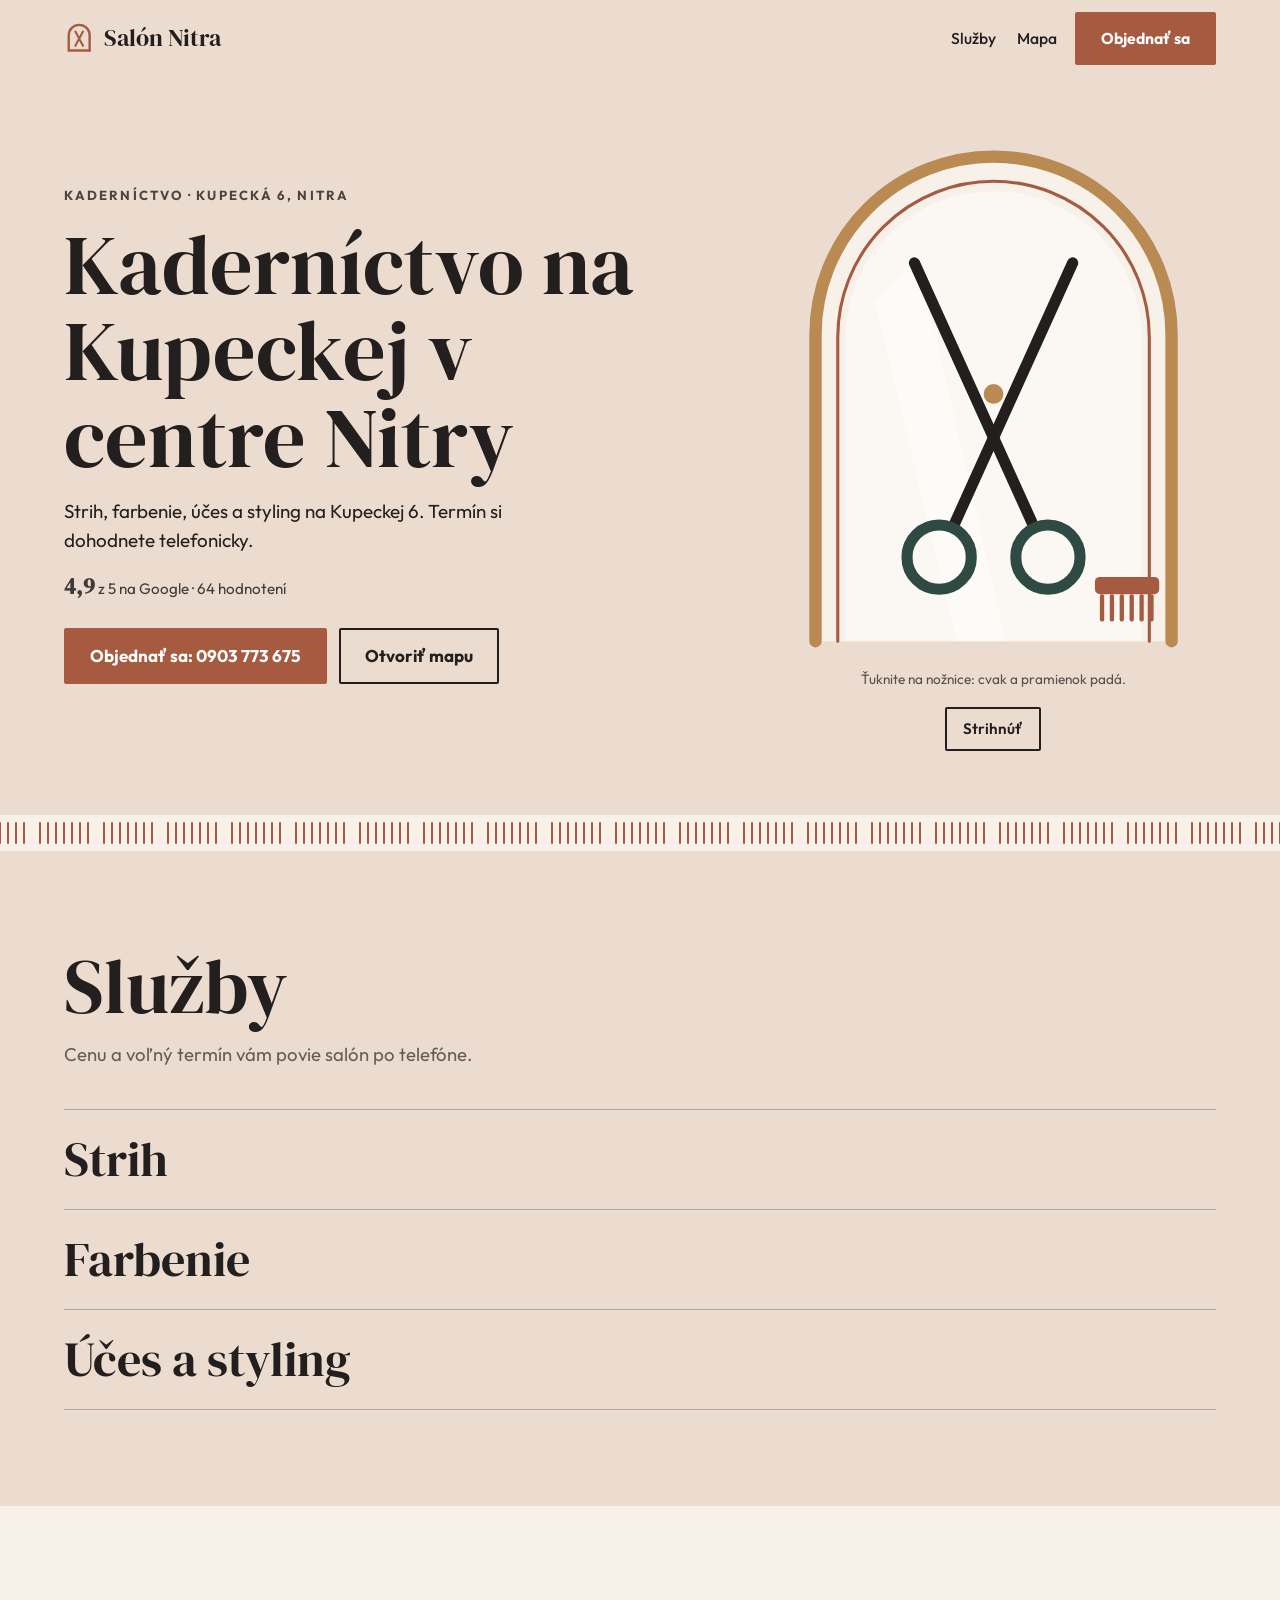
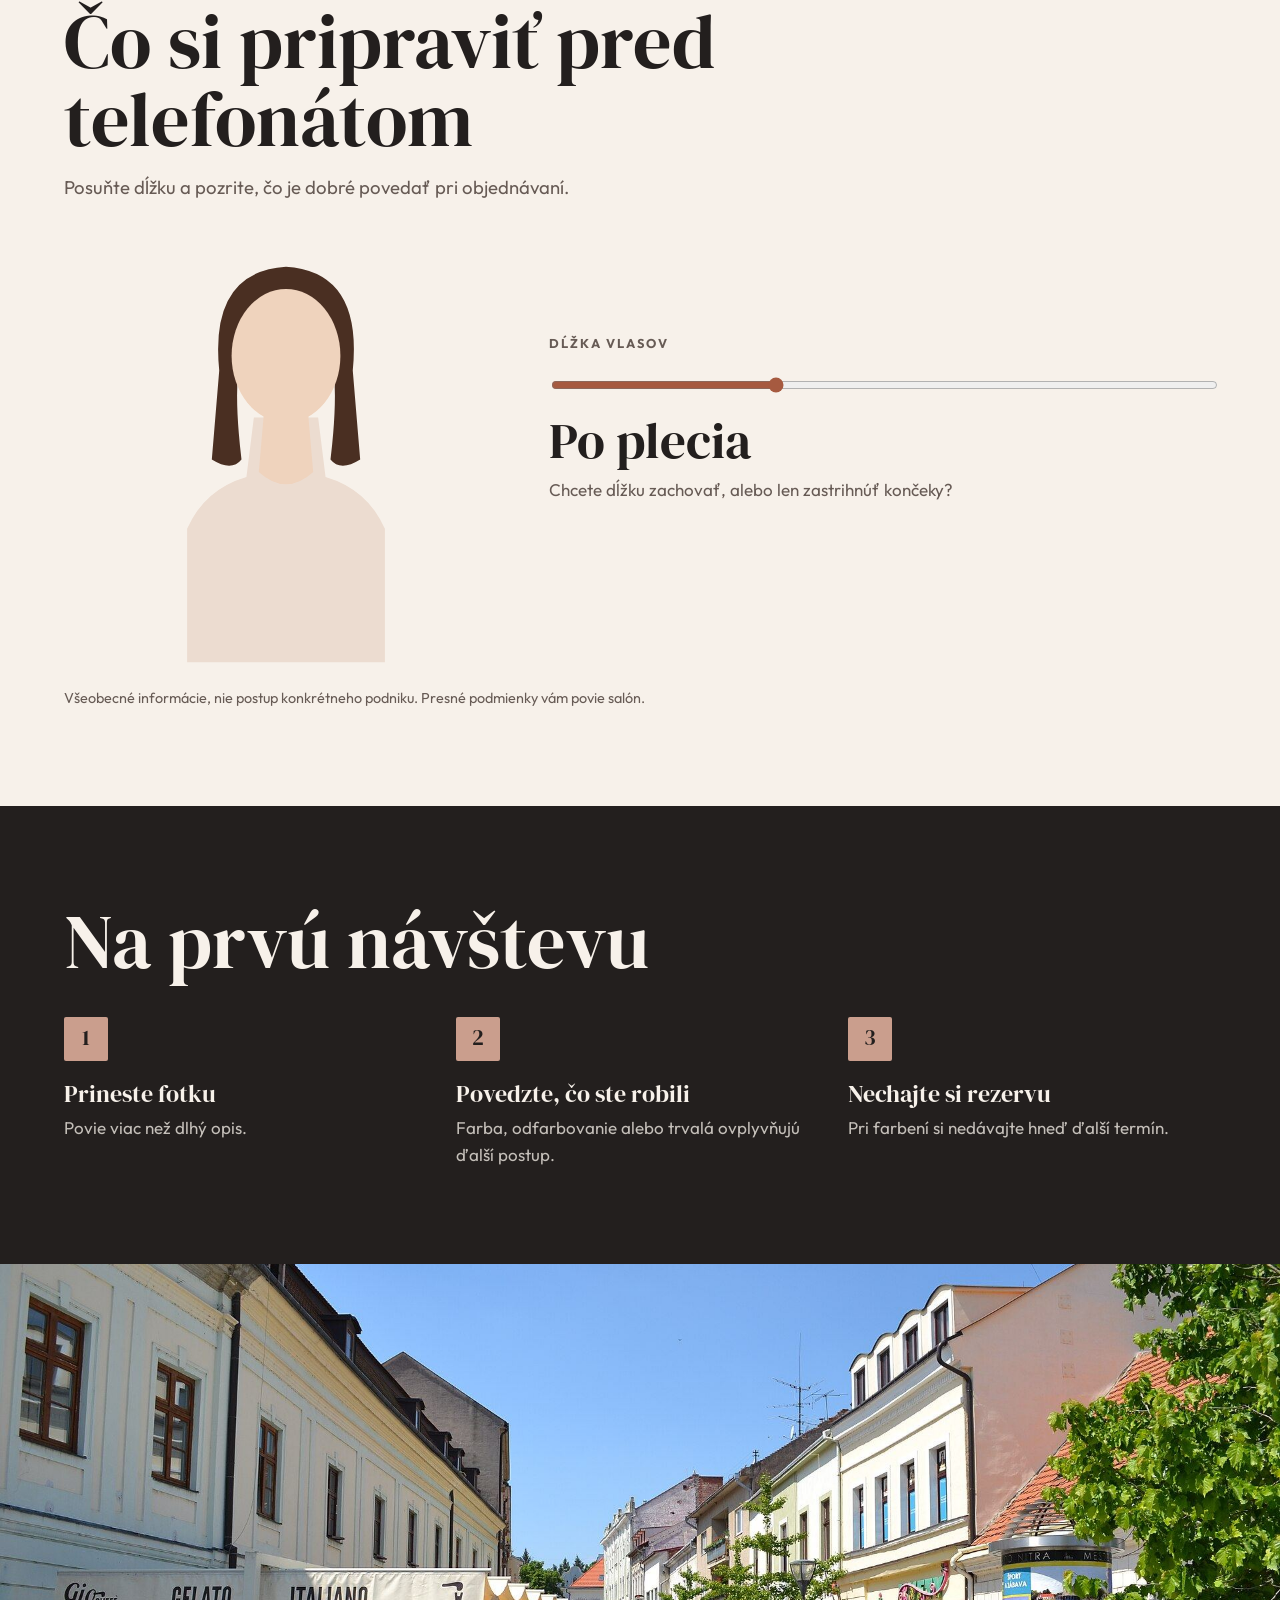
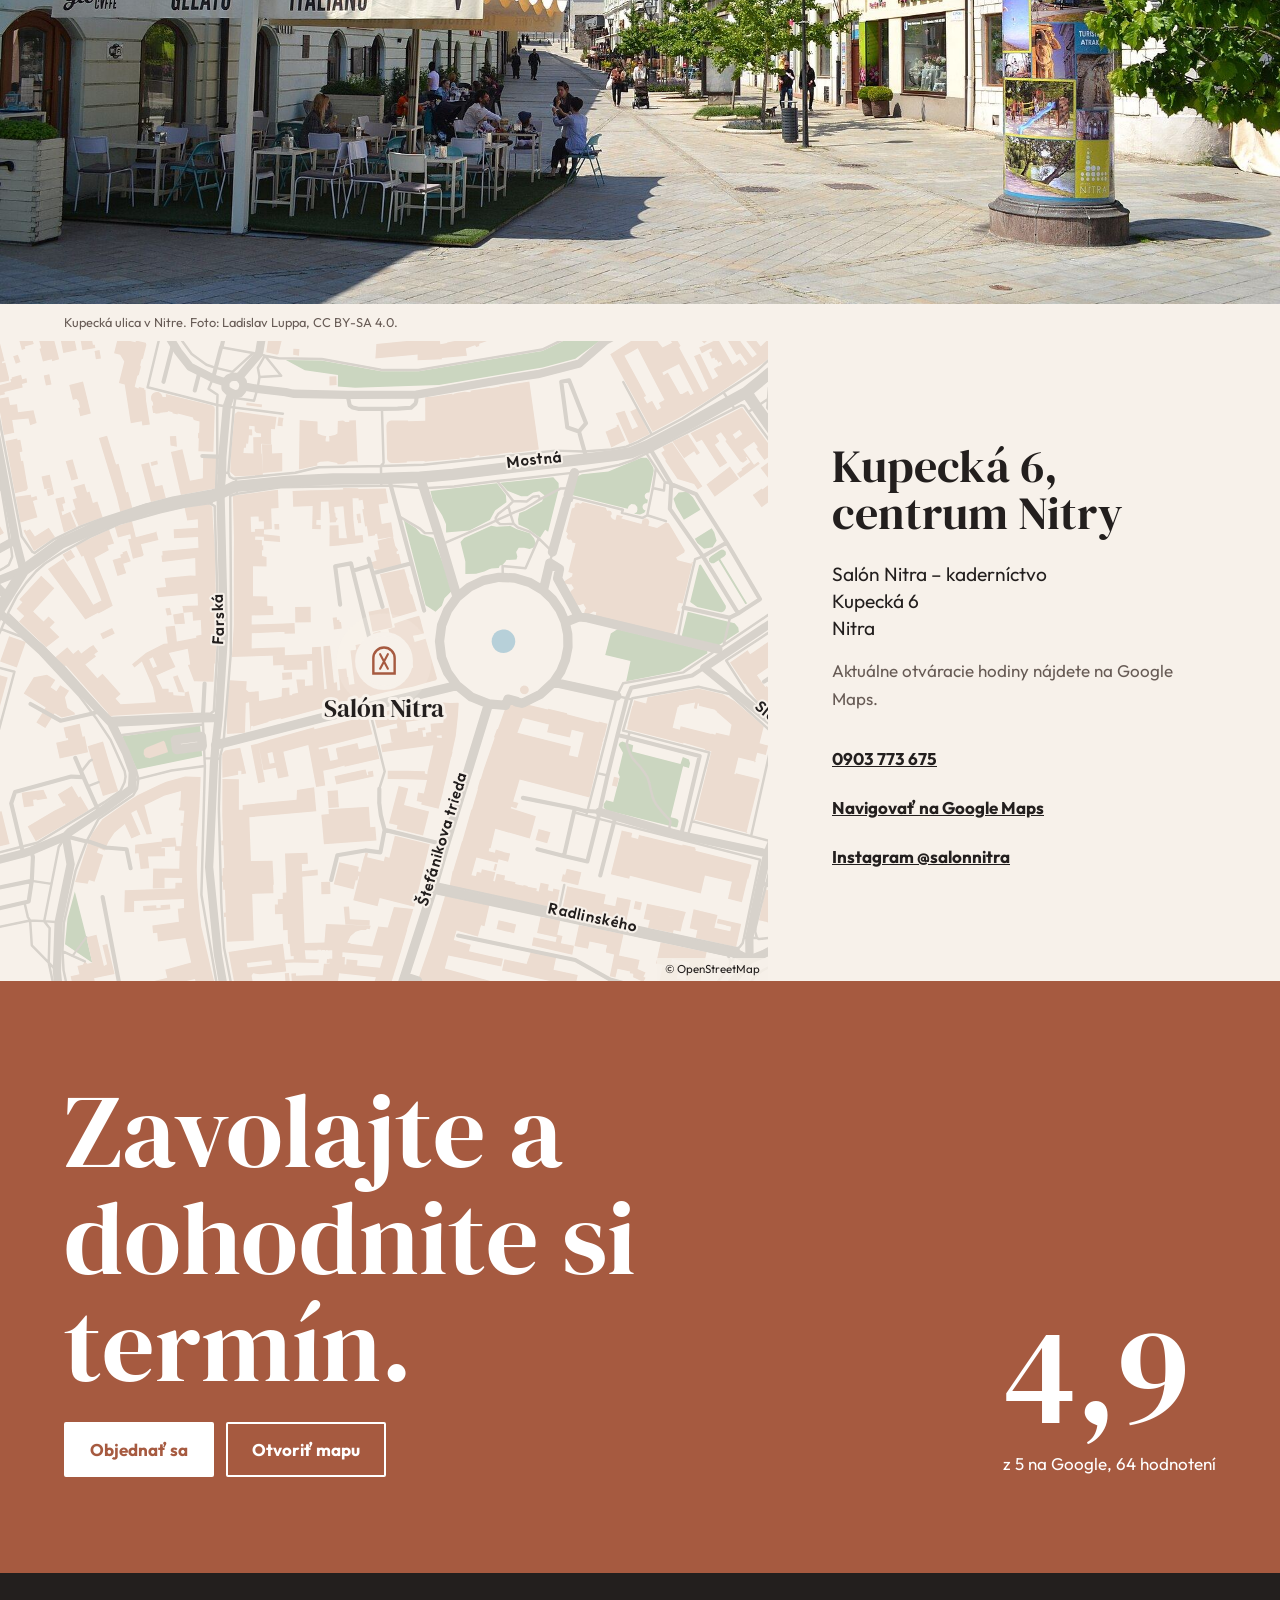
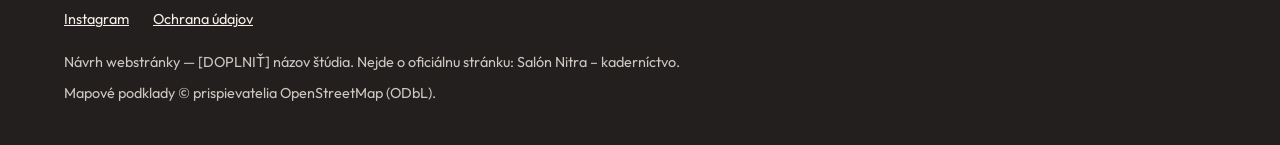
<file: index.html>
<!doctype html>
<html lang="sk">
<head>
  <meta charset="utf-8">
  <meta name="viewport" content="width=device-width, initial-scale=1">
  <title>Salón Nitra | Kaderníctvo na Kupeckej</title>
  <meta name="description" content="Salón Nitra, kaderníctvo na Kupeckej 6: strih, farbenie, účes a styling. Hodnotenie 4,9 z 5, objednanie telefonicky.">
  <meta name="theme-color" content="#ecdcd0">
  <meta property="og:type" content="website">
  <meta property="og:locale" content="sk_SK">
  <meta property="og:title" content="Salón Nitra | Kaderníctvo na Kupeckej">
  <meta property="og:description" content="Kaderníctvo na Kupeckej 6 v Nitre.">
  <meta property="og:image" content="assets/og.jpg">
  <meta property="og:image:width" content="1200">
  <meta property="og:image:height" content="630">
  <meta property="og:image:alt" content="Oblúkové salónové zrkadlo s nožnicami a hrebeňom">
  <link rel="icon" href="assets/favicon.svg" type="image/svg+xml">
  <link rel="preconnect" href="https://fonts.googleapis.com">
  <link rel="preconnect" href="https://fonts.gstatic.com" crossorigin>
  <link href="https://fonts.googleapis.com/css2?family=DM+Serif+Display&family=Outfit:wght@400;500;600&display=swap" rel="stylesheet">
  <link rel="stylesheet" href="style.css">
  <script defer src="idea.js"></script>
  <script defer src="site.js"></script>
  <script type="application/ld+json">
{
  "@context": "https://schema.org",
  "@type": "HairSalon",
  "name": "Salón Nitra – kaderníctvo",
  "address": {
    "@type": "PostalAddress",
    "streetAddress": "Kupecká 6",
    "addressLocality": "Nitra",
    "addressCountry": "SK"
  },
  "telephone": "+421903773675",
  "sameAs": [
    "https://www.instagram.com/salonnitra/"
  ]
}
  </script>
</head>
<body>
  <a class="skip-link" href="#ponuka">Preskočiť na obsah</a>

  <header class="topbar">
    <a class="brand" href="#top" aria-label="Salón Nitra – kaderníctvo, začiatok stránky"><svg class="brand-mark" viewBox="0 0 32 32" aria-hidden="true" focusable="false"><path d="M5 29 V13 A11 11 0 0 1 27 13 V29Z" fill="none" stroke="#a65a40" stroke-width="2.5"/><path d="M12 9 L20 24 M20 9 L12 24" stroke="#a65a40" stroke-width="2.2" stroke-linecap="round"/></svg><span>Salón Nitra</span></a>
    <nav class="topbar-nav" aria-label="Hlavná navigácia">
      <a href="#ponuka">Služby</a>
      <a href="#hodiny">Mapa</a>
      <a class="button topbar-cta" href="tel:+421903773675">Objednať sa</a>
    </nav>
  </header>

  <main id="top">
    <section class="hero hero--split">

      <div class="hero-copy">
        <p class="hero-kicker">Kaderníctvo · Kupecká 6, Nitra</p>
        <h1>Kaderníctvo na Kupeckej v centre Nitry</h1>
        <p class="hero-lede">Strih, farbenie, účes a styling na Kupeckej 6. Termín si dohodnete telefonicky.</p>
        <p class="hero-rating"><strong>4,9</strong> z 5 na Google · 64 hodnotení</p>
        <div class="actions">
          <a class="button" href="tel:+421903773675">Objednať sa: 0903 773 675</a>
          <a class="button button-ghost" href="https://www.google.com/maps/search/?api=1&amp;query=Sal%C3%B3n%20Nitra%20%E2%80%93%20kadern%C3%ADctvo%20Kupeck%C3%A1%206%20Nitra" rel="noopener">Otvoriť mapu</a>
        </div>
      </div>
      <div class="hero-art">
        <svg class="art salon" viewBox="0 0 360 440" role="group" aria-label="Oblúkové salónové zrkadlo s nožnicami a hrebeňom">
<path class="fa4" d="M36 424 V176 A144 144 0 0 1 324 176 V424Z"/>
<path d="M60 424 V180 A120 120 0 0 1 300 180 V424Z" fill="#fff" opacity=".45"/>
<path d="M118 110 L190 424 H150 L84 150Z" fill="#fff" opacity=".35"/>
<path class="sa5" d="M36 424 V176 A144 144 0 0 1 324 176 V424" stroke-width="10"/>
<path class="sa1" d="M54 424 V178 A126 126 0 0 1 306 178 V424" stroke-width="2.5"/>
<path class="hair sa1" opacity="0" stroke-width="4" d="M244 120 q12 22 -2 46 q-10 20 4 40"/>
<g class="shears" role="button" tabindex="0" aria-label="Cvaknúť nožnicami">
  <g class="blade blade-a">
    <path class="sa2" d="M116 118 L212 330" stroke-width="9"/>
    <circle class="sa3" cx="224" cy="356" r="26" stroke-width="9"/>
  </g>
  <g class="blade blade-b">
    <path class="sa2" d="M244 118 L148 330" stroke-width="9"/>
    <circle class="sa3" cx="136" cy="356" r="26" stroke-width="9"/>
  </g>
  <circle class="fa5" cx="180" cy="224" r="8"/>
</g>
<rect class="fa1" x="262" y="372" width="52" height="14" rx="4"/>
<rect class="fa1" x="266" y="386" width="3.5" height="22" rx="1.5"/><rect class="fa1" x="274" y="386" width="3.5" height="22" rx="1.5"/><rect class="fa1" x="282" y="386" width="3.5" height="22" rx="1.5"/><rect class="fa1" x="290" y="386" width="3.5" height="22" rx="1.5"/><rect class="fa1" x="298" y="386" width="3.5" height="22" rx="1.5"/><rect class="fa1" x="306" y="386" width="3.5" height="22" rx="1.5"/>
        </svg>
<p class="idea-hint">Ťuknite na nožnice: cvak a pramienok padá.</p>
<div class="controls"><button class="control" type="button" data-snip>Strihnúť</button></div>
      </div>
    </section>

    <div class="divider" aria-hidden="true"></div>

    <section class="block tone-alt " id="ponuka">
      <div class="block-inner">
        <h2 class="block-title">Služby</h2><p class="block-lead">Cenu a voľný termín vám povie salón po telefóne.</p>
        <ul class="rows"><li class="row"><h3 class="row-name">Strih</h3></li><li class="row"><h3 class="row-name">Farbenie</h3></li><li class="row"><h3 class="row-name">Účes a styling</h3></li></ul>
        
      </div>
    </section>

    <section class="block tone-base ">
      <div class="block-inner">
        <h2 class="block-title">Čo si pripraviť pred telefonátom</h2><p class="block-lead">Posuňte dĺžku a pozrite, čo je dobré povedať pri objednávaní.</p>
        <div class="length-tool">
          <svg class="length-art" viewBox="0 0 220 340" aria-hidden="true" focusable="false"><path class="length-hair" d="M60 100 Q52 26 110 22 Q168 26 160 100 Q160 124 150 134 Q156 90 138 74 Q110 86 82 74 Q64 90 70 134 Q60 124 60 100Z"/><path class="length-hair is-active" d="M56 104 Q48 24 110 20 Q172 24 164 104 L170 176 Q154 186 146 176 Q156 92 138 74 Q110 86 82 74 Q64 92 74 176 Q66 186 50 176Z"/><path class="length-hair" d="M54 104 Q46 22 110 18 Q174 22 166 104 L176 232 Q156 246 146 232 Q156 92 138 74 Q110 86 82 74 Q64 92 74 232 Q64 246 44 232Z"/><path class="length-hair" d="M52 104 Q44 20 110 16 Q176 20 168 104 L184 320 Q158 334 146 318 Q156 92 138 74 Q110 86 82 74 Q64 92 74 318 Q62 334 36 320Z"/><ellipse cx="110" cy="92" rx="44" ry="54" fill="#efd3bd"/><path d="M84 142 H136 L142 190 Q176 200 190 232 V340 H30 V232 Q44 200 78 190Z" fill="var(--bg-alt)"/><path d="M92 140 H128 L132 186 Q110 206 88 186Z" fill="#efd3bd"/></svg>
          <div><label class="label" for="length-range">Dĺžka vlasov</label><input class="length-range" id="length-range" type="range" min="0" max="3" step="1" value="1"><div class="length-name">Po plecia</div><p class="length-text" aria-live="polite">Chcete dĺžku zachovať, alebo len zastrihnúť končeky?</p><span hidden data-length-name="Krátke" data-length-text="Ako často vlasy upravujete a koľko času im ráno venujete?"></span><span hidden data-length-name="Po plecia" data-length-text="Chcete dĺžku zachovať, alebo len zastrihnúť končeky?"></span><span hidden data-length-name="Pod plecia" data-length-text="Pri farbení opíšte, čo je na vlasoch teraz. Dĺžka ovplyvňuje čas aj cenu."></span><span hidden data-length-name="Dlhé" data-length-text="Pri farbení alebo účese si nechajte viac času a povedzte to už pri objednaní."></span></div>
        </div>
        <p class="block-note">Všeobecné informácie, nie postup konkrétneho podniku. Presné podmienky vám povie salón.</p>
      </div>
    </section>

    <section class="block tone-ink ">
      <div class="block-inner">
        <h2 class="block-title">Na prvú návštevu</h2>
        <ol class="steps" style="--step-count: 3"><li class="step"><h3 class="step-title">Prineste fotku</h3><p class="step-text">Povie viac než dlhý opis.</p></li><li class="step"><h3 class="step-title">Povedzte, čo ste robili</h3><p class="step-text">Farba, odfarbovanie alebo trvalá ovplyvňujú ďalší postup.</p></li><li class="step"><h3 class="step-title">Nechajte si rezervu</h3><p class="step-text">Pri farbení si nedávajte hneď ďalší termín.</p></li></ol>
        
      </div>
    </section>

    <section class="block tone-base ">
      <figure class="photo-band">
        <img src="assets/photos/kupecka.jpg" width="1920" height="1280" alt="Pešia Kupecká ulica v Nitre so stolmi kaviarní a nízkymi meštianskymi domami" loading="lazy">
        <figcaption>Kupecká ulica v Nitre. Foto: Ladislav Luppa, CC BY-SA 4.0.</figcaption>
      </figure>
    </section>

    <section class="block tone-base " id="hodiny">
      <div class="place-grid">
        <div class="place-map"><svg class="street-map" viewBox="0 0 960 620" role="img" aria-label="Mapa okolia: Salón Nitra – kaderníctvo" preserveAspectRatio="xMidYMid slice">
  <rect width="960" height="620" fill="var(--bg)"/>
  <path d="M-376.3 250.0L-398.5 244.3L-412.3 233.1L-415.6 232.5L-413.8 231.6L-449.5 192.1L-459.8 186.1L-483.9 201.0L-530.7 125.7L-545.6 103.1L-466.7 45.1L-410.2 -6.2L-360.7 -54.9L-328.1 -91.1L-251.9 -188.9L-213.0 -245.1L-177.2 -318.0L-152.3 -379.6L-64.4 -587.0L-56.5 -602.5L-38.6 -647.5L7.5 -640.1L35.5 -715.8L-11.7 -726.4L1.8 -797.7L18.2 -854.5L21.1 -892.3L31.8 -938.2L94.2 -1024.2L110.7 -1042.8L127.8 -1061.5L149.2 -1080.8L172.9 -1100.8L204.4 -1117.8L236.1 -1131.8L288.3 -1152.3L327.6 -1164.1L389.1 -1167.7L433.3 -1166.1L392.1 -818.6L367.5 -631.3L339.2 -558.9L312.8 -507.5L286.4 -442.3L279.7 -394.2L275.2 -335.5L176.4 -329.5L181.0 -223.1L164.1 -66.5L149.1 -64.4L102.4 -221.6L36.6 -204.3L81.7 -28.8L76.5 -26.9L28.2 -105.7L-8.2 -84.6L7.7 -56.1L-48.4 -24.6L-50.0 -23.8L-58.7 -19.0L-116.9 12.8L-129.2 19.8L-137.4 26.6L-186.6 105.9L-188.6 109.1L-207.2 138.9L-211.3 145.4L-216.7 154.2L-219.4 158.6L-276.6 248.4L-314.5 220.2L-317.7 221.0L-367.4 250.6L-376.3 250.0ZM710.9 388.0L708.4 389.3L707.3 391.3L711.5 398.8L706.8 418.6L708.4 422.1L702.1 446.7L695.3 444.9L692.8 448.7L692.8 452.1L695.6 454.5L761.3 470.9L763.0 471.4L764.0 470.7L764.4 469.8L765.4 465.6L764.9 463.7L763.3 462.8L761.0 462.2L757.7 461.4L758.4 458.6L769.7 412.0L775.4 413.6L776.5 409.1L775.3 405.5L769.5 402.9L767.2 409.7L720.3 397.6L721.4 391.6L710.9 388.0ZM786.8 216.5L811.1 256.4L811.2 257.6L811.1 258.9L810.3 260.7L808.9 262.1L807.0 262.8L805.1 262.6L783.5 257.8L776.6 252.9L785.3 217.0L786.8 216.5ZM716.0 162.5L717.1 159.8L719.6 158.0L723.2 158.3L725.3 160.8L725.5 163.3L725.0 165.6L722.2 167.4L728.1 168.0L732.1 166.5L733.5 164.3L732.1 163.7L731.1 162.7L730.5 161.4L730.5 159.9L731.1 158.7L732.2 157.7L733.6 157.2L735.0 157.2L735.7 153.8L734.3 153.2L733.2 152.3L732.7 151.1L732.6 149.5L733.2 148.2L734.3 147.2L735.7 146.7L737.1 146.8L741.3 125.6L740.9 122.7L736.5 115.1L734.4 113.0L729.3 113.1L697.3 126.4L671.6 129.0L666.4 131.4L661.1 148.9L716.0 162.5ZM557.6 190.8L554.1 194.8L558.8 213.5L558.8 225.8L569.2 225.5L577.2 223.4L581.8 221.0L584.2 220.3L591.2 219.8L592.2 217.6L594.7 216.9L597.6 213.8L598.6 212.1L608.3 211.7L609.2 208.8L608.0 204.5L610.5 200.4L615.8 200.3L621.0 201.6L625.4 199.9L627.0 195.9L625.4 191.3L621.2 186.3L608.8 182.4L602.5 179.1L589.1 179.9L583.9 179.0L557.6 190.8ZM593.2 138.1L592.9 137.4L644.0 132.1L649.1 137.5L649.4 143.2L639.0 184.7L636.1 182.8L631.2 190.6L619.3 182.0L610.3 177.7L609.8 172.8L611.1 166.6L617.0 164.5L633.2 155.3L635.4 149.4L630.5 145.6L624.5 146.8L619.0 150.3L612.9 150.5L599.7 145.1L593.2 138.1ZM770.5 173.2L786.6 163.5L780.6 153.6L779.2 151.4L773.7 146.1L765.5 146.7L760.4 152.7L763.3 161.1L770.5 173.2ZM805.2 203.0L796.8 208.5L794.7 210.8L795.0 213.6L797.1 215.4L799.6 215.2L804.1 212.3L830.0 254.7L831.2 254.9L831.5 253.8L805.7 211.3L809.8 208.6L811.2 206.8L811.1 204.2L809.0 202.2L807.1 202.0L805.2 203.0ZM562.8 183.6L540.1 185.4L540.1 177.6L536.3 168.7L527.2 154.8L525.0 145.3L589.4 137.7L598.1 149.3L598.6 156.2L587.6 164.1L582.6 173.4L562.8 183.6ZM797.5 181.3L800.0 185.5L802.2 193.5L798.3 199.7L790.0 201.2L783.5 195.7L781.1 191.5L797.5 181.3ZM823.8 281.9L822.6 282.7L803.8 295.1L767.9 287.6L774.2 262.2L819.7 273.4L823.2 277.5L823.8 281.9ZM614.8 -510.5L579.2 -523.2L518.6 -536.9L473.7 -545.3L430.9 -541.9L393.7 -530.2L391.1 -529.6L371.1 -522.5L330.8 -485.7L322.2 -470.5L314.2 -451.1L309.1 -426.3L303.4 -385.6L300.6 -353.1L299.8 -332.3L314.1 -242.2L321.9 -186.4L322.7 -173.4L317.2 -141.9L335.5 -115.1L360.2 -219.9L370.3 -243.7L384.0 -258.4L385.9 -289.8L375.7 -301.9L395.9 -407.7L398.1 -443.1L385.3 -446.7L391.6 -477.8L410.5 -474.7L419.5 -484.2L428.1 -467.2L454.5 -463.9L466.0 -465.3L466.8 -459.7L520.8 -452.4L522.4 -463.7L550.7 -465.6L545.5 -450.8L559.1 -442.6L575.2 -427.7L582.9 -424.9L603.1 -407.3L609.8 -408.7L648.2 -386.6L659.5 -381.2L655.2 -372.7L662.4 -330.8L684.3 -344.5L750.3 -224.9L797.4 -142.2L782.8 -99.3L751.3 -63.1L713.7 -28.6L633.4 9.6L513.6 29.2L477.1 29.2L419.4 18.8L384.9 18.3L403.3 28.4L435.4 33.0L435.3 44.0L452.2 45.2L533.4 42.7L633.7 25.6L665.4 17.2L697.2 -6.2L731.7 -25.1L799.1 -75.4L787.8 -86.7L803.6 -103.5L809.5 -96.8L814.8 -94.4L815.5 -101.1L821.6 -107.1L828.0 -106.9L831.2 -123.7L816.5 -127.0L810.6 -151.0L747.1 -264.8L713.1 -325.7L713.5 -331.2L705.1 -339.8L667.6 -398.9L657.3 -426.6L651.0 -445.2L639.7 -461.3L629.1 -478.1L613.3 -507.3L614.8 -510.5ZM960.5 589.7L949.6 590.7L930.5 576.1L931.1 573.1L929.9 570.8L970.9 549.4L981.0 559.5L960.5 589.7ZM694.3 304.1L699.7 283.3L706.1 279.3L793.1 300.0L793.3 302.5L766.1 319.6L714.6 329.6L718.8 310.1L694.3 304.1ZM226.3 382.8L240.6 415.1L303.9 402.1L302.9 392.9L278.8 396.4L277.4 386.1L302.8 382.5L301.7 372.6L226.3 382.8ZM499.3 173.8L510.9 181.4L515.8 187.0L527.7 190.8L546.8 241.0L538.6 249.3L536.0 256.4L529.9 262.3L520.3 256.0L499.3 173.8ZM-238.9 585.2L-106.3 483.7L-104.2 478.0L-101.4 470.5L-89.9 463.2L-83.2 455.4L-94.5 439.7L-75.6 424.8L-53.4 463.0L-48.0 473.4L-60.3 478.6L-135.4 558.0L-116.9 574.0L-122.3 581.1L-151.6 557.0L-174.9 540.5L-209.4 580.4L-190.3 597.4L-210.2 619.8L-238.9 585.2ZM-78.6 619.4L-29.8 567.4L-66.1 524.3L-122.1 582.6L-78.6 619.4ZM-93.0 413.6L-48.2 388.1L-54.2 381.2L-13.3 353.8L-30.9 322.3L-0.2 303.0L4.9 312.9L-26.6 408.4L-38.1 398.8L-85.3 425.5L-93.0 413.6ZM191.7 577.5L197.4 602.2L171.0 584.5L173.4 559.4L180.5 533.3L191.7 577.5Z" fill="color-mix(in srgb, #4f8a4a 26%, var(--bg))"/>
  <path d="M589.5 281.3L592.0 280.1L594.7 279.5L597.4 279.6L600.1 280.3L602.5 281.7L604.5 283.6L606.0 285.9L606.9 288.5L607.2 291.3L606.7 294.0L605.7 296.5L604.0 298.8L601.7 300.6L599.0 301.8L596.1 302.3L593.1 302.0L590.4 301.0L587.9 299.3L586.1 297.0L584.8 294.3L584.3 291.4L584.5 288.4L585.6 285.6L587.2 283.2L589.5 281.3Z" fill="color-mix(in srgb, #3a8fb7 34%, var(--bg))"/>
  <path d="M217.9 -48.3L212.7 -29.8L192.9 -35.1L203.0 -71.6L213.7 -68.6L222.8 -65.9L220.3 -56.8L240.5 -51.4L245.1 -70.3L265.4 -64.9L256.1 -29.4L236.3 -34.4L238.4 -42.9L217.9 -48.3ZM4.2 170.6L6.3 174.3L-1.6 178.7L-3.7 175.0L4.2 170.6ZM431.8 160.7L432.2 166.5L432.9 166.5L433.1 170.2L435.2 172.3L433.4 174.6L433.4 175.6L427.5 175.8L427.2 167.0L426.9 167.0L426.2 155.5L425.2 144.3L440.5 143.8L440.7 160.1L431.8 160.7ZM129.3 41.6L130.0 45.1L112.3 49.4L112.8 51.6L104.7 53.5L102.4 44.1L118.8 39.8L129.5 37.1L133.6 36.0L134.4 40.2L129.3 41.6ZM721.6 671.7L704.0 667.1L706.2 658.4L723.5 662.9L721.6 671.7ZM780.0 32.5L789.0 49.4L794.5 45.9L799.0 54.2L786.2 62.3L780.2 50.5L772.9 36.5L780.0 32.5ZM-3.7 175.0L-1.6 178.7L-8.9 183.0L-11.0 179.2L-3.7 175.0ZM744.7 67.0L747.3 65.5L755.0 80.1L740.2 88.0L717.8 47.0L727.8 41.7L733.9 53.2L731.6 54.5L734.9 60.6L739.7 69.6L744.7 67.0ZM-12.3 136.4L-18.3 139.6L-20.2 140.2L-22.3 136.2L-16.4 133.1L-14.5 132.4L-12.3 136.4ZM391.1 327.7L381.7 328.3L381.2 321.4L390.7 321.0L391.1 327.7ZM388.3 335.7L388.5 343.2L391.2 343.1L391.0 342.0L396.8 340.8L395.0 328.0L403.4 328.0L403.4 334.2L411.1 333.4L414.6 357.2L380.1 366.4L379.8 365.4L378.1 357.2L378.8 357.0L376.9 345.6L380.9 344.5L381.1 336.4L388.3 335.7ZM181.3 163.1L178.3 153.6L182.5 152.1L185.2 161.5L181.3 163.1ZM468.7 380.9L435.5 389.4L430.2 371.7L464.0 363.2L468.7 380.9ZM816.4 567.4L811.2 566.2L811.2 565.9L802.5 564.0L803.4 559.8L817.4 562.9L816.4 567.4ZM-27.9 155.0L-27.4 154.8L-25.3 158.5L-31.3 161.7L-33.4 162.8L-35.5 159.2L-27.9 155.0ZM414.6 173.4L414.4 178.0L418.8 178.2L418.7 182.3L410.4 182.1L410.6 173.2L414.6 173.4ZM32.9 -18.2L29.7 -23.7L26.5 -21.9L21.3 -31.0L26.9 -34.1L28.5 -31.3L36.4 -35.9L43.2 -23.9L32.9 -18.2ZM959.4 388.5L946.8 373.3L947.2 370.8L959.9 361.3L962.9 364.4L972.8 377.4L963.3 385.1L959.4 388.5ZM608.0 565.3L606.0 573.8L601.5 572.6L603.5 564.1L608.0 565.3ZM518.8 283.2L513.5 284.5L512.8 281.8L513.6 281.5L512.2 276.3L516.6 274.9L518.8 283.2ZM581.4 494.4L587.4 495.8L588.2 492.5L588.9 492.8L593.0 494.0L591.0 502.0L590.1 505.5L569.5 500.4L564.7 517.5L569.1 518.3L570.0 514.2L574.1 515.1L574.8 511.8L587.9 514.6L585.8 522.9L582.6 535.9L543.6 527.7L546.5 513.4L546.9 513.6L555.6 484.6L555.9 484.7L582.2 491.1L581.4 494.4ZM489.6 548.3L508.4 550.3L507.5 553.2L506.3 557.2L504.0 564.6L502.3 570.2L483.7 568.1L489.6 548.3ZM765.8 22.2L749.6 30.4L747.8 31.2L747.5 30.6L743.8 23.5L744.4 23.0L761.3 14.8L765.8 22.2ZM746.7 668.6L741.3 676.7L724.0 672.2L726.2 663.5L746.7 668.6ZM837.4 -29.6L839.5 -27.4L838.2 -25.9L835.9 -28.0L837.4 -29.6ZM609.8 655.9L609.4 655.8L601.0 653.7L602.2 648.6L612.5 651.1L613.9 650.4L614.8 651.6L620.6 653.0L619.3 657.9L609.8 655.9ZM449.9 320.2L447.5 299.8L453.1 299.1L457.4 319.3L449.9 320.2ZM-7.7 69.7L-3.5 77.3L-7.4 79.6L-9.4 75.9L-11.5 71.8L-7.7 69.7ZM842.5 117.0L844.0 119.0L840.0 121.9L838.5 119.9L842.5 117.0ZM628.3 573.6L631.7 558.1L636.1 559.1L636.2 558.7L650.7 561.7L647.8 575.2L647.3 577.6L628.3 573.6ZM539.9 -31.0L534.2 -30.0L530.1 -29.1L528.4 -42.8L549.6 -43.9L554.1 -18.1L554.6 -13.5L543.4 -12.2L539.9 -31.0ZM-6.1 98.5L-14.0 103.1L-16.4 98.8L-15.4 98.2L-8.5 94.4L-6.1 98.5ZM374.9 680.3L368.7 681.0L358.4 682.1L358.6 683.3L356.4 683.7L355.5 674.0L374.1 672.0L374.9 680.3ZM493.1 375.2L493.8 379.2L486.0 380.5L485.2 376.4L493.1 375.2ZM874.1 184.8L890.7 172.5L898.5 183.4L904.0 179.3L909.0 186.3L891.5 199.1L883.6 188.2L879.1 191.6L874.1 184.8ZM817.0 6.3L809.6 -6.0L812.8 -8.1L815.9 -3.2L815.6 -3.2L820.4 4.4L817.0 6.3ZM474.8 158.5L477.8 177.2L487.0 175.7L489.2 189.7L488.8 189.7L474.2 192.1L473.2 186.7L471.3 187.0L471.5 188.2L464.9 189.4L463.4 179.4L461.7 179.7L459.0 162.9L460.7 162.8L459.2 153.8L455.5 154.4L455.4 152.4L455.2 143.4L481.7 142.8L484.1 157.0L474.8 158.5ZM751.7 57.0L748.3 50.5L755.8 46.7L761.6 57.9L762.2 57.6L769.8 72.2L763.2 75.8L755.0 80.1L747.3 65.5L748.5 65.0L746.3 60.1L751.1 57.4L751.7 57.0ZM440.6 624.8L441.0 620.0L460.0 621.7L459.7 626.5L459.2 626.3L454.7 626.0L447.2 625.3L441.7 624.9L440.6 624.8ZM-22.0 455.5L-5.7 459.9L-14.1 491.5L-30.5 487.1L-25.7 469.2L-22.0 455.5ZM854.5 -23.4L864.7 -13.7L857.6 -6.9L848.0 -16.8L854.5 -23.4ZM273.4 630.2L274.7 637.0L257.4 640.5L254.6 641.3L253.0 634.4L273.4 630.2ZM449.5 152.4L450.4 174.0L446.7 174.5L447.1 177.3L442.2 178.1L440.7 160.1L440.5 143.8L440.3 142.4L455.1 142.7L455.2 143.4L455.4 152.4L449.5 152.4ZM11.2 200.8L13.4 204.5L6.0 208.9L3.8 205.1L11.2 200.8ZM274.3 265.1L269.8 265.9L268.2 259.1L272.6 258.4L274.3 265.1ZM797.0 7.0L787.9 11.9L785.3 6.3L794.9 2.1L797.0 7.0ZM634.0 640.3L633.7 640.1L619.2 637.2L605.9 634.3L589.3 630.8L590.8 622.1L591.1 620.3L636.3 631.0L634.0 640.3ZM-12.1 204.7L-20.0 209.1L-22.1 205.4L-14.2 201.0L-12.1 204.7ZM365.4 624.9L366.2 635.6L351.7 636.8L337.4 637.9L336.1 627.9L353.8 625.9L365.4 624.9ZM268.7 608.9L293.2 602.1L287.6 578.3L261.0 581.8L260.3 573.2L302.9 567.0L312.1 606.8L270.1 617.2L270.0 616.9L268.1 608.9L268.7 608.9ZM776.9 52.6L780.2 50.5L786.2 62.3L769.8 72.2L762.2 57.6L761.6 57.9L755.8 46.7L749.2 34.0L750.9 33.1L755.0 30.6L766.8 51.4L768.9 51.4L774.5 48.2L776.9 52.6ZM300.7 320.4L296.7 320.4L293.0 321.6L290.0 313.8L292.3 313.4L300.1 312.3L300.7 320.4ZM658.2 655.4L603.9 642.6L604.2 641.4L605.9 634.3L619.2 637.2L633.7 640.1L634.0 640.3L642.7 642.2L660.4 646.6L658.2 655.4ZM520.2 376.9L517.1 377.2L516.7 374.7L519.8 374.3L520.2 376.9ZM264.2 492.9L264.5 499.2L251.3 499.5L252.6 510.8L244.2 511.5L242.3 496.2L249.8 495.0L249.8 494.7L253.9 494.5L253.8 494.2L264.2 492.9ZM10.4 181.6L12.5 185.3L4.8 189.7L2.7 186.0L10.4 181.6ZM9.6 138.2L13.5 136.1L15.6 139.8L8.2 144.0L5.8 140.1L9.6 138.2ZM844.8 123.0L857.5 113.6L867.0 126.2L854.3 135.5L844.8 123.0ZM275.6 325.3L280.1 323.7L287.0 340.6L280.9 340.1L275.6 325.3ZM502.6 570.2L496.4 591.5L468.6 586.5L474.4 567.2L483.7 568.1L502.3 570.2L502.6 570.2ZM-2.0 110.5L-8.9 114.5L-9.4 114.8L-11.5 111.3L-4.1 107.0L-2.0 110.5ZM160.9 454.9L169.5 469.0L142.7 484.7L134.8 470.3L160.9 454.9ZM341.8 416.3L338.7 416.4L338.0 409.2L341.6 409.2L341.8 416.3ZM718.5 610.8L706.2 608.2L704.2 616.7L698.7 615.4L703.0 594.3L707.6 595.3L721.4 598.3L718.5 610.8ZM837.2 149.3L846.0 142.8L846.6 143.8L850.7 140.8L858.6 151.4L845.8 161.1L837.2 149.3ZM283.5 489.4L285.2 469.7L282.9 469.6L283.2 466.7L285.6 466.9L286.6 455.1L281.2 454.7L281.5 452.0L282.5 451.9L301.1 452.7L297.8 489.4L283.5 489.4ZM265.4 337.0L271.3 336.9L271.3 340.3L275.7 340.2L276.1 343.2L286.9 343.8L287.0 340.6L290.7 339.2L295.5 359.6L268.3 360.2L267.3 341.0L265.4 337.0ZM611.4 424.9L605.1 446.0L610.2 447.5L608.1 453.0L603.3 451.1L602.7 452.7L627.1 460.5L624.2 471.2L564.1 455.7L564.8 453.6L565.2 453.8L571.0 433.9L570.6 433.8L573.2 424.5L573.7 424.6L576.8 414.4L611.4 424.9ZM584.6 649.6L570.9 646.4L572.4 640.3L572.6 640.3L584.1 643.1L583.6 645.5L585.5 646.0L584.6 649.6ZM455.7 395.6L472.7 391.7L475.5 404.8L441.9 412.4L441.7 411.3L440.0 404.0L439.0 399.5L455.7 395.6ZM439.8 592.2L439.6 596.7L439.4 603.6L437.6 603.4L427.6 602.2L424.4 602.8L424.8 598.7L427.0 598.9L427.1 598.2L429.9 598.4L429.9 590.3L427.0 590.2L427.0 590.7L426.3 590.8L426.3 590.1L423.5 590.0L423.5 590.7L422.8 590.6L422.8 590.0L419.8 589.9L419.8 590.5L419.1 590.5L419.1 589.8L415.5 589.8L415.5 590.5L403.3 590.3L402.5 583.0L403.1 583.1L422.3 582.8L440.1 583.4L439.8 592.2ZM410.4 309.8L405.4 310.1L405.9 318.2L382.9 318.8L382.7 313.9L372.7 314.4L372.3 305.0L384.0 304.5L410.2 303.3L410.4 309.8ZM281.4 659.7L280.3 651.4L301.7 649.9L300.5 642.2L282.8 644.3L281.9 635.9L317.6 631.5L320.8 654.9L286.2 659.1L281.4 659.7ZM539.6 648.3L522.2 643.6L519.5 651.3L519.4 651.7L503.7 646.0L509.4 629.3L526.2 634.6L536.9 637.9L538.3 638.3L542.2 639.6L539.6 648.3ZM-24.6 182.4L-32.3 186.8L-34.3 183.1L-26.7 178.7L-24.6 182.4ZM351.1 503.8L372.0 503.4L373.3 526.7L372.6 526.7L372.9 534.9L352.3 535.6L342.2 536.0L342.0 531.2L325.9 531.6L324.3 531.7L323.9 523.9L322.2 523.9L322.0 518.1L323.6 518.1L323.7 510.5L325.2 510.5L341.3 510.0L341.1 504.0L351.1 503.8ZM692.9 545.2L690.0 558.7L652.6 550.7L657.4 528.2L694.8 536.2L692.9 545.2ZM418.8 296.2L422.2 337.6L424.6 336.9L427.1 353.8L427.2 354.1L414.6 357.2L411.1 333.4L410.4 309.8L410.2 303.3L410.3 296.7L418.8 296.2ZM971.9 608.0L960.0 598.6L977.4 576.5L989.3 585.7L971.9 608.0ZM530.6 365.0L509.4 367.9L508.7 354.1L531.0 351.3L530.6 365.0ZM444.1 191.0L444.9 197.0L436.6 198.1L436.3 191.2L444.1 191.0ZM-2.0 144.2L0.5 148.0L3.0 152.1L-0.8 153.9L-5.4 146.3L-2.0 144.2ZM-54.5 582.7L-55.7 578.6L-58.8 579.5L-60.0 575.2L-56.9 574.2L-58.2 570.3L-43.3 565.9L-42.8 567.5L-38.0 568.1L-36.6 570.3L-36.4 573.1L-37.8 575.2L-40.5 576.1L-39.9 578.0L-54.5 582.7ZM317.3 250.1L299.6 250.5L299.4 244.5L261.1 248.2L259.4 239.2L268.9 238.3L269.3 238.3L292.6 236.2L306.7 235.1L306.9 237.4L316.8 236.5L317.3 250.1ZM579.8 603.1L580.0 602.0L581.4 595.5L595.3 598.5L593.6 605.9L579.8 603.1ZM224.8 352.0L259.0 350.0L256.2 335.4L245.4 310.6L238.2 316.2L235.9 313.2L249.6 302.1L252.5 308.0L256.3 316.9L259.2 324.1L265.4 337.0L267.3 341.0L268.3 360.2L217.2 363.0L214.3 364.5L212.5 362.7L212.8 360.7L208.8 356.1L219.9 346.4L224.8 352.0ZM638.5 595.6L636.0 607.3L618.1 603.6L622.3 591.5L638.5 595.6ZM406.8 -4.8L403.5 -8.8L404.3 -20.3L402.8 -20.6L402.3 -18.5L402.0 -17.7L399.0 -18.5L398.7 -18.9L398.7 -21.9L395.6 -22.7L398.1 -51.4L408.0 -50.6L408.2 -53.2L408.5 -56.3L409.8 -57.5L417.1 -56.7L418.1 -55.5L417.7 -49.6L421.3 -49.2L421.0 -45.7L419.1 -11.5L416.4 -11.4L416.2 -8.0L411.0 -4.5L406.8 -4.8ZM463.0 626.7L468.4 627.8L484.1 631.2L474.7 661.3L453.0 661.5L463.0 626.7ZM677.5 660.2L679.6 651.5L685.0 652.4L706.2 658.4L704.0 667.1L677.5 660.2ZM454.2 522.7L452.6 522.3L450.6 531.0L431.3 526.3L436.7 504.9L455.7 509.4L454.8 513.8L457.1 514.3L456.0 518.5L455.3 518.3L454.2 522.7ZM547.5 634.1L551.3 636.3L551.8 634.1L559.5 636.1L559.0 638.1L563.2 638.1L572.4 640.3L570.9 646.4L551.5 641.7L542.2 639.6L538.3 638.3L536.9 637.9L538.6 632.1L547.5 634.1ZM798.2 9.8L800.6 15.4L800.0 16.1L797.5 17.3L795.0 11.1L798.2 9.8ZM679.1 442.3L611.4 424.9L576.8 414.4L587.2 384.4L659.0 401.3L667.7 403.2L687.1 407.1L679.1 442.3ZM-8.3 59.8L-4.0 67.6L-7.7 69.7L-12.0 61.9L-8.3 59.8ZM800.0 568.4L784.9 565.0L783.6 570.8L776.1 569.0L779.9 550.5L803.1 556.0L800.0 568.4ZM143.5 79.5L137.2 81.5L135.6 75.0L119.8 76.6L121.8 88.9L111.7 91.0L108.5 71.5L125.4 69.0L140.5 67.0L143.5 79.5ZM440.9 692.9L443.6 684.0L429.3 684.0L433.9 670.1L434.7 670.0L434.7 670.4L470.7 671.3L471.0 671.8L462.1 697.9L439.9 696.2L440.9 692.9ZM719.3 701.1L711.9 696.8L715.5 690.4L717.5 691.6L718.9 689.2L710.7 686.9L710.1 688.7L696.4 684.4L696.6 684.1L691.6 682.5L693.5 676.9L738.5 689.7L728.2 707.4L727.5 708.6L719.4 705.5L720.5 703.6L722.2 700.8L720.0 699.5L719.3 701.1ZM303.6 703.1L301.9 695.5L316.6 692.0L315.0 684.0L301.2 687.0L299.8 679.3L310.8 676.9L324.4 674.3L329.3 696.9L303.6 703.1ZM534.2 -30.0L535.2 -23.3L533.3 -23.2L533.6 -21.6L531.2 -21.2L530.1 -29.1L534.2 -30.0ZM505.1 242.0L506.2 245.6L507.0 245.4L511.8 261.6L488.3 268.7L482.8 248.6L485.7 247.6L505.1 242.0ZM286.3 549.4L286.1 540.6L237.9 542.6L237.9 553.2L228.4 553.5L228.9 532.0L277.8 530.3L299.2 529.1L300.9 548.5L286.3 549.4ZM-4.6 121.9L-10.8 125.5L-11.8 125.9L-14.1 122.2L-6.8 118.2L-4.6 121.9ZM-8.0 167.6L-5.9 171.3L-13.1 175.5L-15.2 171.8L-8.0 167.6ZM962.9 364.4L980.6 352.2L994.7 370.7L986.4 376.1L979.6 386.6L968.3 391.9L963.3 385.1L972.8 377.4L962.9 364.4ZM493.8 379.2L494.4 383.3L486.7 384.6L486.0 380.5L493.8 379.2ZM192.0 53.7L182.2 56.2L181.7 56.3L178.6 57.1L175.1 42.7L188.4 39.2L192.0 53.7ZM418.9 155.8L418.6 173.4L414.6 173.4L410.6 173.2L410.9 159.9L410.4 144.7L425.2 144.3L426.2 155.5L418.9 155.8ZM926.0 659.3L916.3 651.8L925.9 639.3L935.6 646.7L926.0 659.3ZM835.0 117.2L836.1 116.5L838.5 119.9L840.0 121.9L825.1 132.8L822.0 128.6L827.0 125.0L826.2 123.8L835.0 117.2ZM314.8 617.5L297.5 620.5L296.9 618.0L271.0 624.3L269.3 617.1L270.0 616.9L270.1 617.2L312.1 606.8L314.8 617.5ZM439.4 603.6L439.6 596.7L442.2 596.8L441.8 603.9L439.4 603.6ZM806.1 19.7L803.9 21.0L802.2 17.9L801.2 18.5L800.0 16.1L800.6 15.4L803.3 13.9L806.1 19.7ZM247.0 552.4L246.6 547.3L259.3 546.5L259.6 549.2L259.7 551.6L254.3 551.9L247.0 552.4ZM588.2 513.3L585.9 512.6L587.5 506.4L589.8 506.9L588.2 513.3ZM452.2 188.7L453.1 196.1L444.9 197.0L444.1 191.0L442.2 178.1L447.1 177.3L446.7 174.5L450.4 174.0L452.2 188.7ZM201.5 575.2L208.7 605.5L211.7 603.8L207.2 585.4L212.0 584.2L219.0 613.1L199.1 617.3L207.7 653.5L194.4 656.6L186.0 623.6L178.7 625.5L176.4 615.4L185.0 613.4L183.0 605.4L188.2 604.3L190.2 601.1L192.6 603.3L197.4 602.2L191.7 577.5L201.5 575.2ZM-49.9 268.7L-57.1 273.4L-61.8 266.4L-64.7 268.2L-66.7 263.6L-57.5 257.5L-49.9 268.7ZM414.4 455.6L349.5 461.4L349.3 459.3L348.4 448.9L395.3 444.4L395.7 434.9L412.3 432.4L414.4 455.6ZM760.7 651.9L759.3 651.5L758.7 652.3L758.0 654.1L758.2 655.9L759.5 656.1L759.3 657.2L757.9 656.8L757.6 658.2L756.5 658.0L756.8 656.5L752.6 655.5L751.4 660.4L750.3 660.1L750.5 659.2L745.8 658.0L745.6 659.0L744.5 658.7L744.7 657.8L740.0 656.6L739.8 657.5L738.7 657.1L739.0 656.3L734.1 655.2L733.9 655.9L732.9 655.7L733.1 654.9L728.3 653.6L728.1 654.5L727.0 654.2L727.2 653.3L722.6 652.1L721.9 652.9L721.0 652.3L721.6 651.5L719.5 647.4L718.7 647.7L718.5 646.6L719.4 646.4L720.6 641.5L719.8 641.2L720.0 640.1L720.9 640.4L725.0 638.1L724.8 637.2L725.9 637.1L726.1 638.0L730.8 639.2L731.0 638.2L732.1 638.5L731.9 639.4L736.7 640.6L736.9 639.7L737.9 640.0L737.7 640.8L742.5 642.0L742.7 641.1L743.8 641.4L743.6 642.3L748.3 643.5L748.5 642.6L749.6 642.8L749.4 643.7L754.1 644.9L754.3 644.0L755.4 644.3L755.0 645.9L755.5 645.5L757.5 646.2L758.5 647.7L757.9 650.1L758.5 650.2L758.9 648.9L759.9 649.0L759.6 650.5L760.9 650.9L760.7 651.9ZM-0.8 153.9L-4.5 155.8L-6.9 152.3L-9.2 148.6L-5.4 146.3L-0.8 153.9ZM143.6 444.9L143.5 444.0L140.0 444.5L140.7 450.5L131.2 451.8L129.5 441.5L151.6 438.1L153.9 443.2L143.6 444.9ZM-10.5 154.4L-6.1 161.9L-10.0 164.1L-12.4 160.0L-14.4 156.7L-10.5 154.4ZM763.1 558.6L762.4 562.0L769.2 563.6L767.4 572.1L760.6 570.7L759.9 573.6L751.8 571.8L753.7 561.6L752.6 561.3L753.3 556.5L763.1 558.6ZM277.7 489.6L279.0 489.4L283.5 489.4L297.8 489.4L299.4 489.4L298.6 512.2L281.6 511.2L282.1 493.8L277.5 493.7L277.7 489.6ZM-20.2 140.2L-18.3 139.6L-16.3 143.5L-22.3 146.7L-23.8 147.7L-26.3 143.7L-20.2 140.2ZM748.0 582.5L770.3 587.2L767.4 600.5L759.0 598.7L758.0 603.8L757.4 605.9L743.6 603.1L748.0 582.5ZM980.6 352.2L962.9 364.4L959.9 361.3L954.5 352.9L972.0 340.6L980.6 352.2ZM267.8 388.8L269.2 393.0L270.5 396.9L270.5 398.3L253.0 404.1L248.9 403.2L247.2 400.4L247.4 396.1L249.6 394.1L266.5 387.3L267.8 388.8ZM155.8 32.3L157.9 42.2L152.5 43.2L150.4 33.5L155.8 32.3ZM-28.8 175.0L-36.4 179.3L-38.4 175.6L-30.9 171.2L-28.8 175.0ZM443.4 604.0L443.7 599.0L454.4 599.8L453.9 605.0L443.4 604.0ZM577.4 566.9L574.0 566.0L533.8 555.3L539.2 537.5L582.1 546.6L577.4 566.9ZM278.0 524.7L284.3 524.8L284.5 520.2L267.4 520.0L267.4 530.1L256.0 530.4L256.4 511.0L281.6 511.2L298.6 512.2L299.2 529.1L277.8 530.3L278.0 524.7ZM191.5 682.4L204.8 679.4L210.5 703.7L196.9 706.4L191.5 682.4ZM-57.8 282.0L-50.7 277.3L-46.4 283.8L-53.4 288.5L-57.8 282.0ZM366.2 209.3L366.2 218.5L353.1 218.2L353.1 247.3L366.8 247.5L367.0 256.4L334.5 258.0L334.5 208.0L361.9 208.2L366.2 209.3ZM724.0 672.2L721.6 671.7L723.5 662.9L726.2 663.5L724.0 672.2ZM651.3 583.4L646.3 582.3L647.3 577.6L647.8 575.2L652.9 576.4L651.3 583.4ZM240.2 454.4L235.0 457.3L230.3 447.1L241.6 439.9L247.9 449.8L255.2 477.5L250.0 478.0L240.2 454.4ZM2.1 166.9L4.2 170.6L-3.7 175.0L-5.9 171.3L2.1 166.9ZM109.8 20.2L110.1 21.6L113.1 20.8L116.7 35.4L116.6 38.4L101.7 41.5L97.1 23.1L109.8 20.2ZM505.1 242.0L485.7 247.6L482.8 248.6L476.1 226.0L499.7 220.9L504.7 237.8L503.9 238.0L505.1 242.0ZM-5.7 216.0L-13.8 220.5L-15.9 216.7L-7.9 212.1L-5.7 216.0ZM510.1 -20.2L510.4 -17.1L510.5 -15.9L504.1 -15.3L503.7 -19.5L510.1 -20.2ZM244.1 478.0L235.3 482.0L228.9 468.0L218.8 476.5L213.0 485.0L210.5 490.7L209.3 493.5L203.6 491.2L193.1 486.9L194.0 484.9L197.0 477.5L207.2 463.2L230.3 447.1L235.0 457.3L244.1 478.0ZM447.0 560.2L466.2 561.2L466.0 566.3L442.6 565.2L441.0 548.0L446.1 547.9L447.0 560.2ZM412.6 376.0L416.5 394.1L417.0 395.8L421.1 416.3L423.1 430.5L414.2 432.0L406.7 391.4L382.5 398.0L387.7 421.6L377.3 423.8L375.2 413.5L374.1 408.6L371.9 398.2L369.2 386.2L412.3 374.2L412.6 376.0ZM384.4 602.6L371.5 604.0L371.0 599.8L347.1 602.6L347.9 606.9L332.6 609.4L329.4 591.8L382.1 583.9L384.0 599.5L384.4 602.6ZM655.5 517.1L657.0 511.3L671.2 514.6L668.1 527.3L651.7 523.3L653.3 516.6L655.5 517.1ZM836.1 116.5L835.0 117.2L831.2 112.2L830.6 112.6L825.0 116.6L810.6 96.8L811.9 95.8L818.5 91.8L820.6 94.9L828.0 105.2L836.1 116.5ZM235.1 191.5L234.2 187.3L222.2 190.3L219.2 179.9L235.8 174.7L239.6 190.2L235.1 191.5ZM193.1 486.9L203.6 491.2L201.8 495.6L208.0 498.0L199.6 523.8L194.2 522.1L192.9 525.8L180.8 524.2L193.1 486.9ZM-71.6 91.7L-69.4 88.6L-71.5 86.5L-65.1 78.9L-54.1 87.3L-58.2 92.6L-44.1 103.2L-48.4 109.5L-64.9 97.3L-71.9 92.1L-71.6 91.7ZM264.9 484.8L265.4 490.5L264.2 490.6L264.2 491.5L264.2 492.9L253.8 494.2L253.9 494.5L249.8 494.7L249.8 495.0L242.3 496.2L238.8 496.4L239.0 488.0L264.9 484.8ZM7.0 193.4L9.1 197.1L1.7 201.5L-0.4 197.8L7.0 193.4ZM298.2 623.4L297.5 620.5L314.8 617.5L315.5 620.8L298.2 623.4ZM513.1 377.5L517.1 377.2L518.1 383.6L495.1 387.1L494.4 383.3L493.8 379.2L493.1 375.2L493.0 374.3L501.8 373.0L502.7 379.3L513.1 377.5ZM-10.8 90.4L-8.5 94.4L-15.4 98.2L-17.4 94.1L-10.8 90.4ZM423.5 97.4L427.1 97.3L427.1 93.7L426.6 92.2L432.4 91.0L434.9 89.7L434.8 93.6L434.8 96.8L434.8 108.1L434.8 114.5L434.9 117.5L434.8 118.2L425.8 116.4L418.3 117.0L415.4 118.2L415.7 89.5L419.7 91.4L424.2 92.2L423.7 93.7L423.4 95.3L423.5 97.4ZM775.8 602.2L767.4 600.5L770.3 587.2L792.6 592.0L788.1 612.6L774.4 609.6L774.2 609.6L774.7 607.2L775.8 602.2ZM707.6 595.3L703.0 594.3L695.0 592.5L695.0 590.2L696.1 585.3L687.6 583.4L690.5 570.2L712.0 574.7L707.6 595.3ZM825.1 11.8L821.5 13.9L817.0 6.3L820.4 4.4L825.1 11.8ZM310.8 676.9L308.9 667.2L288.3 669.7L286.2 659.1L320.8 654.9L324.4 674.3L310.8 676.9ZM198.9 159.7L203.4 172.3L189.9 177.0L185.2 161.5L182.5 152.1L179.1 141.4L189.8 138.2L192.3 146.7L194.7 145.9L198.0 157.0L198.9 159.7ZM385.3 610.9L359.6 613.5L353.2 612.5L351.7 614.8L353.8 625.9L336.1 627.9L332.6 609.4L347.9 606.9L371.5 604.0L384.4 602.6L385.3 610.9ZM543.9 350.8L551.9 350.5L552.4 351.0L551.6 363.3L537.9 364.0L538.2 358.3L543.8 357.9L543.9 350.8ZM152.9 143.9L159.1 142.0L160.5 148.2L154.4 150.4L152.9 143.9ZM453.6 117.5L453.6 116.6L445.6 116.8L443.8 117.6L442.5 118.6L440.9 119.3L434.9 119.5L434.8 118.2L434.9 117.5L434.8 114.5L434.8 108.1L434.8 96.8L434.8 93.6L434.9 89.7L435.3 77.4L440.3 77.1L441.6 77.7L442.4 78.4L446.4 78.4L446.3 77.0L452.7 76.7L454.5 117.4L453.6 117.5ZM744.7 67.0L739.7 69.6L734.9 60.6L739.7 57.9L744.7 67.0ZM160.6 239.6L140.1 262.1L129.7 253.1L126.7 250.4L147.9 227.4L160.6 239.6ZM-6.9 152.3L-4.5 155.8L-2.0 159.6L-6.1 161.9L-10.5 154.4L-6.9 152.3ZM436.7 270.1L437.0 272.3L438.3 272.2L439.1 278.4L431.4 279.6L431.3 276.6L430.6 270.8L434.5 270.3L436.7 270.1ZM772.4 553.2L769.2 563.6L762.4 562.0L763.1 558.6L757.5 557.3L759.2 550.3L764.9 551.5L772.4 553.2ZM-8.5 129.5L-14.5 132.4L-16.4 133.1L-18.2 129.3L-11.8 125.9L-10.8 125.5L-8.5 129.5ZM378.4 177.3L378.6 182.6L374.0 182.7L373.8 177.4L378.4 177.3ZM899.9 288.2L894.8 280.5L897.2 278.9L892.2 271.4L896.3 268.5L897.9 270.9L908.1 264.1L912.9 271.3L916.7 276.8L899.9 288.2ZM494.4 383.3L495.1 387.1L489.2 388.1L487.4 388.7L486.7 384.6L494.4 383.3ZM472.2 616.3L454.7 614.5L456.0 605.2L476.2 607.1L490.2 611.5L484.1 631.2L468.4 627.8L472.2 616.3ZM-14.2 201.0L-22.1 205.4L-24.1 201.7L-16.3 197.3L-14.2 201.0ZM404.2 598.9L404.2 602.3L392.8 602.1L392.6 598.9L392.4 595.9L392.1 592.6L391.0 583.8L402.5 583.0L403.3 590.3L404.2 598.9ZM713.8 96.3L700.2 103.2L694.6 87.9L705.6 83.0L705.1 81.9L707.0 81.0L713.8 96.3ZM679.1 581.7L678.1 586.6L677.6 588.7L664.5 586.2L668.9 565.7L690.5 570.2L687.6 583.4L679.1 581.7ZM458.0 176.3L454.9 176.6L454.4 173.2L457.6 173.0L458.0 176.3ZM199.3 303.4L201.0 305.7L190.6 313.3L202.4 326.7L207.3 322.3L224.9 341.9L219.9 346.4L208.8 356.1L171.9 314.3L186.7 302.7L194.7 296.8L199.3 303.4ZM423.7 633.9L427.1 633.8L427.5 645.5L419.2 645.9L420.0 658.6L414.1 658.7L414.2 659.6L412.4 659.6L412.4 659.2L411.5 659.3L411.6 658.8L409.6 659.0L409.6 659.3L404.8 659.6L404.8 659.2L402.8 659.2L402.8 659.6L402.0 659.6L402.0 660.1L400.2 660.1L400.2 659.3L395.7 659.5L395.8 659.8L394.5 659.8L394.4 647.0L391.9 647.2L391.8 646.0L392.0 646.1L391.8 643.3L391.4 643.4L391.2 639.1L391.6 639.1L391.4 636.3L389.6 636.4L387.5 634.7L387.4 631.8L389.2 629.7L422.7 628.2L424.7 630.1L424.8 632.9L423.7 633.9ZM733.4 616.9L731.2 621.0L724.1 617.6L724.4 613.6L724.7 612.4L731.3 615.9L733.4 616.9ZM847.6 -51.7L854.0 -48.2L848.3 -38.7L844.9 -32.5L839.6 -37.7L847.2 -51.4L847.6 -51.7ZM601.5 572.6L597.4 571.7L599.4 563.2L603.5 564.1L601.5 572.6ZM221.8 227.6L217.1 212.2L225.3 209.7L224.4 207.0L227.0 206.0L226.6 204.6L230.8 203.2L234.7 213.3L227.3 215.7L230.3 224.9L221.8 227.6ZM139.2 155.1L138.5 151.6L143.3 150.1L144.3 153.6L139.9 155.0L139.2 155.1ZM-4.0 67.6L0.3 75.2L-3.5 77.3L-7.7 69.7L-4.0 67.6ZM426.6 458.2L428.4 487.0L421.8 487.6L419.3 458.9L426.6 458.2ZM518.6 438.4L516.6 446.9L511.7 445.7L513.0 437.5L518.6 438.4ZM536.0 16.5L534.6 3.1L541.2 2.0L541.1 1.5L557.0 -1.7L557.8 -1.8L559.2 7.2L560.4 14.3L536.0 16.5ZM786.2 12.4L798.4 37.4L803.8 33.9L799.5 27.0L803.9 24.1L804.5 24.8L807.8 22.7L818.5 41.1L799.0 54.2L794.5 45.9L780.3 14.5L780.7 14.5L786.2 12.4ZM2.7 186.0L4.8 189.7L-2.6 194.1L-4.7 190.4L2.7 186.0ZM449.3 417.7L451.1 425.9L446.8 426.8L445.0 418.7L449.3 417.7ZM-72.6 419.0L-38.4 400.7L-32.6 411.8L-25.3 425.4L-59.7 443.6L-72.6 419.0ZM-7.9 212.1L-15.9 216.7L-18.0 213.0L-10.0 208.4L-7.9 212.1ZM764.8 627.8L764.5 629.6L745.7 625.6L749.7 605.6L765.5 608.8L763.5 617.5L772.0 619.5L774.4 609.6L788.1 612.6L783.6 633.8L774.2 631.6L774.6 630.0L764.8 627.8ZM638.6 657.3L637.3 662.5L619.3 657.9L620.6 653.0L638.6 657.3ZM835.9 -28.0L832.7 -24.4L808.8 -50.3L817.4 -58.1L822.2 -53.0L821.1 -52.0L828.0 -44.5L826.8 -43.3L838.2 -30.5L837.4 -29.6L835.9 -28.0ZM265.4 490.5L264.9 484.8L264.7 482.2L277.8 481.0L279.0 489.4L277.7 489.6L265.4 490.5ZM-26.7 178.7L-34.3 183.1L-36.4 179.3L-28.8 175.0L-26.7 178.7ZM392.0 13.3L392.2 7.4L398.0 7.8L397.6 14.2L392.0 13.3ZM733.4 611.8L731.3 615.9L724.7 612.4L725.6 608.4L733.4 611.8ZM878.0 -25.3L857.1 -41.9L853.0 -35.4L848.3 -38.7L854.0 -48.2L855.2 -51.2L884.6 -30.9L892.5 -23.1L879.6 -9.7L878.9 -10.5L871.6 -18.4L878.0 -25.3ZM299.9 180.9L299.6 172.6L289.3 173.9L288.7 170.2L286.8 161.5L310.3 158.0L313.7 160.9L314.3 174.7L303.2 175.3L303.5 180.8L299.9 180.9ZM864.7 -13.7L854.5 -23.4L844.9 -32.5L848.3 -38.7L853.0 -35.4L871.6 -18.4L878.9 -10.5L865.9 1.8L857.6 -6.9L864.7 -13.7ZM545.0 402.9L541.3 419.0L522.2 417.0L526.2 399.8L545.0 402.9ZM3.4 136.3L5.8 140.1L8.2 144.0L4.4 146.1L-0.2 138.4L3.4 136.3ZM218.5 196.1L212.0 198.1L208.1 185.3L213.6 182.7L218.5 196.1ZM800.0 568.4L797.1 581.8L781.9 578.4L783.6 570.8L784.9 565.0L788.0 565.7L800.0 568.4ZM182.2 56.2L192.0 53.7L196.0 70.2L185.7 72.8L183.8 64.8L185.6 64.4L184.2 58.7L182.2 56.2ZM-19.6 164.2L-12.4 160.0L-10.0 164.1L-17.3 168.3L-19.6 164.2ZM-22.5 186.1L-30.2 190.5L-32.3 186.8L-24.6 182.4L-22.5 186.1ZM431.4 414.2L429.9 406.4L435.4 405.2L440.0 404.0L441.7 411.3L431.4 414.2ZM394.7 612.6L394.8 614.9L395.4 624.4L390.9 624.6L390.2 612.8L394.7 612.6ZM317.9 279.0L303.0 280.3L302.8 276.4L317.9 275.1L317.9 279.0ZM154.4 220.8L169.5 210.6L173.5 217.2L189.6 240.7L198.3 255.4L199.4 257.2L203.0 263.3L190.7 269.7L154.4 220.8ZM16.6 192.7L18.7 196.5L11.2 200.8L9.1 197.1L16.6 192.7ZM358.1 390.2L364.8 427.0L358.1 428.5L350.9 391.7L358.0 389.9L358.1 390.2ZM517.1 377.2L513.1 377.5L512.7 375.1L516.7 374.7L517.1 377.2ZM236.2 161.7L224.6 165.6L220.9 150.5L203.8 94.0L211.7 91.7L220.4 119.7L222.9 118.9L230.3 146.7L232.1 146.1L233.4 151.2L236.2 161.7ZM462.2 415.0L463.8 420.7L464.2 423.0L459.8 424.1L458.0 415.9L462.2 415.0ZM132.6 182.6L133.3 184.0L137.0 182.4L141.8 189.3L155.2 180.8L161.4 190.0L140.9 203.5L130.7 183.5L132.6 182.6ZM-7.0 4.4L-10.2 -1.4L-13.5 0.5L-18.5 -8.5L-12.9 -11.6L-11.3 -8.9L-3.4 -13.4L3.2 -1.3L-7.0 4.4ZM754.4 -5.7L745.0 0.3L735.5 7.0L727.7 -5.3L756.1 -26.6L761.9 -18.3L765.5 -12.5L754.4 -5.7ZM140.1 262.1L150.2 271.7L138.4 283.0L126.5 271.7L131.5 266.3L124.1 259.5L129.7 253.1L140.1 262.1ZM278.7 284.4L279.0 287.4L279.3 291.1L270.5 293.0L268.3 276.7L277.4 275.8L278.7 284.4ZM505.6 278.1L498.7 280.4L499.5 283.3L493.1 285.3L490.7 277.3L489.7 273.9L502.9 269.3L505.6 278.1ZM818.5 91.8L811.9 95.8L806.4 88.5L801.4 91.9L804.7 96.8L804.5 97.7L800.5 100.5L789.3 83.4L806.4 74.8L817.7 90.8L818.5 91.8ZM-1.6 178.7L0.6 182.5L-6.8 186.7L-8.9 183.0L-1.6 178.7ZM-10.0 164.1L-8.0 167.6L-15.2 171.8L-17.3 168.3L-10.0 164.1ZM719.2 10.9L712.9 14.3L723.7 34.1L713.3 38.9L699.2 12.9L714.4 3.2L719.2 10.9ZM171.6 116.4L178.3 114.6L183.7 133.4L177.2 135.1L171.6 116.4ZM860.1 365.4L841.0 347.9L853.3 337.4L880.1 320.0L884.6 326.8L859.6 343.3L872.0 354.4L860.1 365.4ZM673.5 379.6L661.9 376.6L660.1 384.2L638.0 379.0L639.8 371.6L614.5 365.2L609.2 379.4L661.1 392.6L659.0 401.3L587.2 384.4L587.4 384.1L586.5 383.8L589.6 375.7L590.2 376.0L593.0 368.4L597.7 355.3L597.1 355.2L597.8 353.1L600.1 346.9L608.2 348.9L608.1 349.6L613.7 351.0L638.8 357.1L639.1 356.2L657.4 360.7L657.1 361.7L687.9 369.5L688.1 368.7L696.5 370.8L693.2 384.4L692.7 384.3L692.3 386.1L692.7 386.1L692.2 388.2L691.8 388.1L691.3 389.9L691.7 390.1L690.1 395.0L690.5 395.1L690.2 396.2L689.8 396.1L689.0 399.5L689.4 399.5L687.5 407.3L687.1 407.1L667.7 403.2L673.5 379.6ZM487.3 389.0L490.0 396.8L478.3 398.5L476.9 391.2L487.3 389.0ZM280.2 550.0L286.3 549.4L300.9 548.5L302.9 567.0L260.3 573.2L256.3 573.7L255.6 566.2L281.4 562.7L280.2 550.0ZM646.7 621.3L594.3 609.8L596.7 598.9L618.1 603.6L636.0 607.3L644.2 609.2L667.7 614.2L660.5 647.0L660.4 646.6L642.7 642.2L646.7 621.3ZM9.1 197.1L11.2 200.8L3.8 205.1L1.7 201.5L9.1 197.1ZM133.5 134.3L120.5 137.1L117.2 117.9L128.6 116.3L130.4 116.1L133.5 134.3ZM580.0 602.0L579.8 603.1L579.5 602.9L542.3 595.4L538.9 607.9L590.8 622.1L589.3 630.8L576.0 627.2L546.3 619.0L544.0 618.3L515.7 610.5L525.7 581.6L562.3 591.1L581.4 595.5L580.0 602.0ZM0.6 182.5L2.7 186.0L-4.7 190.4L-6.8 186.7L0.6 182.5ZM435.4 318.1L443.5 317.2L444.5 325.6L436.6 326.8L435.4 318.1ZM-5.9 171.3L-3.7 175.0L-11.0 179.2L-13.1 175.5L-5.9 171.3ZM358.6 339.2L359.0 348.8L354.9 349.3L354.1 349.4L349.3 350.0L346.1 350.6L328.0 351.2L330.6 328.6L347.0 329.6L346.5 337.8L349.0 340.1L358.6 339.2ZM719.2 541.6L714.4 563.9L690.0 558.7L692.9 545.2L704.0 547.5L705.8 538.8L719.2 541.6ZM531.3 384.1L536.0 384.7L535.8 381.9L537.1 381.9L549.5 382.6L546.1 397.8L546.5 398.0L545.3 403.0L545.0 402.9L526.2 399.8L527.9 391.6L490.0 396.8L487.3 389.0L488.7 388.7L489.2 388.1L495.1 387.1L518.1 383.6L521.0 383.2L526.1 382.7L531.1 382.3L531.3 384.1ZM534.0 -0.7L534.6 3.1L536.0 16.5L536.1 17.7L512.5 18.6L512.6 13.1L513.3 13.0L512.0 -0.2L534.0 -0.7ZM36.4 -35.9L44.3 -40.3L42.7 -43.0L48.4 -46.2L53.4 -37.2L50.1 -35.3L53.4 -29.6L43.2 -23.9L36.4 -35.9ZM409.0 624.0L395.4 624.4L394.8 614.9L409.0 614.5L409.0 624.0ZM704.1 -27.1L696.0 -23.2L683.9 -41.1L691.2 -46.0L704.1 -27.1ZM963.8 132.4L967.9 138.2L960.4 143.6L962.3 146.0L955.1 151.4L958.9 156.6L944.2 167.6L936.0 156.3L948.3 147.0L946.8 145.0L963.8 132.4ZM367.7 651.8L383.9 650.9L384.6 663.8L361.4 665.1L339.7 666.2L337.9 644.6L337.4 637.9L351.7 636.8L352.7 652.8L367.7 651.8ZM607.0 526.0L615.0 527.8L615.2 527.0L619.3 527.9L619.1 528.6L628.1 530.5L627.6 532.8L624.9 545.0L603.3 540.3L607.0 526.0ZM259.6 549.2L263.7 549.1L263.5 546.5L272.7 545.9L273.0 550.6L259.7 551.6L259.6 549.2ZM435.6 440.8L425.6 441.5L425.2 436.0L435.2 435.3L435.6 440.8ZM302.8 276.4L302.5 270.3L295.1 271.1L294.4 262.6L317.7 260.8L317.9 275.1L302.8 276.4ZM877.5 222.7L886.8 236.4L873.7 245.3L863.9 230.8L864.8 230.0L857.8 219.2L868.6 212.0L876.2 223.5L877.5 222.7ZM204.4 8.8L205.8 16.9L200.9 17.7L199.6 9.6L204.4 8.8ZM125.0 -6.5L137.1 -9.9L140.7 3.0L131.9 5.3L132.5 7.6L129.2 8.6L125.0 -6.5ZM-4.3 57.7L0.0 65.3L-4.0 67.6L-8.3 59.8L-4.3 57.7ZM9.1 128.3L13.5 136.1L9.6 138.2L5.1 130.4L9.1 128.3ZM457.1 641.2L430.5 639.5L430.2 629.3L428.7 629.2L429.1 623.9L434.3 624.3L434.2 626.1L441.5 626.7L441.7 624.9L447.2 625.3L447.1 627.3L454.5 627.8L454.7 626.0L459.2 626.3L457.1 641.2ZM383.9 650.9L367.7 651.8L367.5 647.2L383.6 646.2L383.9 650.9ZM935.0 112.2L931.4 114.8L935.2 120.0L928.7 125.0L927.7 123.7L922.2 127.9L923.2 129.2L916.6 134.1L912.4 128.6L910.9 129.8L909.2 129.4L907.1 126.6L907.2 124.8L908.7 123.6L908.0 122.8L930.3 105.7L935.0 112.2ZM924.7 134.8L927.3 132.9L926.9 132.3L932.1 128.5L934.5 131.8L935.4 131.0L942.4 140.3L941.6 140.9L943.7 143.7L928.3 155.5L924.7 150.7L924.1 151.3L919.7 145.7L920.4 145.1L916.6 140.1L924.3 134.3L924.7 134.8ZM639.7 526.5L638.6 532.2L630.5 530.5L631.7 524.7L639.7 526.5ZM458.0 415.9L459.8 424.1L455.4 425.0L453.7 416.9L458.0 415.9ZM199.8 3.6L200.4 6.7L187.8 8.9L185.9 -1.9L183.9 -1.6L182.6 -9.1L195.3 -11.3L198.0 3.7L199.8 3.6ZM-12.0 61.9L-7.7 69.7L-11.5 71.8L-13.4 68.1L-15.6 63.8L-12.0 61.9ZM436.6 198.1L427.2 198.9L427.3 178.8L435.9 178.4L436.3 191.2L436.6 198.1ZM774.7 607.2L774.2 609.6L757.4 605.9L758.0 603.8L759.7 604.0L761.7 602.9L771.8 605.0L774.4 607.3L774.7 607.2ZM212.0 198.1L213.4 202.6L199.4 210.3L192.2 192.8L208.1 185.3L212.0 198.1ZM524.4 487.6L509.3 548.0L475.8 539.6L473.8 547.5L450.2 541.7L456.0 518.5L457.1 514.3L460.8 499.3L461.1 499.4L462.1 495.6L464.5 496.2L463.6 500.0L479.8 504.1L480.9 499.5L485.2 500.5L490.5 479.2L524.4 487.6ZM404.2 598.9L416.9 599.2L416.5 602.6L404.2 602.3L404.2 598.9ZM289.9 298.2L271.5 302.3L278.0 315.9L259.2 324.1L256.3 316.9L260.1 315.4L256.1 306.3L252.5 308.0L249.6 302.1L266.7 293.3L270.5 293.0L279.3 291.1L289.5 289.1L298.2 287.5L301.3 286.9L301.8 286.8L317.9 286.3L316.6 310.1L300.1 312.3L292.3 313.4L289.9 298.2ZM510.5 -15.9L511.3 -8.1L508.5 -8.0L508.6 -6.6L504.9 -6.3L504.1 -15.3L510.5 -15.9ZM176.0 165.3L182.2 180.2L170.0 185.5L162.5 156.4L161.6 152.9L169.9 150.9L171.3 157.0L168.4 157.8L170.1 164.6L167.6 165.1L168.4 168.7L176.0 165.3ZM261.5 663.4L257.4 640.5L274.7 637.0L276.9 636.7L277.5 640.2L271.6 641.2L275.2 661.6L261.5 663.4ZM462.7 344.9L462.6 344.4L458.1 322.8L464.2 321.4L465.9 321.0L467.0 325.6L470.4 324.7L469.9 322.8L478.4 320.8L483.9 339.5L462.7 344.9ZM178.9 303.2L183.9 299.0L186.7 302.7L171.9 314.3L170.7 315.1L161.3 306.6L173.2 296.6L178.9 303.2ZM5.1 130.4L9.6 138.2L5.8 140.1L3.4 136.3L1.2 132.8L5.1 130.4ZM429.9 406.4L431.4 414.2L421.1 416.3L417.0 395.8L425.1 394.0L427.8 406.7L429.9 406.4ZM4.5 -17.8L3.0 -20.6L8.6 -23.6L13.5 -14.8L10.3 -12.8L13.4 -7.2L3.2 -1.3L-3.4 -13.4L4.5 -17.8ZM643.5 533.4L644.1 530.5L650.2 531.9L649.6 534.8L643.5 533.4ZM942.3 346.2L951.0 354.5L945.0 360.9L936.3 352.8L942.3 346.2ZM453.7 416.9L455.4 425.0L451.1 425.9L449.3 417.7L453.7 416.9ZM-74.6 310.6L-70.6 308.0L-71.6 306.3L-64.6 302.3L-63.0 304.8L-61.1 303.7L-55.8 312.7L-68.4 321.3L-72.7 314.0L-74.6 310.6ZM376.5 13.4L365.9 10.8L369.4 -11.8L382.8 -8.4L377.8 12.3L376.5 13.4ZM824.5 -8.7L830.2 -13.3L845.0 5.3L848.6 1.7L857.6 11.8L848.3 20.7L841.2 12.8L830.4 -0.6L830.7 -0.7L829.2 -2.6L824.5 -8.7ZM627.6 532.8L629.9 533.2L630.5 530.5L638.6 532.2L643.5 533.4L649.6 534.8L646.7 549.4L624.9 545.0L627.6 532.8ZM585.5 646.0L586.8 645.0L602.2 648.6L601.0 653.7L584.6 649.6L585.5 646.0ZM501.2 369.0L501.8 373.0L493.0 374.3L492.2 370.5L489.8 356.7L508.7 354.1L509.4 367.9L501.2 369.0ZM-21.5 62.4L-17.5 60.1L-15.6 63.8L-13.4 68.1L-17.2 70.2L-21.5 62.4ZM363.7 193.5L363.6 189.6L363.6 187.1L379.0 188.8L379.4 194.8L363.7 193.5ZM346.5 419.1L341.8 419.7L341.8 416.3L341.6 409.2L338.0 409.2L338.7 416.4L338.7 420.3L323.5 423.2L323.2 400.0L326.0 396.6L340.7 394.0L346.5 419.1ZM165.6 -7.2L178.4 -10.2L182.4 9.0L169.3 11.6L165.6 -7.2ZM-20.5 189.8L-28.2 194.2L-30.2 190.5L-22.5 186.1L-20.5 189.8ZM431.5 331.0L434.4 330.6L435.0 338.7L437.6 338.1L439.2 349.7L439.3 350.7L427.1 353.8L424.6 336.9L421.8 310.9L429.3 310.1L431.5 331.0ZM600.2 504.4L595.6 503.2L597.6 495.4L602.2 496.6L600.2 504.4ZM520.5 379.5L525.8 378.7L526.0 382.2L526.1 382.7L521.0 383.2L520.5 379.5ZM452.2 188.7L459.3 187.9L460.1 194.9L453.1 196.1L452.2 188.7ZM951.4 241.3L938.8 250.6L937.7 249.1L932.8 242.4L929.8 238.2L942.6 228.8L951.4 241.3ZM850.7 140.8L858.9 134.7L858.3 133.9L867.6 127.1L875.4 138.1L876.2 138.7L858.6 151.4L850.7 140.8ZM803.5 -1.9L810.4 9.9L803.3 13.9L800.6 15.4L798.2 9.8L797.0 7.0L794.9 2.1L803.5 -1.9ZM6.3 174.3L8.4 177.9L0.6 182.5L-1.6 178.7L6.3 174.3ZM-70.3 258.5L-67.4 256.4L-71.4 250.9L-65.0 246.5L-57.5 257.5L-66.7 263.6L-71.6 266.9L-73.7 263.9L-69.0 260.7L-70.3 258.5ZM638.6 657.3L648.1 659.6L649.5 659.1L650.5 660.3L656.2 661.7L656.4 663.0L655.4 667.1L637.3 662.5L638.6 657.3ZM899.8 619.1L860.1 670.3L886.4 690.7L895.4 679.0L907.7 688.6L862.7 746.8L850.4 737.1L877.2 702.4L860.8 690.1L855.1 697.7L832.8 680.1L887.4 609.3L899.8 619.1ZM-6.1 161.9L-2.0 159.6L-0.0 163.2L-8.0 167.6L-10.0 164.1L-6.1 161.9ZM-24.9 74.4L-20.8 72.1L-16.6 79.9L-20.6 82.2L-24.9 74.4ZM713.1 67.5L720.5 85.6L726.1 82.8L718.5 68.4L725.0 65.4L737.3 90.0L717.6 99.9L704.4 69.9L713.1 67.5ZM-16.3 197.3L-24.1 201.7L-26.1 197.9L-18.3 193.5L-16.3 197.3ZM952.0 270.9L947.0 263.7L944.1 259.5L947.2 257.3L945.4 254.8L948.8 252.3L950.6 254.9L957.8 249.8L966.2 261.3L952.0 270.9ZM351.1 503.8L341.1 504.0L341.3 510.0L325.2 510.5L324.4 488.4L322.6 488.4L322.4 484.2L324.1 484.0L323.3 460.1L349.3 459.3L349.5 461.4L351.1 503.8ZM244.5 196.8L247.2 207.2L245.9 208.6L236.8 211.0L232.1 192.1L235.1 191.5L239.6 190.2L259.0 185.1L259.1 183.3L261.5 192.8L244.5 196.8ZM583.5 -16.0L587.9 -2.8L572.3 2.6L572.2 4.8L569.4 5.7L568.2 4.1L559.2 7.2L557.8 -1.8L557.0 -1.7L556.5 -4.1L574.6 -9.1L573.4 -13.2L583.5 -16.0ZM517.3 685.6L517.1 686.4L506.5 683.2L505.7 685.8L501.9 684.6L506.8 668.6L527.4 674.9L546.0 680.6L541.0 696.7L530.2 693.4L531.2 689.8L517.3 685.6ZM489.8 356.7L492.2 370.5L473.3 375.2L469.7 361.8L489.8 356.7ZM436.4 451.7L426.4 452.4L426.0 447.0L435.9 446.3L436.4 451.7ZM660.2 657.7L658.2 655.4L660.4 646.6L660.5 647.0L679.6 651.5L677.5 660.2L677.0 662.0L660.2 657.7ZM299.9 180.9L303.5 180.8L303.2 175.3L314.3 174.7L316.0 198.7L300.3 200.2L299.8 189.8L276.6 191.1L276.2 182.3L299.9 180.9ZM392.0 160.5L391.9 155.7L391.4 145.3L410.4 144.7L410.9 159.9L392.0 160.5ZM138.5 151.6L139.2 155.1L124.7 159.0L123.2 151.0L137.8 149.0L138.5 151.6ZM-56.9 298.2L-58.1 296.6L-51.2 291.9L-49.6 294.6L-43.0 304.3L-55.8 312.7L-61.1 303.7L-62.1 301.9L-56.9 298.2ZM423.7 564.8L467.1 566.4L466.1 569.9L463.8 569.5L462.3 570.7L457.7 570.6L452.5 572.3L447.5 576.7L444.5 583.0L447.6 583.4L447.6 583.9L440.1 583.4L422.3 582.8L423.7 564.8ZM-4.1 107.0L-11.5 111.3L-13.5 107.8L-11.9 106.8L-6.1 103.5L-4.1 107.0ZM449.9 320.2L457.4 319.3L458.1 322.8L462.6 344.4L439.2 349.7L437.6 338.1L436.6 326.8L444.5 325.6L445.2 325.5L446.2 333.1L451.5 332.2L449.9 320.2ZM-17.2 70.2L-13.0 77.8L-16.6 79.9L-20.8 72.1L-17.2 70.2ZM928.5 208.8L906.5 223.4L905.4 221.7L903.9 222.7L900.0 225.3L893.0 214.8L898.6 211.0L897.6 209.5L919.3 195.1L928.5 208.8ZM528.9 626.4L528.1 628.9L538.6 632.1L536.9 637.9L526.2 634.6L509.4 629.3L512.2 621.1L512.6 620.0L515.7 610.5L544.0 618.3L541.5 626.9L529.7 623.8L529.2 625.4L528.9 626.4ZM-10.0 208.4L-18.0 213.0L-20.0 209.1L-12.1 204.7L-10.0 208.4ZM356.4 683.7L358.1 693.3L360.2 692.9L360.6 694.5L366.8 694.0L369.2 695.3L369.4 698.2L366.3 698.4L347.8 702.2L344.3 688.3L343.4 688.2L341.0 676.6L355.5 674.0L356.4 683.7ZM537.1 381.9L537.5 369.8L537.9 364.0L551.6 363.3L549.5 382.6L537.1 381.9ZM815.4 571.7L816.4 567.4L817.4 562.9L826.0 564.8L821.1 587.1L797.1 581.8L800.0 568.4L815.4 571.7ZM-33.4 162.8L-31.3 161.7L-29.3 165.6L-33.0 167.5L-37.2 169.8L-39.2 166.1L-33.4 162.8ZM820.6 94.9L827.2 90.0L824.4 86.0L817.7 90.8L806.4 74.8L826.2 64.7L827.0 64.5L846.5 91.3L838.2 97.4L838.5 97.7L828.0 105.2L820.6 94.9ZM740.0 34.6L747.5 30.6L747.8 31.2L749.2 34.0L755.8 46.7L748.3 50.5L740.0 34.6ZM4.4 146.1L8.2 144.0L10.4 147.5L3.0 152.1L0.5 148.0L4.4 146.1ZM638.1 486.5L626.7 483.3L629.8 472.7L641.3 475.8L638.1 486.5ZM547.6 580.2L564.1 584.8L562.3 591.1L525.7 581.6L533.8 555.3L574.0 566.0L570.9 576.8L550.3 571.1L547.6 580.2ZM845.9 320.7L841.3 323.8L849.4 335.3L850.9 334.3L853.3 337.4L841.0 347.9L829.7 331.7L829.0 332.3L815.2 311.4L832.2 299.7L834.7 303.4L845.9 320.7ZM585.8 522.9L587.4 523.5L589.1 516.2L597.3 517.8L596.5 522.1L607.4 524.4L607.0 526.0L603.3 540.3L582.6 535.9L585.8 522.9ZM889.1 -35.2L879.6 -43.2L884.4 -48.6L889.0 -44.8L892.3 -42.0L902.7 -33.2L892.5 -23.1L884.6 -30.9L889.1 -35.2ZM587.4 -38.1L593.3 -21.4L610.1 -27.5L618.0 -14.4L607.3 -10.2L607.6 -9.5L597.8 -5.6L597.5 -6.3L589.9 -3.5L584.5 -18.1L589.0 -20.0L587.9 -22.9L581.7 -21.3L572.1 -47.0L596.2 -55.7L601.4 -43.4L587.4 -38.1ZM206.3 251.5L214.6 249.1L217.2 256.4L203.5 264.1L203.0 263.3L199.4 257.2L198.3 255.4L199.3 255.1L206.3 251.5ZM445.0 418.7L446.8 426.8L442.4 427.8L440.7 419.8L445.0 418.7ZM363.3 169.8L363.5 174.6L358.7 174.8L358.5 169.9L363.3 169.8ZM957.6 305.7L953.3 299.5L959.1 295.6L963.4 301.4L957.6 305.7ZM825.0 116.6L830.6 112.6L832.1 114.8L827.8 118.0L825.0 116.6ZM222.6 436.1L207.7 440.8L203.5 427.3L200.2 416.6L214.9 412.1L222.6 436.1ZM509.5 -25.5L510.1 -20.2L503.7 -19.5L503.8 -23.6L505.1 -25.1L509.5 -25.5ZM783.0 110.4L780.5 106.7L770.7 113.5L769.9 112.3L759.5 97.4L774.4 90.3L786.1 108.4L783.0 110.4ZM168.6 206.9L176.6 202.2L180.8 209.2L173.0 213.8L170.5 210.0L168.6 206.9ZM746.2 555.0L753.3 556.5L752.6 561.3L753.7 561.6L751.8 571.8L735.7 568.5L737.5 561.2L731.5 560.0L734.8 545.2L747.6 547.9L746.2 555.0ZM353.9 580.7L327.8 581.9L326.9 557.9L325.1 558.1L324.9 553.8L326.7 553.7L325.9 531.6L342.0 531.2L342.2 536.0L352.3 535.6L353.9 580.7ZM560.7 631.2L553.1 629.2L549.1 628.3L549.0 628.8L541.5 626.9L544.0 618.3L546.3 619.0L576.0 627.2L574.1 634.2L564.9 631.9L560.7 631.2ZM506.8 668.6L501.9 684.6L501.6 685.5L490.4 682.0L495.5 665.1L506.8 668.6ZM0.0 65.3L4.3 72.9L0.3 75.2L-4.0 67.6L0.0 65.3ZM454.7 614.5L436.5 612.6L437.6 603.4L439.4 603.6L441.8 603.9L443.4 604.0L453.9 605.0L456.0 605.2L454.7 614.5ZM415.9 517.5L400.8 518.9L403.1 583.1L402.5 583.0L391.0 583.8L388.5 584.0L387.1 584.1L386.6 570.7L382.3 570.9L381.7 555.2L374.5 555.4L374.2 545.9L377.3 545.8L377.1 540.9L382.0 540.6L381.8 534.4L385.5 534.3L384.1 496.4L405.8 495.8L406.4 506.4L400.4 506.7L400.6 513.6L415.7 512.1L415.9 517.5ZM355.1 192.5L361.7 192.8L361.7 198.0L363.0 197.9L363.0 202.6L361.7 202.6L361.9 208.2L334.5 208.0L334.7 191.1L355.1 192.5ZM277.2 274.5L275.7 265.0L285.8 263.2L287.2 273.9L277.2 274.5ZM515.3 269.8L510.9 270.9L512.2 276.3L505.6 278.1L502.9 269.3L514.0 266.2L515.3 269.8ZM155.0 266.8L161.1 272.5L156.1 277.6L165.6 286.8L152.8 296.7L138.4 283.0L150.2 271.7L155.0 266.8ZM-0.8 153.9L3.0 152.1L5.2 155.4L-2.0 159.6L-4.5 155.8L-0.8 153.9ZM383.6 273.7L383.6 281.7L351.9 283.1L351.8 297.8L383.9 296.6L384.0 304.5L332.7 306.2L334.5 275.0L351.8 274.7L383.6 273.7ZM261.0 119.5L254.8 121.1L253.8 117.4L260.3 115.8L261.0 119.5ZM510.5 416.5L510.4 424.7L502.9 424.6L503.0 416.4L510.5 416.5ZM-6.8 118.2L-14.1 122.2L-16.2 118.5L-9.4 114.8L-8.9 114.5L-6.8 118.2ZM370.7 162.2L371.4 182.2L363.8 182.9L363.7 181.8L363.5 174.6L363.3 169.8L362.6 146.1L377.3 144.2L377.9 161.9L370.7 162.2ZM914.4 323.5L901.2 306.9L908.3 302.4L921.1 318.5L914.4 323.5ZM966.2 261.3L974.5 272.6L968.2 277.2L970.0 279.6L962.7 285.0L952.0 270.9L966.2 261.3ZM825.2 0.3L836.9 15.9L841.2 12.8L848.3 20.7L836.9 28.3L832.4 22.1L825.1 11.8L820.4 4.4L815.6 -3.2L815.9 -3.2L823.8 -9.5L824.5 -8.7L829.2 -2.6L825.2 0.3ZM435.4 405.2L433.4 395.2L434.1 394.1L437.1 393.5L439.0 399.5L440.0 404.0L435.4 405.2ZM757.5 557.3L753.3 556.5L746.2 555.0L747.6 547.9L759.2 550.3L757.5 557.3ZM192.9 392.6L207.8 387.9L214.9 412.1L200.2 416.6L196.9 405.8L192.9 392.6ZM-18.3 193.5L-26.1 197.9L-28.2 194.2L-20.5 189.8L-18.3 193.5ZM427.0 295.2L427.7 295.2L429.3 310.1L421.8 310.9L421.3 295.7L427.0 295.2ZM908.3 594.3L919.7 580.0L924.0 583.4L924.5 582.6L927.4 584.5L929.0 581.9L933.0 584.9L930.7 587.2L933.1 589.3L932.6 590.1L948.8 602.8L945.8 606.6L949.6 609.7L941.8 619.6L941.0 620.7L908.3 594.3ZM18.7 196.5L20.9 200.4L13.4 204.5L11.2 200.8L18.7 196.5ZM-49.6 294.6L-48.1 293.6L-50.3 290.2L-41.5 284.3L-40.1 286.3L-38.5 285.3L-31.0 296.3L-43.0 304.3L-49.6 294.6ZM363.3 169.8L358.5 169.9L350.8 170.2L351.4 185.1L355.0 184.9L354.9 182.1L363.7 181.8L363.8 182.9L363.6 187.1L363.6 189.6L355.3 189.5L355.1 192.5L334.7 191.1L333.6 149.9L362.6 146.1L363.3 169.8ZM721.5 613.0L724.4 613.6L724.1 617.6L721.3 616.3L721.5 613.0ZM120.8 14.8L125.3 13.2L127.9 20.4L123.3 22.1L120.8 14.8ZM-0.2 138.4L4.4 146.1L0.5 148.0L-2.0 144.2L-4.1 140.6L-0.2 138.4ZM124.7 94.5L124.9 96.1L127.7 95.6L129.8 107.1L127.0 107.7L128.6 116.3L117.2 117.9L113.3 96.9L124.7 94.5ZM858.6 108.0L848.5 115.3L840.5 104.3L842.2 102.9L838.5 97.7L838.2 97.4L846.5 91.3L858.6 108.0ZM498.7 280.4L505.6 278.1L507.9 285.6L509.7 291.6L502.7 293.7L504.9 301.1L498.3 302.6L493.1 285.3L499.5 283.3L498.7 280.4ZM-17.2 70.2L-13.4 68.1L-11.5 71.8L-9.4 75.9L-13.0 77.8L-17.2 70.2ZM-21.5 62.4L-17.2 70.2L-20.8 72.1L-25.0 64.3L-21.5 62.4ZM440.7 419.8L442.4 427.8L438.2 428.7L436.4 420.7L440.7 419.8ZM-23.8 147.7L-22.3 146.7L-20.2 150.6L-27.4 154.8L-27.9 155.0L-30.2 151.1L-23.8 147.7ZM273.4 630.2L298.8 625.7L298.2 623.4L315.5 620.8L317.6 631.5L281.9 635.9L276.9 636.7L274.7 637.0L273.4 630.2ZM517.8 479.1L492.2 472.7L493.1 469.2L484.8 467.1L494.2 431.0L503.5 433.4L499.4 449.5L523.7 455.7L517.8 479.1ZM454.0 173.3L453.4 167.7L457.0 167.2L457.6 173.0L454.4 173.2L454.0 173.3ZM750.9 33.1L749.2 34.0L747.8 31.2L749.6 30.4L750.9 33.1ZM-46.8 26.5L-50.0 20.8L-53.3 22.7L-58.4 13.7L-52.7 10.5L-51.2 13.4L-43.2 9.0L-36.4 20.8L-46.8 26.5ZM435.9 446.3L426.0 447.0L425.6 441.5L435.6 440.8L435.9 446.3ZM384.9 624.8L383.9 612.6L387.9 612.3L389.2 624.6L384.9 624.8ZM857.9 -56.9L855.2 -51.2L849.3 -54.9L847.6 -51.7L847.2 -51.4L844.9 -52.5L850.7 -62.8L857.9 -56.9ZM460.3 293.0L463.2 307.5L461.8 307.8L464.2 321.4L458.1 322.8L457.4 319.3L453.1 299.1L452.4 294.6L460.3 293.0ZM139.9 155.0L144.3 170.8L127.8 175.8L124.7 159.0L139.2 155.1L139.9 155.0ZM374.2 624.3L375.1 635.0L366.2 635.6L365.4 624.9L374.2 624.3ZM852.5 -2.0L831.3 -23.2L832.7 -24.4L835.9 -28.0L838.2 -25.9L848.0 -16.8L857.6 -6.9L865.9 1.8L866.9 2.8L857.6 11.8L848.6 1.7L852.5 -2.0ZM292.2 227.2L297.5 227.3L297.1 210.3L265.2 214.1L264.3 207.7L265.5 207.7L265.3 203.5L300.3 200.2L316.0 198.7L316.8 236.5L306.9 237.4L306.7 235.1L292.6 236.2L292.2 227.2ZM519.5 419.0L522.0 419.6L522.2 417.0L541.3 419.0L537.3 435.1L537.6 435.3L532.9 453.1L516.0 449.1L516.6 446.9L518.6 438.4L521.7 425.4L510.4 424.7L510.5 416.5L519.7 416.9L519.5 419.0ZM-0.0 163.2L2.1 166.9L-5.9 171.3L-8.0 167.6L-0.0 163.2ZM151.6 438.1L129.5 441.5L129.0 437.6L150.1 434.7L151.6 438.1ZM455.7 395.6L439.0 399.5L437.1 393.5L454.2 389.5L455.7 395.6ZM723.7 34.1L727.8 41.7L717.8 47.0L713.3 38.9L723.7 34.1ZM483.6 416.2L503.0 416.4L502.9 424.6L483.5 424.4L483.6 416.2ZM-51.3 115.6L-49.7 116.9L-51.0 118.8L-48.0 121.0L-51.5 125.7L-56.4 121.9L-51.3 115.6ZM303.0 280.3L317.9 279.0L317.9 286.3L301.8 286.8L301.3 286.9L298.2 287.5L298.0 285.6L303.2 284.6L303.0 280.3ZM531.4 326.9L530.9 327.8L530.4 328.6L521.2 331.0L512.0 299.4L509.7 291.6L520.3 288.5L531.4 326.9ZM525.8 378.7L525.1 370.8L537.5 369.8L537.1 381.9L535.8 381.9L531.1 382.3L526.1 382.7L526.0 382.2L525.8 378.7ZM12.5 185.3L14.5 189.0L7.0 193.4L4.8 189.7L12.5 185.3ZM932.1 284.7L945.6 304.8L938.1 309.5L924.8 289.6L927.6 287.6L932.1 284.7ZM502.9 317.9L508.4 316.2L504.9 301.1L512.0 299.4L521.2 331.0L507.8 334.9L502.9 317.9ZM251.2 629.0L247.6 629.3L247.5 622.4L249.6 621.9L251.2 629.0ZM198.0 157.0L202.4 155.5L207.5 170.9L203.4 172.3L198.9 159.7L198.0 157.0ZM4.8 189.7L7.0 193.4L-0.4 197.8L-2.6 194.1L4.8 189.7ZM521.1 -42.5L528.4 -42.8L530.1 -29.1L531.2 -21.2L532.9 -9.8L526.9 -9.3L525.5 -24.1L523.6 -23.9L523.6 -23.4L522.9 -23.3L522.6 -26.4L519.8 -25.9L516.8 -25.4L517.1 -17.3L510.4 -17.1L510.1 -20.2L509.5 -25.5L508.8 -31.8L508.1 -42.0L517.9 -42.4L521.1 -42.5ZM812.6 117.9L805.2 122.5L787.9 95.6L782.8 98.2L776.9 89.3L789.3 83.4L800.5 100.5L812.6 117.9ZM-29.2 66.6L-25.0 64.3L-20.8 72.1L-24.9 74.4L-29.2 66.6ZM339.4 424.5L339.4 454.1L343.1 454.0L343.0 449.5L348.4 448.9L349.3 459.3L323.3 460.1L323.5 424.3L339.4 424.5ZM496.8 216.5L474.7 221.5L471.4 221.1L469.2 219.5L468.5 218.6L468.1 217.6L467.5 214.3L472.9 213.0L470.3 203.0L475.5 201.7L473.7 193.5L488.8 189.7L490.9 198.6L493.8 202.8L493.0 203.5L492.0 204.1L492.5 206.6L494.5 206.1L496.8 216.5ZM209.5 235.1L201.1 238.4L188.9 208.1L187.0 208.9L181.4 198.7L192.2 192.8L199.4 210.3L209.5 235.1ZM729.9 544.0L728.3 551.4L721.8 549.9L723.4 542.6L729.9 544.0ZM516.6 274.9L512.2 276.3L510.9 270.9L515.3 269.8L516.6 274.9ZM810.4 9.9L817.7 22.7L824.8 17.7L829.1 24.2L832.4 22.1L836.9 28.3L818.5 41.1L807.8 22.7L806.1 19.7L803.3 13.9L810.4 9.9ZM159.1 142.0L151.0 143.7L148.2 131.2L156.2 129.6L159.1 142.0ZM597.4 571.7L593.2 570.7L595.3 562.1L599.4 563.2L597.4 571.7ZM251.2 629.0L249.6 621.9L269.3 617.1L271.0 624.3L251.2 629.0ZM593.2 570.7L589.0 569.6L591.0 561.1L595.3 562.1L593.2 570.7ZM118.0 37.1L119.5 36.6L119.2 35.4L128.4 32.8L129.5 37.1L118.8 39.8L118.0 37.1ZM116.2 54.3L117.7 62.1L124.5 61.3L125.4 69.0L108.5 71.5L105.3 56.3L116.2 54.3ZM427.6 602.7L427.1 610.0L421.2 609.3L421.8 603.2L424.4 603.4L427.6 602.7ZM960.0 598.6L971.9 608.0L955.1 629.4L941.8 619.6L949.6 609.7L958.9 597.7L960.0 598.6ZM214.6 249.1L206.3 251.5L201.1 238.4L209.5 235.1L214.6 249.1ZM737.9 11.2L738.4 12.2L741.9 18.5L744.4 23.0L743.8 23.5L747.5 30.6L740.0 34.6L725.8 7.1L719.2 10.9L714.4 3.2L727.7 -5.3L735.5 7.0L737.9 11.2ZM108.1 310.4L116.8 286.0L133.0 291.7L124.3 316.2L108.1 310.4ZM427.1 610.0L427.6 602.7L427.6 602.2L437.6 603.4L436.5 612.6L435.0 624.2L434.3 624.3L429.1 623.9L409.0 624.0L409.0 614.5L420.6 614.5L421.2 609.3L427.1 610.0ZM299.8 679.3L301.2 687.0L301.3 687.4L289.3 689.1L288.1 681.8L299.8 679.3ZM203.0 300.7L199.3 303.4L194.7 296.8L198.4 294.4L203.0 300.7ZM-43.2 9.0L-35.3 4.4L-36.9 1.7L-31.3 -1.5L-26.3 7.5L-29.6 9.4L-26.4 15.1L-36.4 20.8L-43.2 9.0ZM438.2 428.7L433.8 429.6L432.0 421.6L436.4 420.7L438.2 428.7ZM392.4 595.9L389.7 596.0L388.5 584.0L391.0 583.8L392.1 592.6L392.4 595.9ZM426.6 458.2L426.2 453.7L465.3 451.3L466.7 471.0L471.6 470.6L472.7 483.8L428.4 487.0L426.6 458.2ZM380.5 624.8L381.4 634.5L375.1 635.0L374.2 624.3L380.5 624.8ZM513.6 281.5L512.8 281.8L513.5 284.5L507.9 285.6L505.6 278.1L512.2 276.3L513.6 281.5ZM765.9 6.4L780.0 32.5L772.9 36.5L765.8 22.2L761.3 14.8L744.4 23.0L741.9 18.5L738.4 12.2L737.9 11.2L735.5 7.0L745.0 0.3L749.8 6.4L759.1 1.8L764.2 -0.5L767.3 4.7L765.9 6.4ZM160.9 454.9L171.7 449.7L170.7 447.8L169.3 448.4L164.0 439.3L177.6 431.0L184.1 442.2L185.9 441.1L193.9 454.6L169.5 469.0L160.9 454.9ZM8.4 177.9L10.4 181.6L2.7 186.0L0.6 182.5L8.4 177.9ZM135.0 142.7L133.4 144.8L122.6 147.5L120.5 137.1L133.5 134.3L135.0 142.7ZM394.1 272.7L393.9 257.8L408.9 257.5L409.1 272.4L394.1 272.7ZM-3.9 102.3L-6.1 103.5L-11.9 106.8L-14.0 103.1L-6.1 98.5L-3.9 102.3ZM434.5 270.3L430.6 270.8L430.2 268.2L434.3 267.6L434.5 270.3ZM383.6 273.7L393.3 273.2L393.8 283.3L383.6 283.5L383.6 281.7L383.6 273.7ZM662.4 594.5L623.2 585.7L624.8 577.6L646.3 582.3L651.3 583.4L664.0 585.8L662.4 594.5ZM604.2 641.4L574.1 634.2L576.0 627.2L589.3 630.8L605.9 634.3L604.2 641.4ZM486.5 318.9L494.5 317.4L484.2 279.2L490.7 277.3L493.1 285.3L498.3 302.6L502.9 317.9L507.8 334.9L483.9 339.5L478.4 320.8L469.4 282.8L476.4 280.9L486.5 318.9ZM158.3 -9.1L165.3 17.6L158.6 19.5L158.2 17.7L149.6 19.9L146.3 7.6L147.9 7.1L144.5 -5.4L158.3 -9.1ZM-30.9 171.2L-38.4 175.6L-40.5 171.9L-37.2 169.8L-33.0 167.5L-30.9 171.2ZM384.0 599.5L392.6 598.9L392.8 602.1L384.4 602.6L384.0 599.5ZM863.9 156.6L880.4 144.5L885.5 151.3L885.0 151.8L889.4 158.1L873.1 170.2L868.2 163.4L868.6 163.1L863.9 156.6ZM299.6 250.5L317.3 250.1L317.7 260.8L294.4 262.6L285.8 263.2L284.7 256.6L299.8 256.3L299.6 250.5ZM595.6 503.2L591.0 502.0L593.0 494.0L595.6 494.7L595.6 495.1L597.6 495.4L595.6 503.2ZM542.2 639.6L551.5 641.7L570.9 646.4L584.6 649.6L601.0 653.7L609.4 655.8L609.8 655.9L607.8 665.1L539.6 648.3L542.2 639.6ZM464.9 420.5L464.2 417.3L469.2 416.2L470.0 421.8L464.2 423.0L463.8 420.7L464.9 420.5ZM193.3 398.3L165.8 404.4L162.4 389.1L174.1 386.5L173.7 384.6L172.0 384.9L169.6 374.5L185.2 370.8L188.0 383.5L190.1 382.9L193.3 398.3ZM416.5 394.1L412.6 376.0L430.2 371.7L435.5 389.4L416.5 394.1ZM428.1 535.8L419.4 535.9L419.1 524.0L427.8 523.8L428.1 535.8ZM372.6 256.9L372.8 265.4L351.8 265.9L351.8 274.7L334.5 275.0L334.5 258.0L367.0 256.4L372.6 256.9ZM644.2 609.2L636.0 607.3L638.5 595.6L646.8 597.1L644.2 609.2ZM815.1 121.6L823.9 133.6L800.4 150.8L792.4 139.0L815.1 121.6ZM102.8 2.2L107.7 0.9L112.4 19.3L109.8 20.2L97.1 23.1L90.8 -3.2L91.0 -6.3L92.8 -8.9L99.3 -11.8L102.8 2.2ZM989.6 293.2L989.0 296.1L984.7 299.5L985.1 300.0L975.4 307.5L972.0 303.1L970.4 304.2L963.6 294.8L972.8 288.0L974.0 289.5L980.1 284.9L984.6 290.7L985.1 290.3L987.8 290.7L989.6 293.2ZM252.3 117.7L258.4 141.0L265.3 139.5L268.7 152.3L254.2 155.9L244.7 119.7L252.3 117.7ZM621.2 482.0L587.8 472.5L583.3 491.4L582.2 491.1L555.9 484.7L564.1 455.7L624.2 471.2L621.2 482.0ZM428.7 680.5L413.7 681.3L414.0 688.5L414.4 695.8L404.5 695.9L403.3 671.0L431.1 670.5L428.7 680.5ZM264.2 491.5L267.7 491.1L267.9 499.1L264.5 499.2L264.2 492.9L264.2 491.5ZM181.3 163.1L185.2 161.5L189.9 177.0L184.2 179.3L177.7 164.6L181.3 163.1ZM746.7 668.6L761.3 672.5L749.8 688.0L738.7 684.8L743.6 678.1L741.3 676.7L746.7 668.6ZM14.5 189.0L16.6 192.7L9.1 197.1L7.0 193.4L14.5 189.0ZM371.9 398.2L367.1 399.3L369.3 409.6L374.1 408.6L375.2 413.5L363.2 415.8L358.1 390.2L358.0 389.9L369.2 386.2L371.9 398.2ZM721.5 613.0L718.1 612.4L718.5 610.8L721.4 598.3L727.6 599.7L725.6 608.4L724.7 612.4L724.4 613.6L721.5 613.0ZM932.8 242.4L937.7 249.1L933.4 252.3L928.5 245.5L932.8 242.4ZM292.2 227.2L292.6 236.2L269.3 238.3L268.9 238.3L267.6 229.6L292.2 227.2ZM512.0 299.4L504.9 301.1L502.7 293.7L509.7 291.6L512.0 299.4ZM1015.4 -40.5L997.2 -29.9L996.5 -30.9L995.0 -30.0L993.6 -32.6L995.1 -33.4L991.9 -39.0L1010.1 -49.7L1015.4 -40.5ZM1047.9 136.8L1052.7 145.4L1034.6 155.7L1029.7 147.1L1005.4 103.5L1004.1 103.9L1003.7 103.1L998.5 106.2L986.0 83.7L1010.1 69.7L1047.9 136.8ZM997.2 465.9L997.9 466.0L997.8 466.5L1001.1 468.2L1008.7 472.1L1007.5 474.5L1006.8 474.1L1005.9 475.9L1011.6 478.8L1005.8 490.8L1013.5 498.6L991.2 521.0L993.4 522.9L995.6 524.9L985.6 535.0L983.3 532.6L977.5 526.8L978.0 526.2L975.2 524.7L973.2 522.3L972.1 519.3L971.1 519.4L971.2 515.9L972.4 512.6L987.1 488.0L986.7 487.7L988.7 483.8L989.1 483.9L997.2 465.9ZM1003.2 534.3L1005.1 532.2L1011.6 538.5L1000.9 549.6L988.8 537.7L997.6 528.8L1003.2 534.3ZM943.2 463.4L935.4 472.0L934.5 471.1L932.2 473.6L930.1 476.1L933.4 481.6L934.5 486.0L935.1 491.4L935.0 494.9L934.0 498.9L937.1 499.9L937.5 498.5L942.6 499.8L948.6 501.5L944.1 512.1L945.3 513.0L944.7 514.0L943.5 513.0L941.5 515.8L935.5 521.9L927.6 527.2L926.1 527.9L920.9 529.7L914.6 530.8L914.3 527.8L912.9 516.1L912.3 511.3L911.0 499.6L912.9 499.0L914.1 498.2L913.5 495.4L912.2 495.7L911.4 491.5L911.5 486.0L912.3 482.2L913.4 479.1L915.2 475.6L916.2 476.2L918.2 473.0L920.1 471.1L923.5 470.3L925.7 467.7L926.8 466.4L918.6 459.2L918.3 459.0L926.5 449.6L931.5 454.1L932.2 453.3L943.2 463.4ZM1007.3 556.5L1002.7 551.9L1014.5 540.0L1022.5 547.8L1016.9 553.8L1019.2 556.1L1014.4 561.2L1011.7 561.9L1006.7 556.9L1007.3 556.5ZM1010.3 338.6L1016.3 334.0L1018.8 337.5L1012.7 341.9L1010.3 338.6ZM1018.8 337.5L1025.5 346.6L1013.5 355.5L1014.6 357.2L1008.9 361.2L1004.3 354.9L1004.6 354.7L1000.4 349.0L1009.9 342.0L1010.9 343.3L1012.7 341.9L1018.8 337.5ZM1013.3 330.2L996.4 342.7L989.0 332.3L997.9 325.8L997.0 324.5L1002.8 319.9L1005.1 319.7L1006.4 320.5L1013.3 330.2ZM109.5 455.5L117.3 487.3L101.0 491.0L97.0 475.4L93.6 476.4L92.1 470.9L95.6 470.1L92.9 459.5L109.5 455.5ZM63.8 308.8L55.2 340.4L38.9 336.0L47.5 304.6L63.8 308.8ZM427.2 43.0L427.1 34.3L433.9 34.2L434.1 42.7L427.2 43.0ZM770.1 389.1L769.8 389.9L715.3 376.2L716.7 370.6L716.3 370.7L720.6 353.4L721.0 353.6L722.3 348.1L731.1 350.5L733.9 351.2L735.3 345.2L784.4 336.6L808.4 342.3L800.7 357.2L785.0 353.4L785.3 351.3L784.1 351.0L782.8 356.4L780.1 355.8L781.5 350.2L765.8 353.0L765.3 354.6L764.5 354.5L759.6 374.6L766.5 376.5L767.4 373.2L774.9 375.1L770.1 389.1ZM699.7 516.5L710.3 474.2L720.5 476.7L719.5 480.7L726.1 482.4L727.1 478.4L728.1 478.7L718.3 518.1L717.5 521.0L699.7 516.5ZM711.5 169.8L711.2 170.7L710.5 170.4L710.0 172.0L729.4 177.2L730.4 173.3L732.7 171.7L735.8 172.5L737.1 175.1L736.0 179.0L744.6 181.2L753.1 175.9L756.0 176.7L771.4 202.6L770.9 205.0L762.9 209.7L764.4 212.3L777.9 215.7L778.3 214.1L779.2 214.1L769.3 254.4L765.5 253.5L763.5 261.1L767.3 262.0L761.6 282.6L760.6 283.6L759.2 284.2L757.7 284.5L684.8 266.9L685.7 262.7L683.0 262.1L674.9 266.9L673.6 264.8L674.8 260.0L675.8 259.1L673.8 255.8L673.2 254.6L669.4 255.9L664.3 254.7L660.7 251.0L659.7 246.8L660.6 242.6L664.0 239.5L663.3 238.6L661.3 235.4L660.3 236.0L655.4 234.9L654.3 232.9L662.0 228.1L662.8 225.2L658.6 223.8L665.6 196.0L661.8 194.9L662.6 194.5L661.8 193.3L661.1 192.2L659.0 192.5L658.0 191.9L657.3 191.1L656.9 190.1L657.0 189.0L657.5 188.0L658.3 187.3L657.6 186.1L656.9 184.9L656.2 185.3L662.2 161.4L662.7 162.2L665.0 160.8L664.6 159.7L664.7 158.7L665.2 157.7L666.0 157.0L667.0 156.7L668.1 156.8L669.1 157.2L669.8 158.0L672.1 156.6L671.7 155.9L695.7 161.8L695.0 162.2L696.4 164.6L697.4 164.3L698.6 164.4L699.5 164.8L700.3 165.6L700.6 166.7L700.6 167.7L700.1 168.7L699.3 169.4L700.7 171.8L701.4 171.4L701.1 172.5L704.2 173.3L705.5 168.4L711.5 169.8ZM839.6 406.6L840.4 406.8L840.3 407.4L839.6 407.3L839.4 408.2L838.8 408.1L839.0 407.3L823.3 403.4L819.4 419.4L820.7 419.8L820.9 418.7L843.5 424.3L843.3 424.9L843.9 425.1L843.7 425.9L844.4 426.2L844.3 426.7L843.4 426.4L831.2 476.0L832.0 476.1L831.9 476.8L831.1 476.5L830.9 477.4L830.4 477.3L830.7 476.2L781.5 463.9L781.2 464.9L780.6 464.8L780.8 463.9L780.1 463.8L780.2 463.3L781.0 463.4L793.2 414.0L792.4 413.9L792.6 413.2L793.2 413.5L797.2 397.4L791.4 396.1L790.9 395.8L791.1 395.3L797.2 380.7L797.4 380.3L801.0 381.4L801.7 379.6L814.5 382.5L816.7 371.7L802.2 359.2L802.5 358.6L800.5 357.5L800.7 357.2L808.4 342.3L819.9 348.9L848.0 373.4L847.7 374.3L843.8 389.8L852.2 391.9L849.9 401.1L841.5 399.0L839.6 406.6ZM728.1 478.7L769.0 488.7L769.3 487.7L781.6 490.6L781.3 491.9L782.1 492.0L781.7 493.8L836.1 507.3L832.8 520.9L832.2 520.6L826.7 543.8L813.2 540.2L817.0 523.9L790.9 517.8L786.9 535.2L718.3 518.1L728.1 478.7ZM245.0 18.3L224.4 13.3L218.5 11.8L222.2 -3.0L223.7 -2.6L224.8 -3.4L227.8 -2.6L228.9 -1.3L239.3 1.3L239.7 -0.5L249.2 1.8L249.8 3.6L246.4 17.2L245.2 17.8L245.0 18.3ZM381.8 82.7L376.7 82.0L377.8 73.8L382.6 74.6L381.7 79.5L381.8 82.7ZM360.9 93.0L361.0 96.2L361.0 99.6L361.2 109.1L353.6 108.9L353.3 93.2L360.9 93.0ZM272.5 92.2L278.6 92.0L279.4 102.4L273.2 101.3L272.5 92.2ZM295.2 75.8L295.0 74.0L280.2 70.2L280.0 71.1L275.0 70.0L275.2 69.1L270.6 67.9L269.4 51.5L292.8 57.3L313.9 62.6L315.7 63.9L316.1 66.0L315.8 75.3L314.7 107.2L300.2 106.7L300.6 94.3L299.7 94.2L300.0 89.0L300.9 89.1L301.3 77.9L296.6 76.7L295.2 75.8ZM370.7 96.6L370.8 100.1L361.0 99.6L361.0 96.2L370.7 96.6ZM371.4 100.3L371.6 109.1L381.4 108.6L381.5 126.1L362.6 127.8L361.8 100.1L371.4 100.3ZM317.4 112.7L316.1 142.9L283.2 149.2L273.6 107.5L284.7 104.9L292.0 135.3L304.5 132.9L304.8 112.4L317.4 112.7ZM228.4 19.8L224.4 13.3L245.0 18.3L243.8 23.4L244.5 24.9L242.5 32.8L241.0 34.0L238.5 44.5L228.8 42.1L223.2 40.7L228.4 19.8ZM228.8 42.1L238.5 44.5L242.3 45.9L242.6 44.5L247.8 45.8L247.5 47.0L248.9 47.3L249.5 57.9L253.2 80.8L245.9 81.8L245.3 77.8L234.7 79.6L228.8 42.1ZM360.8 84.5L361.5 84.6L361.6 71.7L375.9 73.6L374.3 85.5L370.6 85.3L370.7 96.6L361.0 96.2L360.9 93.0L360.9 89.5L360.8 84.5ZM270.7 68.9L263.2 69.4L263.2 70.1L258.5 70.4L258.5 69.8L256.3 69.8L255.1 62.7L256.5 62.4L256.0 59.2L254.9 57.9L254.5 57.1L254.3 55.3L254.5 53.2L255.5 51.3L257.0 50.1L259.3 49.4L261.5 49.5L263.4 50.6L264.9 52.4L265.5 54.3L268.8 54.2L268.6 51.4L269.4 51.5L270.6 67.9L270.7 68.9ZM331.0 126.8L331.5 116.7L332.0 107.4L335.4 70.8L338.4 68.4L361.6 71.7L361.5 84.6L360.8 84.5L360.9 89.5L356.6 89.2L354.7 87.2L354.7 82.6L354.4 82.6L349.5 82.0L349.2 85.6L352.2 85.8L352.4 91.6L349.1 91.2L348.4 99.5L346.6 99.3L346.2 103.4L344.3 103.4L343.8 108.6L353.6 108.9L361.2 109.1L361.6 109.3L362.7 130.1L335.8 131.1L331.0 126.8ZM361.5 64.3L346.5 62.2L346.9 59.5L361.9 61.5L361.5 64.3ZM930.4 91.0L904.2 110.7L908.0 115.7L901.4 120.8L892.5 109.2L925.7 84.1L930.4 91.0ZM948.5 66.8L953.3 73.7L930.4 91.0L925.7 84.1L948.5 66.8ZM923.8 61.9L926.5 65.8L940.3 55.7L948.5 66.8L925.7 84.1L892.5 109.2L889.5 111.1L878.2 95.6L893.2 84.5L923.8 61.9ZM967.3 93.7L970.6 98.6L965.3 102.6L961.2 96.6L949.0 105.0L942.3 95.3L954.4 86.9L959.7 82.9L967.3 93.7ZM-69.4 517.8L-81.7 506.2L-57.1 480.1L-44.8 491.9L-57.2 505.0L-69.4 517.8ZM-36.2 510.2L-35.3 511.8L-31.1 509.4L-10.9 545.5L-16.4 552.9L-27.9 562.9L-30.7 562.5L-37.6 549.8L-34.5 547.8L-29.9 544.9L-44.6 517.8L-45.9 515.4L-36.2 510.2ZM378.1 357.2L379.8 365.4L367.9 368.6L368.1 369.2L353.2 373.4L353.0 372.7L351.2 373.2L350.9 377.2L350.6 377.2L349.9 364.3L352.6 363.4L352.5 362.0L358.5 360.5L354.9 349.3L359.0 348.8L376.9 345.6L378.8 357.0L378.1 357.2ZM328.0 351.2L346.1 350.6L345.3 379.6L328.2 380.6L327.8 380.1L328.0 351.2ZM354.9 349.3L358.5 360.5L352.5 362.0L349.9 362.5L349.3 350.0L354.1 349.4L354.9 349.3ZM352.6 363.4L349.9 364.3L349.9 362.5L352.5 362.0L352.6 363.4ZM856.8 47.8L866.8 38.4L867.2 38.9L904.4 3.9L914.2 18.8L915.8 21.1L926.6 36.2L930.8 42.0L917.7 51.3L903.2 30.4L875.8 56.3L875.6 60.5L890.7 81.2L893.2 84.5L878.2 95.6L875.6 92.2L862.8 75.3L862.3 75.7L855.0 64.8L854.6 64.9L854.7 63.3L854.0 63.2L854.1 62.4L854.8 62.4L855.2 58.8L854.4 58.9L854.5 58.1L855.3 58.1L855.6 54.5L854.9 54.4L855.0 53.7L855.7 53.8L856.1 50.2L855.3 50.1L855.4 49.4L856.1 49.5L856.3 47.7L856.8 47.8ZM1020.2 169.6L1017.6 165.7L1008.8 153.2L982.8 116.2L971.7 100.3L970.6 98.6L967.3 93.7L975.0 88.3L1037.0 176.2L1028.9 181.9L1020.2 169.6ZM915.8 21.1L924.0 15.3L934.6 30.5L926.6 36.2L915.8 21.1ZM1002.3 203.4L986.2 215.5L988.4 218.3L978.1 225.8L967.9 211.8L993.9 192.3L1002.3 203.4ZM1012.2 169.6L1017.6 165.7L1020.2 169.6L1014.6 173.6L1012.2 169.6ZM974.9 314.1L992.3 301.5L1001.7 314.0L987.1 324.5L983.9 320.4L981.0 322.4L974.9 314.1ZM930.8 42.0L926.6 36.2L934.6 30.5L975.0 88.3L967.3 93.7L959.7 82.9L953.3 73.7L948.5 66.8L940.3 55.7L930.8 42.0ZM1003.1 233.3L990.3 242.3L982.0 230.8L987.8 226.5L986.5 224.9L995.3 218.4L997.4 217.9L999.3 219.0L1000.2 220.8L999.7 222.6L1003.0 227.3L1000.3 229.3L1003.1 233.3ZM1007.0 193.3L1011.9 201.2L1007.4 204.0L1002.5 196.2L1007.0 193.3ZM987.6 170.0L1008.8 153.2L1017.6 165.7L1012.2 169.6L996.1 181.5L987.6 170.0ZM1011.9 201.2L1007.0 193.3L1011.6 190.4L1016.3 198.3L1011.9 201.2ZM1015.5 255.1L1005.4 262.6L1001.2 256.9L1000.3 257.5L998.2 254.7L996.0 251.7L996.9 250.9L994.3 247.7L992.6 245.6L1010.3 232.5L1015.5 239.5L1016.0 239.3L1018.9 243.1L1014.3 246.5L1011.9 243.2L1008.5 245.6L1015.5 255.1ZM1021.0 253.4L1026.8 261.4L1023.0 264.2L1026.6 269.2L1026.9 269.7L1027.1 270.2L1027.0 270.9L1026.9 271.5L1026.6 272.0L1026.2 272.4L1025.8 272.7L1025.3 272.9L1024.8 272.9L1024.3 272.8L1023.9 272.6L1023.5 272.3L1022.3 271.2L1015.2 276.2L1007.3 265.2L1015.3 259.4L1014.4 258.2L1021.0 253.4ZM888.9 446.5L899.8 455.5L886.3 472.1L875.3 463.2L881.0 455.7L880.6 455.4L882.8 453.1L883.2 453.4L888.9 446.5ZM985.8 -47.3L973.7 -60.4L994.4 -79.6L1006.5 -66.5L985.8 -47.3ZM926.5 449.6L918.3 459.0L905.6 448.6L899.8 455.5L888.9 446.5L903.3 429.2L904.4 428.1L927.3 448.6L926.5 449.6ZM956.8 -44.8L973.7 -60.4L985.8 -47.3L968.8 -31.4L967.8 -32.6L956.8 -44.8ZM875.7 515.8L862.2 512.2L867.3 490.8L881.0 494.2L875.7 515.8ZM847.2 543.0L849.7 531.4L870.3 536.9L870.0 537.1L864.7 535.9L863.8 539.9L850.9 537.0L849.5 543.5L847.2 543.0ZM1050.6 112.6L1034.9 84.6L999.5 21.3L1010.7 14.9L1014.1 20.9L1024.9 15.0L1032.2 28.0L1026.2 31.4L1032.7 42.9L1066.5 103.6L1050.6 112.6ZM894.9 550.1L894.5 549.3L884.9 554.4L886.8 557.8L858.6 572.9L854.8 565.7L851.0 562.9L843.2 561.1L847.2 543.0L849.5 543.5L850.9 537.0L863.8 539.9L864.7 535.9L870.0 537.1L870.3 536.9L882.6 530.5L884.6 534.0L900.9 525.6L904.8 533.1L905.4 532.9L909.8 541.2L909.1 541.4L909.5 542.2L894.9 550.1ZM904.4 3.9L918.6 -9.3L925.3 -15.7L939.1 -28.2L952.0 -40.1L953.2 -41.4L965.2 -28.1L937.4 -3.0L914.2 18.8L904.4 3.9ZM862.2 512.2L875.7 515.8L877.6 516.3L874.0 529.8L851.5 523.8L854.9 510.4L862.2 512.2ZM956.8 -44.8L967.8 -32.6L964.7 -29.6L953.7 -41.8L956.8 -44.8ZM867.3 490.8L873.4 466.0L875.3 463.2L886.3 472.1L881.0 494.2L867.3 490.8ZM78.5 463.6L62.0 458.8L66.8 441.2L71.3 424.5L87.7 429.1L78.5 463.6ZM97.0 394.7L87.7 429.1L71.3 424.5L76.0 407.1L80.6 390.2L97.0 394.7ZM-23.7 628.4L-28.7 626.0L-26.5 621.4L-24.2 622.3L-21.3 623.6L-23.7 628.4ZM-66.5 355.3L-57.0 369.4L-86.9 389.2L-96.3 375.0L-81.4 365.2L-66.5 355.3ZM-53.1 663.1L-43.7 670.9L-22.0 674.0L-22.7 682.2L-18.8 682.6L-18.9 684.7L-48.2 682.9L-60.5 671.9L-53.1 663.1ZM-36.5 335.6L-27.2 349.7L-57.0 369.4L-66.5 355.3L-51.5 345.5L-36.5 335.6ZM0.2 594.8L24.3 604.4L10.2 640.3L8.2 664.9L6.6 687.1L6.1 699.9L1.8 699.7L-8.4 699.4L-20.1 699.0L-18.9 684.7L-18.8 682.6L-15.6 645.6L-14.5 632.7L-14.2 630.9L0.2 594.8ZM99.1 321.3L115.5 325.9L106.2 360.2L89.7 355.8L94.4 338.8L99.1 321.3ZM-77.6 687.4L-77.1 687.1L-88.9 676.9L-89.4 677.5L-91.6 675.5L-53.4 628.4L-52.9 628.9L-44.3 618.2L-28.7 626.0L-23.7 628.4L-14.5 632.7L-15.6 645.6L-21.9 645.1L-31.5 637.4L-53.1 663.1L-60.5 671.9L-48.2 682.9L-18.9 684.7L-20.1 699.0L-8.4 699.4L-8.9 708.3L-13.6 708.0L-13.6 708.6L-55.9 705.9L-77.6 687.4ZM152.3 355.1L131.0 341.5L140.7 325.7L153.5 323.4L161.6 328.3L157.0 335.5L162.7 339.2L166.3 333.4L174.9 338.8L170.9 345.2L173.3 355.5L180.2 360.2L180.6 361.9L167.8 364.7L160.9 360.7L159.1 363.6L157.2 366.7L156.8 367.1L151.9 375.0L143.2 369.5L150.1 358.6L152.3 355.1ZM89.7 355.8L106.2 360.2L97.0 394.7L80.6 390.2L85.3 372.7L89.7 355.8ZM72.3 189.2L80.7 203.7L49.6 221.6L41.3 206.9L72.3 189.2ZM38.4 29.2L69.7 11.9L78.2 26.6L46.8 43.9L38.4 29.2ZM46.8 43.9L15.5 61.2L7.1 46.6L38.4 29.2L46.8 43.9ZM-42.4 219.8L-57.0 229.6L-70.1 210.4L-55.5 200.4L-42.4 219.8ZM57.6 96.5L26.7 114.5L18.3 99.8L49.2 82.0L57.6 96.5ZM-12.6 442.8L4.7 378.8L13.5 346.2L56.5 357.8L30.4 454.4L-12.6 442.8ZM9.1 249.6L-15.1 263.7L-23.3 249.1L1.0 235.3L9.1 249.6ZM33.3 235.6L9.1 249.6L1.0 235.3L25.3 221.0L33.3 235.6ZM60.8 134.9L91.2 116.2L100.1 130.5L69.7 149.4L60.8 134.9ZM88.6 78.7L57.6 96.5L49.2 82.0L80.2 64.0L88.6 78.7ZM-55.5 200.4L-70.1 210.4L-83.2 191.0L-68.7 181.0L-55.5 200.4ZM69.7 149.4L39.3 168.2L30.4 153.7L60.8 134.9L69.7 149.4ZM80.7 203.7L72.3 189.2L103.4 171.4L111.8 185.9L80.7 203.7ZM296.5 329.5L296.0 329.5L293.0 321.6L296.7 320.4L300.7 320.4L300.1 312.3L316.6 310.1L316.6 312.5L315.6 312.5L314.8 330.2L314.3 330.1L296.5 329.5ZM241.6 439.9L263.3 429.3L269.0 427.0L287.4 422.0L302.4 422.4L301.1 452.7L282.5 451.9L283.2 439.4L283.3 436.0L275.6 438.1L266.9 440.5L256.2 445.9L247.9 449.8L241.6 439.9ZM965.3 398.8L977.8 411.5L966.0 423.7L953.7 412.6L955.2 411.0L954.1 410.1L965.3 398.8ZM949.6 408.7L951.1 407.1L954.1 410.1L955.2 411.0L953.7 412.6L966.0 423.7L953.2 437.7L912.0 400.3L924.9 386.4L949.6 408.7ZM906.5 395.5L894.6 384.5L875.6 367.2L868.3 360.6L882.3 345.3L901.7 362.9L904.9 359.1L901.5 356.0L924.9 330.2L938.1 342.3L914.2 367.9L908.1 362.2L904.7 365.7L920.5 380.2L912.6 388.9L913.9 390.2L910.6 393.7L909.3 392.6L906.5 395.5ZM901.4 -59.7L889.0 -44.8L884.4 -48.6L875.1 -55.9L886.2 -71.7L896.1 -64.7L901.4 -59.7ZM869.8 -60.1L862.2 -65.4L870.7 -82.5L886.2 -71.7L875.1 -55.9L869.8 -60.1ZM915.6 -46.2L902.7 -33.4L892.3 -42.0L889.0 -44.8L901.4 -59.7L915.6 -46.2ZM748.3 -62.6L737.5 -53.3L726.8 -65.7L711.9 -52.7L721.3 -39.5L714.8 -33.9L709.3 -43.2L707.0 -47.3L701.8 -56.4L732.9 -80.6L748.3 -62.6ZM573.4 -13.2L567.4 -33.8L558.6 -32.3L561.0 -19.8L554.1 -18.1L549.6 -43.9L560.3 -45.4L572.1 -47.0L581.7 -21.3L583.5 -16.0L573.4 -13.2ZM610.9 107.8L601.7 42.1L614.8 40.2L620.8 39.3L630.0 105.0L610.9 107.8ZM502.7 97.3L503.3 77.7L519.9 77.3L519.3 116.2L502.1 116.7L502.5 104.2L502.7 97.3ZM564.0 49.3L564.7 53.3L569.7 79.1L569.9 87.4L572.1 108.0L572.2 109.0L572.4 110.6L571.6 110.7L568.7 111.1L568.8 111.7L566.7 112.4L563.2 113.1L559.7 113.2L556.3 113.0L554.5 113.1L554.4 112.8L553.2 112.9L551.7 105.7L551.0 77.6L546.1 51.9L547.8 51.6L547.7 51.1L551.8 50.2L555.2 49.6L558.0 49.1L562.0 49.5L562.1 49.7L564.0 49.3ZM563.8 48.4L563.7 48.1L565.9 47.7L579.2 45.8L582.7 45.3L582.8 45.7L591.7 44.4L591.8 44.4L591.8 43.8L596.1 43.1L601.7 42.1L610.9 107.8L610.2 107.8L603.8 108.4L603.8 107.8L591.6 109.5L591.6 109.8L572.5 111.9L572.4 110.6L572.2 109.0L572.1 108.0L569.9 87.4L569.7 79.1L564.7 53.3L564.0 49.3L563.8 48.4ZM502.1 116.7L502.1 117.7L492.8 118.1L487.5 118.2L485.7 117.6L484.2 116.5L483.3 115.0L483.0 113.8L482.9 108.3L482.7 100.7L482.6 97.7L482.6 94.5L482.4 87.1L482.3 81.4L483.2 79.0L485.2 77.4L486.8 77.1L492.0 77.0L503.3 76.9L503.3 77.7L502.7 97.3L502.5 104.2L502.1 116.7ZM546.1 51.9L551.0 77.6L551.7 105.7L553.2 112.9L553.4 114.1L524.1 116.5L524.1 116.4L519.3 116.9L519.3 116.2L519.9 77.3L520.0 75.4L520.0 74.5L519.9 54.5L530.7 53.5L533.0 53.1L546.0 51.1L546.1 51.9ZM398.3 76.5L397.6 124.5L415.4 120.6L415.4 118.2L415.7 89.5L415.6 77.9L398.3 76.5ZM971.7 100.3L982.8 116.2L969.7 125.3L958.4 109.5L971.7 100.3ZM942.9 121.5L949.7 116.3L954.8 123.1L948.1 128.3L942.9 121.5ZM1009.4 213.6L1014.8 221.0L1010.5 224.2L1005.1 216.8L1009.4 213.6ZM465.0 262.4L484.4 258.4L488.3 277.6L468.9 281.6L465.0 262.4ZM205.1 283.6L216.6 278.0L219.2 283.4L207.7 289.0L205.1 283.6ZM389.0 679.1L403.1 678.8L403.4 695.1L389.3 695.3L389.0 679.1ZM834.7 303.4L880.1 272.3L891.7 289.3L845.9 320.7L834.7 303.4ZM440.1 583.4L447.6 583.9L468.6 586.5L496.4 591.5L490.2 611.5L476.2 607.1L479.4 595.5L439.8 592.2L440.1 583.4ZM611.8 338.8L612.7 340.8L614.5 342.0L616.8 342.2L618.8 341.3L620.1 339.4L620.2 337.2L619.3 335.2L617.5 333.9L615.2 333.7L613.2 334.7L611.9 336.5L611.8 338.8ZM537.9 364.0L530.6 365.0L531.0 351.3L537.6 350.2L543.9 350.8L543.8 357.9L538.2 358.3L537.9 364.0ZM774.9 375.1L797.2 380.7L791.1 395.3L770.1 389.1L774.9 375.1ZM759.1 98.1L788.4 140.8L783.9 143.9L780.4 138.6L764.4 133.7L752.4 115.9L753.1 115.2L748.5 108.3L751.9 105.9L749.6 102.4L759.1 98.1ZM930.3 105.7L930.0 105.4L940.7 97.2L946.3 104.8L940.4 109.2L942.7 112.2L937.9 115.9L935.0 112.2L930.3 105.7ZM511.3 -8.1L512.0 -0.2L513.3 13.0L512.6 13.1L508.0 13.5L471.6 16.9L471.8 14.6L472.6 2.8L505.1 -0.3L504.9 -6.3L508.6 -6.6L508.5 -8.0L511.3 -8.1ZM705.5 431.7L700.8 430.5L702.8 422.1L707.6 423.3L705.5 431.7ZM140.4 719.0L126.6 721.5L117.1 681.0L130.3 677.7L140.4 719.0ZM1017.5 -36.8L1022.0 -28.9L1018.3 -26.8L1013.8 -34.6L1017.5 -36.8ZM1021.3 -38.9L1025.8 -31.1L1022.0 -28.9L1017.5 -36.8L1021.3 -38.9ZM-40.2 143.0L-49.4 155.6L-93.6 123.0L-94.2 115.3L-96.9 113.3L-87.2 100.1L-73.4 110.3L-77.3 115.6L-40.2 143.0ZM798.3 -62.1L808.8 -50.3L817.4 -58.1L805.3 -70.8L797.0 -63.5L798.3 -62.1ZM782.3 -34.4L792.6 -43.9L820.9 -13.7L831.3 -23.2L832.7 -24.4L808.8 -50.3L798.3 -62.1L775.8 -41.7L782.3 -34.4ZM756.1 -26.6L775.8 -41.7L782.3 -34.4L804.1 -9.9L790.2 2.4L767.1 -22.3L761.9 -18.3L756.1 -26.6ZM-54.0 -10.5L-45.3 -15.3L-50.0 -23.8L-58.7 -19.0L-54.0 -10.5ZM765.5 -12.5L769.7 -4.7L764.2 -0.5L759.1 1.8L754.4 -5.7L765.5 -12.5ZM935.4 282.4L945.5 275.5L933.6 257.5L925.9 262.8L931.7 271.0L929.8 275.1L935.4 282.4Z" fill="var(--bg-alt)"/>
  <path d="M111.9 638.1L160.4 626.6L164.6 625.6M178.3 595.6L191.7 577.5" fill="none" stroke="color-mix(in srgb, var(--ink) 15%, var(--bg))" stroke-width="2" stroke-linecap="round" stroke-linejoin="round"/><path d="M236.3 425.7L242.0 424.2L274.2 416.1L306.5 411.8M377.8 16.7L419.7 17.4M419.7 17.4L477.1 27.8L513.3 28.0L633.2 8.3L712.4 -29.5L751.3 -63.1M40.2 526.8L33.8 528.6L23.8 535.0L18.3 541.1L4.7 556.2L-14.6 577.8L-19.2 582.9L-102.4 675.8L-113.3 688.5L-152.0 736.6L-161.0 748.5L-194.0 788.3L-222.2 817.2L-233.3 827.3L-247.7 840.4L-293.6 878.0L-315.1 895.3L-320.1 901.3L-324.6 920.5L-343.1 996.0L-340.8 996.5L-327.1 999.8L-161.9 1039.2L-133.0 1046.1L-51.1 1065.6L-4.1 1077.0L2.8 1078.7L2.9 1076.9M418.0 876.1L424.6 873.4L438.0 875.2L511.5 887.3L525.5 889.9L637.6 902.6L644.1 903.7L653.6 883.2L685.8 812.7L703.3 774.0L718.4 744.7L720.6 740.9L736.1 714.5L737.3 712.3L750.0 690.2L756.1 683.1L759.3 678.7L766.9 669.7L787.3 642.3L814.6 605.9L815.3 603.9L815.6 600.5L813.0 595.1L526.4 534.0M216.9 -397.9L205.5 -409.5L209.8 -432.7L169.3 -403.7L171.2 -357.8L170.7 -343.8L172.4 -331.3L176.3 -286.0L175.2 -239.9L167.1 -55.9L166.4 -35.2L166.1 -28.9M-114.6 -21.1L-59.1 -43.5L-43.2 -56.6L-31.5 -72.1L-24.1 -90.1L-12.5 -98.7L28.3 -109.4L79.7 -21.2M991.2 602.8L994.3 624.2L999.9 629.1M1046.6 329.9L955.2 205.7L897.2 126.9L873.0 94.1L851.3 64.6L852.0 56.2L852.9 45.1L880.8 20.4M664.0 456.5L675.8 459.7L687.4 462.7L702.7 466.6L754.9 479.8L758.9 480.8L844.3 502.4L828.7 577.8L827.4 583.4L824.7 586.9L823.4 587.9L820.6 588.0L818.5 587.5L649.6 551.1L528.8 525.1M865.3 762.6L778.2 695.0L780.2 692.4L822.1 638.2L838.8 616.6L842.7 612.6L846.8 609.8L922.7 571.1L968.8 547.7L972.8 547.8L977.3 552.4L985.6 561.1L1006.8 583.0M664.5 127.5L690.2 123.6L707.6 120.0L720.7 115.6L734.2 108.8L739.0 106.4L752.9 99.3L819.5 65.6L826.0 62.3L828.7 62.8L833.0 68.7L936.1 208.8M970.3 513.0L981.0 496.2L1003.1 450.9L1009.3 427.8L1010.8 423.0L1024.1 402.8L1039.0 382.2L1049.2 367.9L1052.8 366.8L1055.2 367.6L1117.4 445.2M518.5 142.7L547.9 141.0L589.6 135.7L664.5 127.5M589.6 135.7L605.2 155.1L618.2 155.5L624.3 150.8L629.8 150.2L631.0 153.4L624.2 157.7L615.7 162.5L607.3 165.5L602.5 167.7L588.4 174.1L583.2 176.5L535.8 197.1M605.2 155.1L600.6 159.8L602.5 167.7L605.5 177.0L609.5 180.5L621.6 184.9L629.9 191.2L643.2 204.4M600.6 159.8L590.8 167.3L588.2 171.4L588.4 174.1L592.3 177.3L597.2 177.4L605.5 177.0M66.8 441.2L62.9 440.1M304.7 361.2L214.8 365.2L211.7 362.7L169.9 315.6L115.7 263.9M-51.5 345.5L-58.7 335.0M57.5 460.7L82.6 467.7L122.0 320.4L96.7 313.8M76.0 407.1L71.9 406.2M67.1 -1.8L67.7 -0.4L74.8 -1.3L79.8 5.1L85.9 32.4L91.2 55.8L97.3 82.8L105.3 118.8L108.8 140.3L117.9 195.5L119.1 202.8L119.8 209.0L116.5 216.9L112.2 219.7L90.8 231.6L46.9 256.1L3.9 280.1L-16.6 292.8L-24.8 297.9L-30.1 298.2L-51.4 311.5L-105.5 347.4L-115.1 354.1L-149.1 376.5L-184.8 400.1M-32.6 411.8L-14.4 409.9M-413.5 736.9L-376.1 800.4L-331.1 877.1L-330.4 878.3L-327.0 880.0L-322.5 879.2L-252.8 822.1L-244.7 814.5L-229.1 799.7L-217.8 789.1L-202.5 771.9L-197.8 766.4L-181.9 746.9L-164.6 726.0L-139.2 694.9L-97.3 643.8L-76.6 621.1L-7.7 545.6L-4.3 541.9L2.9 532.4L5.1 529.5L13.4 518.5L27.7 493.6L39.9 460.5L64.7 366.5L70.9 343.0L80.0 310.6L85.3 291.5L91.2 277.0L93.7 271.0L103.6 251.3L103.7 246.6L100.5 243.1L96.1 243.2L95.4 243.2L47.2 269.7L3.6 295.2L-10.5 304.0L-36.6 320.5L-58.7 335.0L-88.2 354.6L-111.9 370.2L-123.0 378.3L-154.8 401.7L-181.3 421.2L-206.0 439.4L-232.2 458.6L-256.7 476.6L-283.6 496.4L-313.2 518.1L-318.9 522.3M85.3 372.7L81.2 371.5M-57.2 505.0L-52.3 509.9M99.1 304.8L96.7 313.8L96.2 315.7L90.3 337.6L81.2 371.5L71.9 406.2L62.9 440.1L57.5 460.7L56.7 463.6L43.1 500.1L40.2 505.7L42.3 509.4L46.2 510.8L128.9 489.9L144.0 486.1L201.7 451.3L208.7 447.0L224.7 436.0L228.7 427.5L229.6 422.0L228.8 416.9L215.1 386.3L201.7 366.3L197.6 360.9L185.2 344.3L156.4 313.2L146.7 302.8L128.8 286.5L109.2 279.2L103.4 291.6L99.1 304.8M94.4 338.8L90.3 337.6M-25.7 469.2L-31.4 467.5M203.5 427.3L192.8 431.4M196.9 405.8L194.8 407.0L186.7 417.4M18.6 665.6L8.2 664.9M262.0 -1.3L257.1 -2.8L200.7 -17.8L180.9 -20.7L157.1 -22.2L139.1 -21.6L118.0 -18.2L92.2 -10.6L89.0 -3.3L102.9 52.8L129.0 189.1L139.5 204.4L141.4 205.3L159.2 192.7L186.4 179.6L204.6 172.8L249.0 158.5L275.1 151.8L313.5 144.8M22.5 601.8L24.1 585.6L32.1 544.4M516.4 -53.9L525.4 -61.8M727.7 -18.0L724.6 -22.8L755.4 -59.9M649.6 551.1L654.6 526.9M802.0 -76.3L788.4 -91.1L755.4 -59.9M478.0 65.7L479.6 118.0L477.1 121.0M817.5 600.2L821.2 593.4L823.5 589.2M780.2 692.4L766.4 683.3L759.3 678.7M334.6 64.4L336.0 55.2L354.1 57.8L357.4 46.4L359.4 34.8L357.8 26.0L364.6 14.2L380.4 33.7L359.4 34.8M318.4 62.0L318.7 52.1L310.0 46.4L314.3 36.2M318.4 62.0L251.0 44.8L262.0 -1.3M322.2 6.1L353.2 11.7L358.8 12.7L364.6 14.2L377.8 16.7M29.3 494.3L35.9 497.0L38.8 498.2M318.4 62.0L327.7 63.5L334.6 64.4L382.1 70.4M715.2 389.8L716.4 394.7L718.6 400.1L720.6 403.9L723.6 407.6L728.7 413.1L732.2 418.0L735.1 422.5L737.0 428.2L738.5 435.0L740.5 442.7L741.6 445.3L743.4 448.4L745.5 451.4L749.6 456.4L753.9 461.2L755.8 462.9L757.2 464.8L757.4 466.1L757.3 467.5L756.7 470.3M150.8 562.0L157.9 525.9L164.9 490.2L171.7 479.7M163.1 610.5L155.2 602.3L138.8 585.4L137.2 561.4L135.0 558.1L131.7 543.9M50.3 589.3L61.7 580.9L71.3 575.1L137.2 561.4L150.8 562.0L164.8 563.1M475.5 433.7L480.7 417.0L465.2 354.2M150.8 562.0L156.1 569.0L155.2 602.3L160.4 626.6L180.2 720.7M755.4 -59.9L751.3 -63.1M535.9 -76.9L533.2 -78.0L530.4 -78.2L527.3 -77.3L524.7 -75.6L522.9 -73.1L522.1 -70.1L522.2 -67.0L523.4 -64.1L525.4 -61.8L528.1 -60.3L531.2 -59.8L534.2 -60.3L536.9 -61.8L539.0 -64.1L540.2 -66.8L540.4 -69.7L539.7 -72.6L538.2 -75.1L535.9 -76.9M278.1 -18.0L273.8 -18.8L270.1 -19.5M309.4 -129.9L280.3 -17.6L278.5 -8.2L293.7 12.6L308.0 23.0L317.0 26.0M259.8 -13.8L259.1 -10.9L257.6 -4.6M97.7 -28.7L100.6 -29.9L133.6 -36.0L151.3 -35.6L166.4 -35.2L189.9 -33.2L260.3 -15.7L265.6 -14.3L267.1 -20.1L298.5 -143.0L282.8 -331.8L277.5 -345.4L279.9 -378.2L283.8 -421.3M2.9 1076.9L4.8 1039.7L6.0 1015.3L7.3 971.0L7.3 956.8L8.9 892.6L11.7 772.2L13.5 719.6L18.6 665.6L25.4 627.2L31.6 605.0L38.0 581.6L47.4 539.2L47.5 535.2M157.9 525.9L138.8 523.0M1013.5 602.8L1017.9 606.5L1024.8 612.3M64.7 366.5L51.7 348.8L32.9 343.4M91.2 277.0L67.0 274.2L47.2 269.7M82.3 311.3L88.4 313.2L94.4 315.1M1006.8 583.0L1010.8 587.5L1012.3 591.0L1012.2 596.4L1011.3 601.0M1006.8 583.0L1010.3 578.5L1015.7 571.7M970.3 513.0L962.0 509.0L952.2 504.2M1015.7 571.7L987.6 542.4L980.7 535.1L976.9 531.2L970.9 521.4L969.8 518.4L970.3 513.0M1035.2 343.3L1035.5 348.4L1004.3 387.4L984.5 423.3L962.5 452.1L958.3 458.9M317.0 26.0L333.3 29.9L353.2 11.7M313.5 145.7L313.4 150.8L313.3 155.8M313.5 144.8L317.3 143.6L317.8 127.8L318.5 112.0L318.4 62.0M115.7 263.9L116.5 261.9L124.3 246.9L133.3 234.3L143.0 223.0L151.6 215.5L167.8 205.1L194.9 190.0L223.6 177.1L263.3 165.9L286.6 160.6L310.7 157.1L312.6 158.1M312.6 158.1L316.0 159.9L317.1 199.0L318.3 235.9L319.4 286.3L315.1 358.4M378.8 850.9L380.7 841.8L345.6 749.7L343.9 745.1L342.8 740.5L326.6 672.5L324.2 659.0L303.1 536.5L306.5 411.8M315.1 358.4L312.2 360.9L304.7 361.2M32.1 544.4L18.3 541.1M31.6 605.0L22.5 601.8M834.7 67.6L840.6 63.7L846.6 59.8M818.7 64.3L814.8 58.5L809.9 51.3M880.8 20.4L922.7 -18.6L954.8 -48.7L971.2 -64.2L988.4 -80.5L1010.2 -101.1L1017.1 -107.6L1029.7 -119.5L1055.0 -141.5M334.6 64.4L329.2 127.6L330.7 131.7L334.6 133.5L336.5 133.3L394.0 127.7L416.7 122.3L477.1 121.0L518.1 119.8L608.7 110.2L645.8 106.2L674.3 107.0L700.2 105.0L714.7 102.3L726.0 97.7L739.4 90.7L769.2 75.1L808.8 49.7L841.2 29.0L872.5 0.1L913.3 -38.9L919.4 -46.7L895.2 -68.3L836.4 -107.6M928.2 -55.5L925.6 -52.9L920.5 -47.9M931.2 -58.3L929.5 -60.4L931.0 -69.8L947.9 -85.7L966.6 -103.2L970.4 -106.8L991.9 -126.9L1008.6 -142.5L1032.0 -164.9M928.2 -55.5L931.2 -58.3L937.7 -64.1L954.5 -78.8L973.2 -96.2L998.5 -119.9L1012.9 -138.0M45.4 527.6L40.2 526.8M47.5 535.2L47.7 531.2L45.4 527.6M38.0 509.3L31.0 521.8L25.6 531.4M3.8 555.4L-2.2 550.3L-5.7 547.3M50.3 589.3L47.2 594.1L37.9 627.1L30.2 669.6L26.5 706.8L25.9 714.5L24.5 735.2L23.8 751.3M319.3 127.9L323.1 127.8L327.6 127.7M518.5 142.7L486.6 140.2L477.3 140.3L440.3 140.8L379.8 141.6L337.3 148.1L331.0 150.1L331.4 198.7L331.8 264.3L331.5 303.4L329.6 327.2L324.5 389.5M324.5 389.5L321.5 401.5L321.4 404.8L320.0 453.3L321.5 509.3L322.4 544.2L325.1 587.9L334.7 637.2L336.7 657.0L338.1 671.4L341.6 690.6L356.1 740.6L379.0 803.4L402.5 869.3M336.6 134.8L337.0 140.8L337.3 146.4M321.4 404.8L315.7 404.5L306.1 404.1M306.5 411.8L306.1 404.1L304.7 371.5L304.5 365.6M336.7 657.0L330.3 658.0L324.2 659.0M205.0 769.9L204.1 765.9L185.3 680.8L182.2 667.0L169.6 609.9L168.5 591.1L169.9 563.5L181.3 512.8L191.9 484.8L203.5 463.0L237.1 440.0L240.8 433.6L242.0 424.2L239.7 415.7L224.7 382.0L219.3 369.8L214.8 365.2M655.4 271.9L657.7 271.6M640.6 215.1L643.2 204.4M631.0 153.4L651.3 142.8L660.3 142.7M657.3 153.5L658.4 149.3M595.1 229.1L594.9 218.0M629.9 191.2L617.1 220.1L594.9 218.0M739.4 90.7L711.8 39.7M853.0 374.2L856.5 370.2L858.5 367.9M705.8 344.0L715.3 346.1L718.0 346.7M902.2 422.0L873.3 395.8L857.5 380.7L851.8 375.5L814.8 342.0L784.5 334.9L720.5 346.1L720.2 347.1L711.6 377.4M835.6 479.7L857.5 380.7M778.1 465.1L835.6 479.7L856.0 484.9M711.6 377.4L717.9 378.9L795.2 398.6L778.1 465.1L774.2 480.0M717.6 380.0L716.6 384.2L715.2 389.8M477.1 122.7L477.2 133.3L477.3 138.2M494.6 169.9L514.8 181.7L519.6 186.0L532.4 186.3M657.3 153.5L661.7 154.7L662.6 151.5L711.4 163.5L710.5 166.5L730.6 171.4L735.0 168.8M743.4 123.0L740.4 142.4L735.0 168.8L753.1 174.5M752.0 136.4L751.2 144.9L740.4 142.4M734.2 108.8L743.4 123.0L752.0 136.4L758.3 138.7M764.5 289.1L770.2 258.3L781.4 211.4L789.0 208.7M815.1 268.0L809.1 294.5M675.8 459.7L677.1 455.3L686.5 418.6L705.5 344.0L711.6 331.6L769.9 321.0L803.4 298.4L809.1 294.5L907.6 228.0L936.1 208.8M829.7 577.8L833.9 578.0L840.3 578.3M948.9 468.0L954.5 485.8L952.2 504.2M948.9 468.0L929.6 446.8L905.2 424.9L902.2 422.0M905.2 424.9L872.5 464.1L856.3 501.4L850.2 526.6L840.0 568.1L839.6 572.5L841.0 577.0L841.2 578.3L843.3 579.4L854.9 577.9L916.8 544.0L941.1 522.6L952.2 504.2M987.6 542.4L981.5 548.4L977.3 552.4M224.7 382.0L304.7 371.5M110.0 277.3L113.6 268.8L115.3 264.7M529.2 625.4L512.6 620.0M865.3 762.6L991.2 602.8L1006.8 583.0M945.5 221.5L1035.2 343.3M936.1 208.8L941.3 215.7L945.5 221.5M962.5 452.1L951.6 442.1L863.0 366.0L859.2 367.0L831.2 340.3L811.5 309.5L878.4 265.6L945.5 221.5M951.6 442.1L1004.3 387.4M477.3 138.2L477.3 140.3M477.1 121.0L477.1 122.7M4.7 556.2L3.8 555.4M-5.7 547.3L-7.7 545.6M25.6 531.4L23.8 535.0M40.2 505.7L38.0 509.3M38.8 498.2L43.1 500.1M27.7 493.6L29.3 494.3M94.4 315.1L96.2 315.7M80.0 310.6L82.3 311.3M109.2 279.2L110.0 277.3M115.3 264.7L115.7 263.9M95.4 241.6L96.1 243.2M90.8 231.6L91.9 234.1M91.9 234.1L93.2 237.2L95.4 241.6M317.8 127.8L319.3 127.9M327.6 127.7L329.2 127.6M313.3 155.8L312.6 158.1M313.5 144.8L313.5 145.7M337.3 146.4L337.3 148.1M336.5 133.3L336.6 134.8M809.9 51.3L808.8 49.7M819.5 65.6L818.7 64.3M833.0 68.7L834.7 67.6M846.6 59.8L852.0 56.2M920.5 -47.9L919.4 -46.7M-145.4 563.6L-129.0 548.1L-121.1 536.9L-116.0 521.8L-113.5 511.4L-109.3 503.6L-98.8 494.6L-91.5 484.7L-78.1 482.0L-68.9 478.6L-48.0 473.4M1011.3 601.0L1013.5 602.8M1015.7 571.7L1097.4 468.6M-129.4 155.5L-128.8 155.9L-127.6 154.7L-125.7 155.5L-56.8 256.0M81.4 -21.9L88.5 -24.9L97.7 -28.7M-79.5 68.7L-49.2 48.9L-5.0 25.6L38.0 0.9L57.7 -10.4L62.3 -12.7L79.7 -21.2L81.4 -21.9M63.0 -11.0L65.2 -5.8L67.1 -1.8M62.3 -12.7L63.0 -11.0M257.6 -4.6L257.1 -2.8M260.3 -15.7L259.8 -13.8M280.3 -17.6L278.1 -18.0M270.1 -19.5L267.1 -20.1M-10.5 304.0L-11.9 301.3M-15.5 294.8L-16.6 292.8M-11.9 301.3L-13.5 298.4L-15.5 294.8M696.6 420.9L686.5 418.6M755.2 478.5L754.9 479.8M756.7 470.3L756.2 472.9L755.7 475.5L755.2 478.5M717.9 378.9L717.6 380.0M705.5 344.0L705.8 344.0M718.0 346.7L720.2 347.1M858.5 367.9L859.2 367.0M851.8 375.5L853.0 374.2M958.3 458.9L955.4 461.6L952.1 464.8M952.1 464.8L948.9 468.0M828.7 577.8L829.7 577.8M840.3 578.3L841.2 578.3M815.6 600.5L817.5 600.2M823.5 589.2L823.4 587.9M178.3 595.6L190.2 601.1M168.5 591.1L178.3 595.6M906.7 226.8L903.9 222.7M907.6 228.0L906.7 226.8" fill="none" stroke="color-mix(in srgb, var(--ink) 15%, var(--bg))" stroke-width="2.4" stroke-linecap="round" stroke-linejoin="round"/><path d="M735.9 101.2L739.0 106.4L758.3 138.7M789.0 208.7L812.0 195.2M758.3 138.7L756.9 162.6L789.0 208.7L823.1 263.9L844.2 250.1L812.0 195.2L782.3 148.4L758.3 138.7M688.7 456.0L677.1 455.3L674.6 455.2M674.6 455.2L664.8 452.7L664.0 456.5L654.3 499.0L677.0 504.2L686.3 466.9L687.4 462.7L688.7 456.0M864.5 464.4L858.8 451.0L870.2 398.8L873.3 395.8L878.3 391.0M790.2 316.4L778.5 324.1L719.5 336.0L715.3 346.1L706.2 381.6M706.2 381.6L716.6 384.2L720.0 385.1L785.8 402.0L767.9 478.6M1002.7 422.2L1009.3 427.8L1017.1 437.9L1006.0 458.6M775.7 672.0L766.9 669.7L756.3 665.8L697.1 650.4L672.7 630.4M221.9 657.9L182.2 667.0L174.3 668.9M177.3 682.7L185.3 680.8L232.5 669.5L265.7 666.2L276.5 670.3L282.0 694.7M232.5 669.5L207.4 538.6M914.0 558.9L922.7 571.1L925.1 573.3M444.7 52.2L446.8 62.5L449.6 64.4L455.0 65.7L478.0 65.7L493.2 65.5L506.2 64.7L510.4 60.8L511.3 57.9L511.5 52.0M915.9 -26.1L922.7 -18.6L925.3 -15.7M865.9 99.4L873.0 94.1L875.6 92.2M654.3 499.0L628.6 492.3M664.8 452.7L614.6 442.6M757.3 694.3L750.0 690.2L735.0 685.4L687.7 670.7L656.8 659.9L529.2 625.4M539.4 488.0L480.6 473.6L476.9 459.3L475.4 447.5L475.5 433.7M130.4 496.5L128.9 489.9L118.9 448.0L122.5 437.0L177.1 422.0L188.9 422.5L192.8 431.4L201.7 451.3L204.0 456.7M188.9 422.5L186.7 417.4L180.9 403.9M55.9 561.2L74.6 557.1L131.7 543.9L135.8 542.9L138.8 523.0L139.9 500.0L138.2 493.9M304.7 361.2L306.2 331.8M844.7 525.2L850.2 526.6L875.7 532.8L888.7 485.7L913.5 457.1M984.3 562.7L985.6 561.1L989.3 556.5M925.1 573.3L955.0 599.3L984.3 562.7M922.3 553.0L916.8 544.0L898.4 513.7L906.7 506.1M875.6 92.2L890.7 81.2M890.7 81.2L901.3 73.5L915.1 63.4L901.0 48.1L889.6 58.1L901.3 73.5M925.3 -15.7L937.4 -3.0M937.4 -3.0L962.7 22.1L980.9 31.1L999.8 42.6L1003.5 53.7L975.7 73.8L1029.4 157.4L1049.5 185.8L1073.4 219.5M484.7 133.0L486.6 140.2L494.6 169.9L506.7 215.2L518.9 261.1M469.2 225.0L506.7 215.2M437.5 255.4L432.7 218.3L448.0 215.4L449.8 222.6L473.8 320.0M465.1 210.7L467.1 217.5L469.2 225.0L478.6 257.5M449.8 222.6L467.1 217.5M504.3 -31.8L496.9 -2.9M503.8 -46.4L504.3 -31.8M503.1 -55.0L503.8 -46.4M519.8 -25.9L522.5 -5.9M517.9 -42.4L519.8 -25.9M516.4 -53.9L517.9 -42.4M329.5 -23.5L330.7 -72.2M323.0 4.4L329.5 -23.5M317.0 26.0L322.2 6.1L323.0 4.4M74.6 557.1L77.8 535.5L138.8 523.0M323.4 112.2L318.5 112.0L304.0 111.4M480.6 473.6L476.5 495.4L461.8 493.5L434.8 498.2L428.9 522.1M296.7 47.9L301.4 29.6M266.4 39.5L275.8 2.6M14.4 312.7L32.9 343.4M676.4 679.5L694.7 687.6L710.3 698.6L720.5 703.6M609.1 665.7L664.2 679.1L676.4 679.5M551.8 576.0L665.3 599.7L699.1 618.6L783.9 641.4L787.3 642.3L798.9 644.1M314.3 36.2L317.0 26.0M304.5 365.6L304.7 361.2M-24.2 622.3L-4.5 583.8M-14.6 577.8L-4.5 583.8L18.8 585.5M676.3 114.1L674.3 107.0L671.8 98.2L668.9 87.6L675.7 79.7L659.3 38.0L651.7 39.5L657.6 83.8L668.9 87.6M-11.4 517.5L7.1 449.6M146.6 -55.5L167.1 -55.9M958.1 -17.0L995.2 18.4M980.9 31.1L995.2 18.4L1024.4 -7.5L1076.6 86.5L1106.2 118.9M770.2 258.3L815.1 268.0L823.1 263.9M983.3 532.6L993.4 522.9M974.5 541.1L980.7 535.1L983.3 532.6M993.4 522.9L1023.0 497.7L1012.9 486.9L1015.0 476.9L1007.7 466.0M150.1 358.6L159.1 363.6M137.6 351.6L150.1 358.6M159.1 363.6L166.6 367.8L197.6 360.9L204.7 358.5M194.0 484.9L191.9 484.8L171.7 479.7M210.5 490.7L194.0 484.9M234.5 510.8L230.6 492.4L210.5 490.7M835.0 -48.5L816.8 -72.6L818.9 -81.1L814.3 -87.4M563.3 743.7L571.8 700.5L575.8 679.8M667.3 754.0L646.7 749.5L638.5 747.7L647.3 708.1L617.0 700.7L575.8 679.8L552.1 674.1M824.6 640.2L840.2 651.9M825.2 672.0L840.2 651.9L877.2 607.5M810.6 629.5L822.1 638.2L824.6 640.2M848.2 330.0L899.9 295.6L878.4 265.6L874.6 260.2M955.5 82.0L897.2 126.9L889.1 132.7M-4.9 30.4L-10.5 19.6L-23.4 -4.5M689.5 517.7L702.7 466.6L704.3 460.6M706.2 381.6L696.6 420.9L688.7 456.0M31.2 325.7L44.9 281.0L47.2 269.7" fill="none" stroke="color-mix(in srgb, var(--ink) 15%, var(--bg))" stroke-width="4" stroke-linecap="round" stroke-linejoin="round"/><path d="M316.8 391.5L315.7 404.5L315.2 410.7L310.6 509.7L319.1 594.1L330.3 658.0L332.8 671.8L350.6 743.4M106.0 262.3L113.6 268.8L147.8 297.7L204.7 358.5L212.5 366.8L215.5 370.0L230.2 399.3L236.6 417.5L236.3 425.7L235.7 433.6M319.8 365.4L314.9 365.4L304.5 365.6M235.7 433.6L209.0 453.2L204.0 456.7L175.5 475.6L171.7 479.7M171.7 479.7L176.4 506.9L164.8 563.1L163.1 610.5L164.6 625.6L165.2 631.6L174.3 668.9L177.3 682.7L187.4 723.5L198.2 766.9L201.5 780.0M790.2 316.4L856.5 370.2L878.3 391.0L911.3 419.9L955.4 461.6M955.9 521.9L974.5 541.1L981.5 548.4L989.3 556.5L1010.3 578.5L1021.8 590.5L1026.6 595.5M171.7 479.7L138.2 493.9L130.4 496.5L57.7 515.4L31.0 521.8L25.8 522.3L19.7 523.1M130.7 222.3L101.2 233.8M326.3 40.1L314.3 36.2L301.4 29.6L292.1 24.9L280.7 10.4L275.8 2.6L269.2 -7.9M101.2 233.8L110.0 243.1L114.8 248.1M321.6 147.6L323.1 127.8L323.4 112.2L327.7 63.5L332.3 50.3M79.3 -12.8L65.2 -5.8L25.0 13.9L-4.9 30.4L-43.7 51.9L-75.1 73.1L-77.3 75.3L-88.2 86.0L-101.7 102.6L-104.5 106.1L-128.7 145.0M-128.7 145.0L-24.8 297.9L-21.2 303.0M1049.4 352.1L1044.8 358.2L1019.3 391.6L1002.7 422.2L989.9 446.8L976.9 474.3M269.2 -7.9L271.3 -12.2L273.8 -18.8L278.4 -38.2L291.6 -88.2L309.9 -162.9L310.8 -182.8L303.2 -241.8L292.1 -308.3L287.1 -334.8M934.0 -44.0L930.8 -48.1L925.6 -52.9L902.5 -77.7M269.2 -7.9L259.1 -10.9L236.8 -16.6L203.3 -24.1L166.1 -28.9L152.7 -29.9L131.4 -26.5L115.8 -24.1L90.4 -17.3L79.3 -12.8M339.5 35.1L358.8 12.7M605.9 -163.9L575.9 -137.3L522.5 -83.1L512.9 -74.1L508.6 -67.0L503.1 -55.0M516.4 -53.9L544.2 -51.8L566.3 -52.8L592.7 -62.1L612.7 -75.0L654.0 -107.2M712.4 -29.5L695.8 -57.1L654.0 -107.2M782.2 -58.4L763.9 -41.9L727.7 -18.0L694.7 -0.4L669.3 21.8L628.9 32.1L602.8 36.1M146.6 -55.5L141.1 -78.1L129.0 -86.7L86.4 -75.7L79.7 -61.5L88.5 -24.9L90.4 -17.3M-4.9 30.4L3.5 58.2L8.7 73.4L6.2 82.7L3.6 101.5L8.1 111.9L17.2 128.1L17.7 143.6L16.4 161.5L18.3 173.7L26.3 185.6L32.0 213.1L35.2 224.5L41.9 238.4L46.9 256.1L48.6 262.5M17.2 128.1L20.5 126.5L97.3 82.8L102.0 80.1M32.0 213.1L-24.5 242.1M8.1 111.9L-23.0 162.4L-25.1 172.2L-3.3 211.3M26.3 185.6L30.5 183.2L108.8 140.3L112.9 138.1M8.7 73.4L11.2 72.6L85.9 32.4L90.3 30.1M947.4 211.3L941.3 215.7L874.6 260.2L790.2 316.4M688.7 456.0L704.3 460.6L755.7 475.5L759.9 476.6L767.9 478.6M955.4 461.6L963.3 475.8L964.5 488.7L965.1 502.6M15.1 959.5L16.6 915.4L17.6 871.5L21.5 751.5L22.4 714.2L23.1 700.3L29.8 646.3L42.0 590.7L47.8 563.8L57.7 515.4M-38.0 490.0L-31.4 467.5L-19.4 426.9L-16.0 415.2L-14.4 409.9L14.4 312.7L3.6 295.2L0.5 290.0M130.7 222.3L123.0 192.6L112.9 138.1L102.0 80.1L90.3 30.1L79.3 -12.8M8.4 538.1L5.4 535.0L2.9 532.4L-11.4 517.5L-33.4 494.8L-38.0 490.0L-44.5 480.1L-48.0 473.4L-53.4 463.0L-74.2 422.7L-80.7 426.4L-87.1 430.2L-103.1 407.4L-123.0 378.3L-126.2 373.6M767.9 478.6L774.2 480.0L851.3 496.5M864.5 464.4L902.2 422.0L907.6 420.7L911.3 419.9M-103.1 407.4L-16.8 351.0L-36.6 320.5L-40.3 314.8M695.8 -57.1L731.6 -83.2L759.9 -115.3M444.7 52.2L392.1 51.1L384.6 49.5L357.4 46.4L343.9 43.9M358.8 12.7L359.2 10.5M373.4 -58.1L378.1 -61.0L383.2 -61.8L445.2 -58.0L503.1 -55.0M-122.1 582.6L-101.4 561.0L-76.8 535.4L-66.1 524.3L-52.3 509.9L-41.9 499.0L-33.4 494.8M41.9 238.4L117.9 195.5M992.4 179.0L955.2 205.7L947.4 211.3M359.2 10.5L363.3 -13.4M965.1 502.6L962.0 509.0L955.9 521.9L942.5 538.0L922.3 553.0L914.0 558.9L847.6 594.0L834.1 599.2L829.0 605.5L822.3 615.1L810.6 629.5L798.9 644.1L775.7 672.0L766.4 683.3L760.7 690.2L757.3 694.3L753.0 699.6L743.6 715.0L734.0 731.8L728.1 743.4L711.1 776.7L693.4 814.8L666.5 876.7L662.7 885.0L648.3 913.8M976.9 474.3L965.1 502.6M373.4 -58.1L368.8 -71.5M602.8 36.1L531.1 48.7L511.5 52.0M511.5 52.0L444.7 52.2M304.5 365.6L219.3 369.8L215.5 370.0M363.3 -13.4L368.2 -47.9L370.0 -53.5L373.4 -58.1M321.6 147.6L325.0 284.3L319.8 365.4L316.8 391.5M503.1 -55.0L516.4 -53.9M326.3 40.1L326.5 45.8L329.1 48.5L332.3 50.3L336.1 51.7L340.0 50.7L342.3 48.2L343.9 43.9L343.2 39.5L339.5 35.1L333.6 34.5L329.5 36.1L326.3 40.1M1050.2 -97.3L978.3 -32.3M814.3 -87.4L802.0 -76.3L782.2 -58.4M152.7 -29.9L151.3 -35.6L146.6 -55.5M101.2 233.8L93.2 237.2L48.6 262.5L0.5 290.0L-13.5 298.4L-21.2 303.0L-40.3 314.8L-99.8 356.0M955.4 461.6L969.4 470.0L976.9 474.3M851.3 496.5L856.0 484.9L864.5 464.4M834.1 599.2L833.9 578.0L844.7 525.2L851.3 496.5" fill="none" stroke="color-mix(in srgb, var(--ink) 15%, var(--bg))" stroke-width="8" stroke-linecap="round" stroke-linejoin="round"/><path d="M581.3 351.5L539.4 488.0L528.8 525.1L527.7 530.1L526.4 534.0L499.9 615.7L483.7 667.1L438.2 800.0L431.2 832.8L425.9 864.0L424.6 873.4L420.5 895.3M527.7 530.1L821.2 593.4L825.9 595.7L834.1 599.2M332.8 671.8L338.1 671.4L342.9 671.1L403.2 666.6L483.7 667.1M316.8 391.5L324.5 389.5L330.4 388.0L420.9 364.8L465.2 354.2L550.7 333.7M550.7 333.7L564.7 344.9L581.3 351.5L597.8 353.1L600.1 346.9L608.2 348.9L608.1 349.6L613.7 351.0L615.8 350.1L631.4 342.4L644.2 330.6L651.1 320.3L655.8 308.7L658.2 296.5L658.0 284.1L655.4 271.9L650.4 260.5L643.3 250.4L634.3 241.8L621.2 234.0L606.6 229.6L595.1 229.1L591.4 228.9L576.4 231.9L562.7 238.4L550.9 248.1M550.9 248.1L535.8 197.1L532.4 186.3L518.5 142.7L515.1 132.0M634.3 241.8L640.6 215.1M644.2 330.6L705.5 344.0M279.2 395.9L278.7 392.1L279.0 392.1L278.7 390.1L278.4 390.2L277.9 386.5L302.9 383.0L302.9 383.2L303.2 383.2L304.0 392.1L303.8 392.2L303.8 392.5L279.2 395.9M550.9 248.1L541.6 260.8L535.8 275.3L533.8 290.9L535.7 306.5L541.5 321.0L550.7 333.7M668.7 267.2L657.7 271.6M643.2 204.4L657.3 153.5M658.4 149.3L660.3 142.7L664.5 127.5M803.4 298.4L764.5 289.1L676.9 268.1L668.7 267.2L648.2 230.0L650.0 220.9L640.6 215.1M512.6 620.0L499.9 615.7" fill="none" stroke="color-mix(in srgb, var(--ink) 15%, var(--bg))" stroke-width="9" stroke-linecap="round" stroke-linejoin="round"/><path d="M735.9 101.2L719.7 108.1L703.8 110.8L676.3 114.1L605.1 122.2L546.9 129.2L515.1 132.0M114.8 248.1L106.0 262.3L94.3 292.3L88.4 313.2L79.6 344.8L52.6 447.3L35.9 497.0L19.7 523.1M19.7 523.1L8.4 538.1L-2.2 550.3L-70.8 625.4L-90.8 648.5L-109.2 670.4L-121.0 684.4L-133.1 699.6L-159.1 730.7L-168.4 742.0L-176.1 751.6L-191.7 770.4L-223.4 804.8L-228.4 810.2L-239.7 820.1L-298.4 871.6L-327.5 893.0M1045.8 -151.1L1032.5 -138.6L1021.8 -128.2L1011.6 -118.9L979.8 -89.7L963.4 -72.9L934.0 -44.0M1049.4 352.1L1044.1 343.5L1040.1 337.8L947.4 211.3L889.1 132.7L865.9 99.4M831.2 49.6L814.8 58.5L777.5 79.4L735.9 101.2M1087.1 521.0L1051.7 562.4L1026.6 595.5L1017.9 606.5L999.9 629.1L875.5 779.6L847.6 812.3L831.2 836.8L812.7 863.1L795.8 887.8L784.3 906.6L772.8 927.6L765.7 939.6L680.3 1091.6M515.1 132.0L484.7 133.0L477.2 133.3L431.0 133.7L385.8 136.1L337.0 140.8L335.6 140.9L321.6 147.6M934.0 -44.0L915.9 -26.1L884.2 4.4M884.2 4.4L864.8 21.9L831.2 49.6M865.9 99.4L840.6 63.7L835.4 56.1L831.2 49.6M130.7 222.3L114.8 248.1M321.6 147.6L313.4 150.8L251.6 162.5L207.6 177.4L166.9 196.1L130.7 222.3" fill="none" stroke="color-mix(in srgb, var(--ink) 15%, var(--bg))" stroke-width="11" stroke-linecap="round" stroke-linejoin="round"/>
  <defs><path id="street-0" d="M680.3 1091.6L765.7 939.6L772.8 927.6L784.3 906.6L795.8 887.8L812.7 863.1L831.2 836.8L847.6 812.3L875.5 779.6L999.9 629.1L1017.9 606.5L1026.6 595.5L1051.7 562.4L1087.1 521.0"/><path id="street-1" d="M269.2 -7.9L271.3 -12.2L273.8 -18.8L278.4 -38.2L291.6 -88.2L309.9 -162.9L310.8 -182.8L303.2 -241.8L292.1 -308.3L287.1 -334.8"/><path id="street-2" d="M527.7 530.1L821.2 593.4L825.9 595.7L834.1 599.2"/><path id="street-3" d="M19.7 523.1L35.9 497.0L52.6 447.3L79.6 344.8L88.4 313.2L94.3 292.3L106.0 262.3L114.8 248.1"/><path id="street-4" d="M499.9 615.7L526.4 534.0L527.7 530.1L528.8 525.1L539.4 488.0L581.3 351.5"/><path id="street-5" d="M-128.7 145.0L-104.5 106.1L-101.7 102.6L-88.2 86.0L-77.3 75.3L-75.1 73.1L-43.7 51.9L-4.9 30.4L25.0 13.9L65.2 -5.8L79.3 -12.8"/><path id="street-6" d="M316.8 391.5L319.8 365.4L325.0 284.3L321.6 147.6"/><path id="street-7" d="M515.1 132.0L546.9 129.2L605.1 122.2L676.3 114.1L703.8 110.8L719.7 108.1L735.9 101.2"/><path id="street-8" d="M790.2 316.4L856.5 370.2L878.3 391.0L911.3 419.9L955.4 461.6"/></defs>
  <g fill="var(--ink)"><text class="map-street"><textPath href="#street-0" startOffset="50%" text-anchor="middle">Wilsonovo nábrežie</textPath></text><text class="map-street"><textPath href="#street-1" startOffset="50%" text-anchor="middle">Jesenského</textPath></text><text class="map-street"><textPath href="#street-2" startOffset="50%" text-anchor="middle">Radlinského</textPath></text><text class="map-street"><textPath href="#street-3" startOffset="50%" text-anchor="middle">Ďurková</textPath></text><text class="map-street"><textPath href="#street-4" startOffset="50%" text-anchor="middle">Štefánikova trieda</textPath></text><text class="map-street"><textPath href="#street-5" startOffset="50%" text-anchor="middle">Janka Kráľa</textPath></text><text class="map-street"><textPath href="#street-6" startOffset="50%" text-anchor="middle">Farská</textPath></text><text class="map-street"><textPath href="#street-7" startOffset="50%" text-anchor="middle">Mostná</textPath></text><text class="map-street"><textPath href="#street-8" startOffset="50%" text-anchor="middle">Sládkovičova</textPath></text></g>
  <circle cx="480.0" cy="310.0" r="46" fill="#f7f1ea" opacity=".18"/>
  <circle cx="480.0" cy="310.0" r="26" fill="#f7f1ea" stroke="var(--bg)" stroke-width="4"/>
  <g transform="translate(465.0 295.0) scale(.9375)" color="currentColor"><path d="M5 29 V13 A11 11 0 0 1 27 13 V29Z" fill="none" stroke="#a65a40" stroke-width="2.5"/><path d="M12 9 L20 24 M20 9 L12 24" stroke="#a65a40" stroke-width="2.2" stroke-linecap="round"/></g>
  <text class="map-pin-label" x="480.0" y="364.0" text-anchor="middle" fill="var(--ink)">Salón Nitra</text>
</svg><span class="place-credit">© OpenStreetMap</span></div>
        <div class="place-copy">
          <h2 class="block-title">Kupecká 6, centrum Nitry</h2>
          <address class="place-address">Salón Nitra – kaderníctvo<br>Kupecká 6<br>Nitra</address>
          <p class="place-text">Aktuálne otváracie hodiny nájdete na Google Maps.</p>
          <ul class="place-links"><li><a href="tel:+421903773675">0903 773 675</a></li><li><a href="https://www.google.com/maps/search/?api=1&amp;query=Sal%C3%B3n%20Nitra%20%E2%80%93%20kadern%C3%ADctvo%20Kupeck%C3%A1%206%20Nitra" rel="noopener">Navigovať na Google Maps</a></li><li><a href="https://www.instagram.com/salonnitra/" rel="noopener">Instagram @salonnitra</a></li></ul>
        </div>
      </div>
    </section>

    <section class="block tone-accent closing">
      <div class="block-inner closing-grid">
        <div>
          <h2 class="closing-title">Zavolajte a dohodnite si termín.</h2>
          <div class="actions">
            <a class="button" href="tel:+421903773675">Objednať sa</a>
            <a class="button button-ghost" href="https://www.google.com/maps/search/?api=1&amp;query=Sal%C3%B3n%20Nitra%20%E2%80%93%20kadern%C3%ADctvo%20Kupeck%C3%A1%206%20Nitra" rel="noopener">Otvoriť mapu</a>
          </div>
        </div>
        <p class="closing-score"><strong>4,9</strong> z 5 na Google, 64 hodnotení</p>
      </div>
    </section>
  </main>

  <footer class="footer">
    <p class="footer-links">
      <a href="https://www.instagram.com/salonnitra/" rel="noopener">Instagram</a>
      <a href="ochrana-udajov.html">Ochrana údajov</a>
    </p>
    <p class="footer-note">Návrh webstránky — [DOPLNIŤ] názov štúdia. Nejde o oficiálnu stránku: Salón Nitra – kaderníctvo.</p>
    <p class="footer-note">Mapové podklady © prispievatelia OpenStreetMap (ODbL).</p>
  </footer>

  <nav class="dock" aria-label="Rýchle akcie">
    <a class="button" href="tel:+421903773675">Objednať sa</a>
    <a class="button button-ghost" href="https://www.google.com/maps/search/?api=1&amp;query=Sal%C3%B3n%20Nitra%20%E2%80%93%20kadern%C3%ADctvo%20Kupeck%C3%A1%206%20Nitra" rel="noopener">Mapa</a>
  </nav>

</body>
</html>
</file>
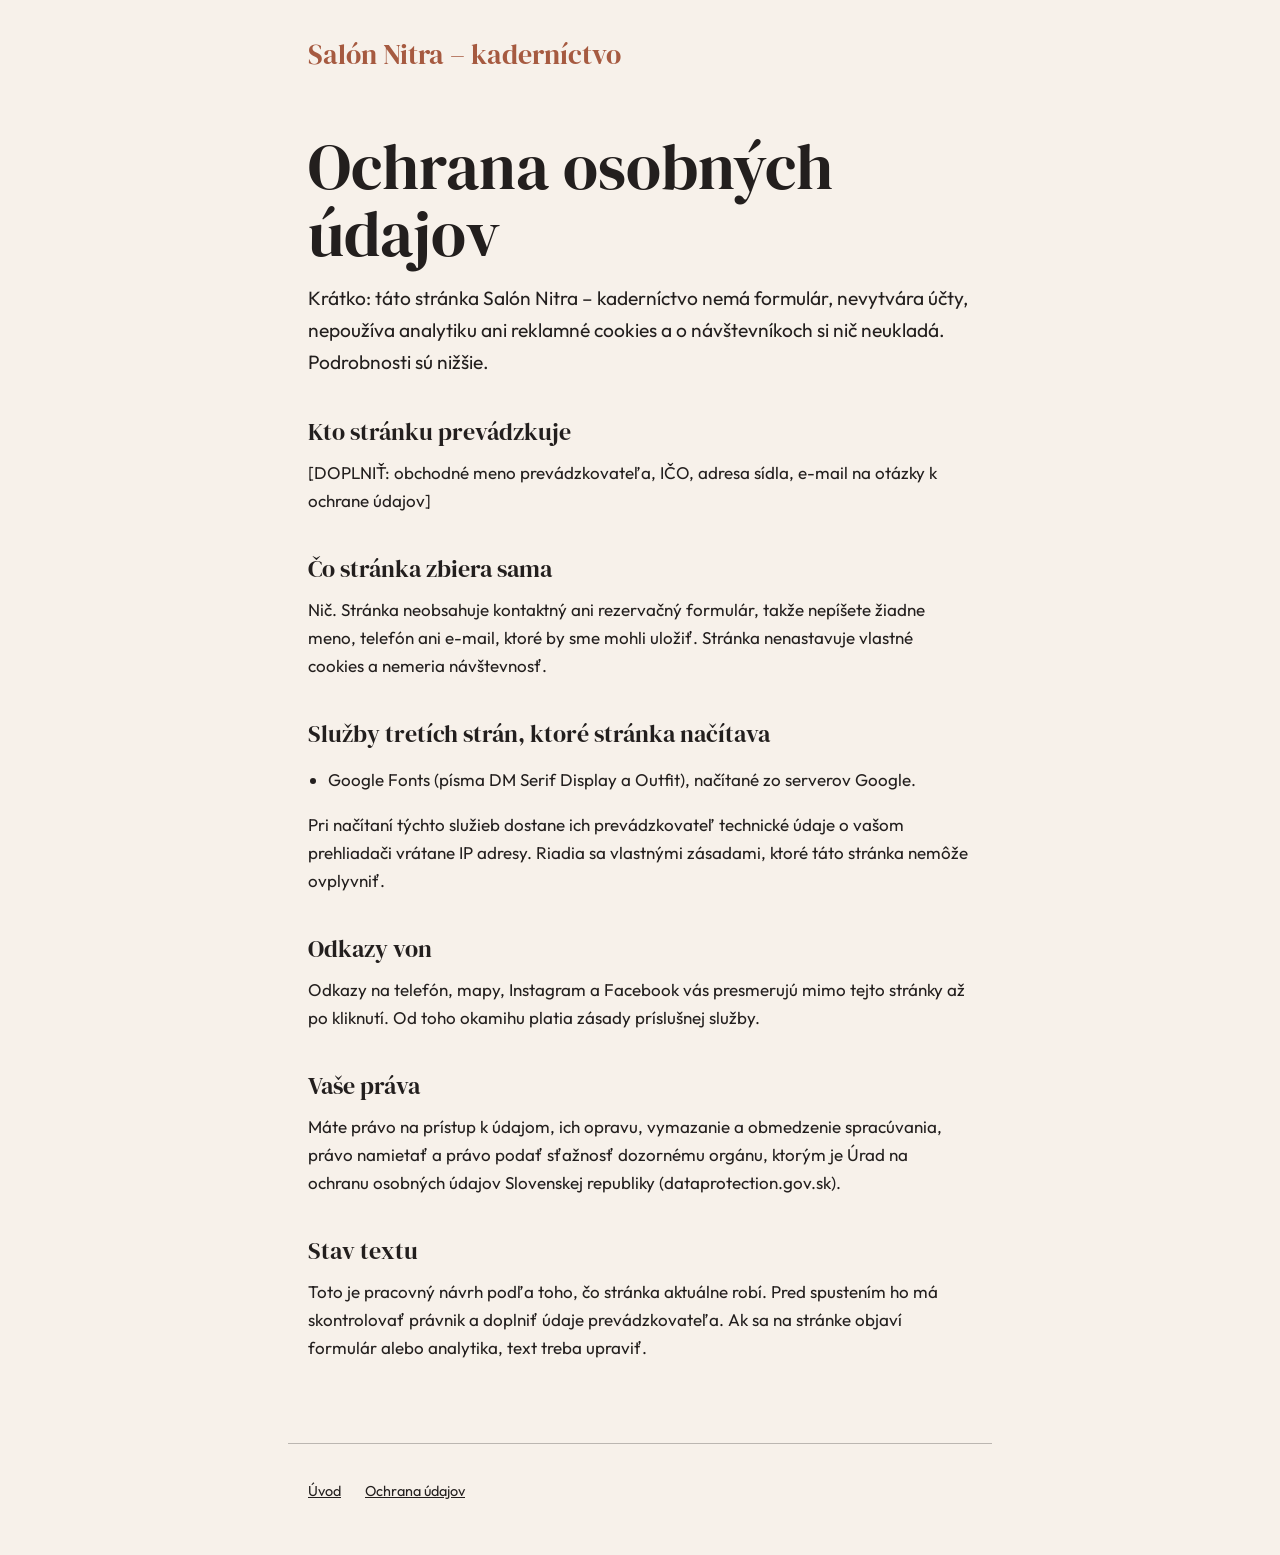
<file: ochrana-udajov.html>
<!doctype html>
<html lang="sk">
<head>
  <meta charset="utf-8">
  <meta name="viewport" content="width=device-width, initial-scale=1">
  <title>Ochrana údajov | Salón Nitra – kaderníctvo</title>
  <meta name="description" content="Aké údaje spracúva stránka Salón Nitra – kaderníctvo. Návrh na kontrolu právnikom.">
  <meta name="robots" content="noindex">
  <meta name="theme-color" content="#ecdcd0">
  <link rel="icon" href="assets/favicon.svg" type="image/svg+xml">
  <link rel="preconnect" href="https://fonts.googleapis.com">
  <link rel="preconnect" href="https://fonts.gstatic.com" crossorigin>
  <link href="https://fonts.googleapis.com/css2?family=DM+Serif+Display&family=Outfit:wght@400;500;600&display=swap" rel="stylesheet">
  <link rel="stylesheet" href="style.css">
  <link rel="stylesheet" href="page.css">
</head>
<body class="page-body">
  <main class="page">
    <a class="page-home" href="./">Salón Nitra – kaderníctvo</a>
    <div class="page-content">
      <h1>Ochrana osobných údajov</h1>
      <p class="page-lead">Krátko: táto stránka Salón Nitra – kaderníctvo nemá formulár, nevytvára účty, nepoužíva analytiku ani reklamné cookies a o návštevníkoch si nič neukladá. Podrobnosti sú nižšie.</p>

      <h2>Kto stránku prevádzkuje</h2>
      <p>[DOPLNIŤ: obchodné meno prevádzkovateľa, IČO, adresa sídla, e-mail na otázky k ochrane údajov]</p>

      <h2>Čo stránka zbiera sama</h2>
      <p>Nič. Stránka neobsahuje kontaktný ani rezervačný formulár, takže nepíšete žiadne meno, telefón ani e-mail, ktoré by sme mohli uložiť. Stránka nenastavuje vlastné cookies a nemeria návštevnosť.</p>

      <h2>Služby tretích strán, ktoré stránka načítava</h2>
      <ul>
        <li>Google Fonts (písma DM Serif Display a Outfit), načítané zo serverov Google.</li>
      </ul>
      <p>Pri načítaní týchto služieb dostane ich prevádzkovateľ technické údaje o vašom prehliadači vrátane IP adresy. Riadia sa vlastnými zásadami, ktoré táto stránka nemôže ovplyvniť.</p>

      <h2>Odkazy von</h2>
      <p>Odkazy na telefón, mapy, Instagram a Facebook vás presmerujú mimo tejto stránky až po kliknutí. Od toho okamihu platia zásady príslušnej služby.</p>

      <h2>Vaše práva</h2>
      <p>Máte právo na prístup k údajom, ich opravu, vymazanie a obmedzenie spracúvania, právo namietať a právo podať sťažnosť dozornému orgánu, ktorým je Úrad na ochranu osobných údajov Slovenskej republiky (dataprotection.gov.sk).</p>

      <h2>Stav textu</h2>
      <p>Toto je pracovný návrh podľa toho, čo stránka aktuálne robí. Pred spustením ho má skontrolovať právnik a doplniť údaje prevádzkovateľa. Ak sa na stránke objaví formulár alebo analytika, text treba upraviť.</p>

    </div>
  </main>
  <footer class="page-footer">
    <a href="./">Úvod</a>
    <a href="ochrana-udajov.html">Ochrana údajov</a>
  </footer>
</body>
</html>
</file>
<file: style.css>
:root {
  --hero-bg: var(--bg);
  --hero-ink: var(--ink);
  --display-weight: 600;
  --display-leading: 1.02;
  --display-tracking: 0;
  --display-case: none;
  --radius: 8px;
  --radius-button: 6px;
  --space-1: 0.5rem;
  --space-2: 1rem;
  --space-3: 1.5rem;
  --space-4: 2.5rem;
  --space-5: 4rem;
  --space-6: 6rem;
  --gutter: 1.25rem;
  --dock-height: 4.75rem;
  --divider-height: 2.25rem;
  --bg: #f7f1ea;
  --bg-alt: #ecdcd0;
  --ink: #231f1e;
  --ink-muted: #675b55;
  --accent: #a65a40;
  --accent-2: #2f4a43;
  --on-accent: #ffffff;
  --line: rgba(35, 31, 30, 0.28);
  --hero-bg: #ecdcd0;
  --display-weight: 400;
  --display-leading: 1.03;
  --font-display: "DM Serif Display", Georgia, serif;
  --font-body: "Outfit", "Segoe UI", sans-serif;
  --radius: 2px;
  --radius-button: 2px;
  --art-1: #a65a40;
  --art-2: #231f1e;
  --art-3: #2f4a43;
  --art-4: #f7f1ea;
  --art-5: #b98b53;
  --art-6: #fff;
}

*,
*::before,
*::after {
  box-sizing: border-box;
}

html {
  scroll-behavior: smooth;
  scroll-padding-top: 4.5rem;
}

body {
  margin: 0;
  padding-bottom: var(--dock-height);
  background: var(--bg);
  color: var(--ink);
  font-family: var(--font-body);
  font-size: 1.0625rem;
  line-height: 1.6;
}

svg {
  display: block;
  max-width: 100%;
}

a {
  color: inherit;
}

:focus-visible {
  outline: 3px solid var(--accent);
  outline-offset: 3px;
}

h1,
h2,
h3 {
  margin: 0;
  font-family: var(--font-display);
  font-weight: var(--display-weight);
  line-height: var(--display-leading);
  letter-spacing: var(--display-tracking);
  text-transform: var(--display-case);
}

h1 {
  font-size: clamp(2.5rem, 9.5vw, 5.25rem);
}

h2 {
  font-size: clamp(2.1rem, 7vw, 3.75rem);
}

p {
  margin: 0 0 1em;
}

.skip-link {
  position: absolute;
  left: var(--gutter);
  top: -4rem;
  z-index: 20;
  padding: 0.75rem 1rem;
  background: var(--accent);
  color: var(--on-accent);
}

.skip-link:focus {
  top: 0.75rem;
}

.topbar {
  display: flex;
  flex-wrap: wrap;
  align-items: center;
  justify-content: space-between;
  gap: 0.25rem var(--space-3);
  padding: 0.5rem var(--gutter);
  background: var(--hero-bg);
  color: var(--hero-ink);
}

.brand {
  display: inline-flex;
  align-items: center;
  gap: 0.6rem;
  min-height: 2.75rem;
  font-family: var(--font-display);
  font-size: var(--brand-size, 1.5rem);
  font-weight: var(--display-weight);
  letter-spacing: var(--display-tracking);
  text-transform: var(--display-case);
  text-decoration: none;
}

.brand-mark {
  flex: none;
  width: 1.9rem;
  height: 1.9rem;
}

.topbar-nav {
  display: flex;
  align-items: center;
  gap: var(--space-2);
  font-size: 0.98rem;
  font-weight: 500;
}

.topbar-nav a:not(.button) {
  display: inline-block;
  padding: 0.7rem 0.15rem;
  text-decoration: none;
}

.topbar-nav a:not(.button):hover {
  text-decoration: underline;
  text-underline-offset: 0.25em;
}

.topbar-nav .topbar-cta {
  display: none;
  min-height: 2.75rem;
}

.button {
  display: inline-flex;
  align-items: center;
  justify-content: center;
  min-height: 3.25rem;
  padding: 0.75rem var(--space-3);
  border: 2px solid var(--accent);
  border-radius: var(--radius-button);
  background: var(--accent);
  color: var(--on-accent);
  font-family: var(--font-body);
  font-weight: 700;
  text-decoration: none;
  text-align: center;
  transition: background-color 0.2s, color 0.2s, border-color 0.2s;
}

.button:hover {
  background: transparent;
  color: inherit;
}

.button-ghost {
  background: transparent;
  border-color: currentColor;
  color: inherit;
}

.button-ghost:hover {
  background: var(--accent);
  border-color: var(--accent);
  color: var(--on-accent);
}

.actions {
  display: flex;
  flex-wrap: wrap;
  gap: 0.75rem;
}

.hero {
  display: grid;
  gap: var(--space-3);
  align-items: center;
  padding: var(--space-2) var(--gutter) var(--space-5);
  background: var(--hero-bg);
  color: var(--hero-ink);
}

.hero-art {
  order: -1;
  justify-self: center;
}

.hero-art svg {
  width: auto;
  height: min(15rem, 32svh);
  max-width: 100%;
}

.hero-kicker {
  margin: 0 0 var(--space-2);
  font-size: 0.82rem;
  font-weight: 700;
  letter-spacing: 0.16em;
  text-transform: uppercase;
  opacity: 0.8;
}

.hero-lede {
  max-width: 30rem;
  margin: var(--space-2) 0;
  font-size: 1.18rem;
  line-height: 1.5;
}

.hero-rating {
  margin: 0 0 var(--space-3);
  font-size: 0.95rem;
  opacity: 0.85;
}

.hero-rating strong {
  font-family: var(--font-display);
  font-size: 1.35rem;
}

.hero .actions {
  display: none;
}

.hero--center {
  text-align: center;
}

.hero--center .hero-lede {
  margin-inline: auto;
}

.hero--center .actions {
  justify-content: center;
}

.divider {
  height: var(--divider-height);
  background: var(--bg) url("assets/motif.svg") repeat-x center / auto 100%;
}

.section-inner {
  max-width: 72rem;
  margin: 0 auto;
  padding: var(--space-5) var(--gutter);
}

.offer-intro {
  max-width: 34rem;
  margin: var(--space-2) 0 0;
  color: var(--ink-muted);
}

.offer-list {
  margin: var(--space-4) 0 0;
  padding: 0;
  list-style: none;
}

.offer-name {
  font-family: var(--font-display);
  font-weight: var(--display-weight);
  font-size: 1.6rem;
  line-height: 1.15;
  text-transform: var(--display-case);
  letter-spacing: var(--display-tracking);
}

.placeholder {
  border-bottom: 1px dashed currentColor;
  color: var(--ink-muted);
  font-family: var(--font-body);
  font-size: 0.92rem;
  font-weight: 400;
  letter-spacing: 0;
  text-transform: none;
}

.offer--menu .offer-list li {
  display: flex;
  align-items: baseline;
  gap: 0.75rem;
  padding: 0.9rem 0;
}

.offer--menu .offer-gap {
  flex: 1;
  min-width: 1rem;
  border-bottom: 2px dotted var(--line);
}

.offer--menu .offer-list {
  max-width: 44rem;
}

.offer--numbered .offer-list {
  counter-reset: item;
  border-top: 1px solid var(--line);
}

.offer--numbered .offer-list li {
  display: grid;
  grid-template-columns: 3.25rem 1fr;
  align-items: baseline;
  column-gap: var(--space-2);
  padding: var(--space-3) 0;
  border-bottom: 1px solid var(--line);
  counter-increment: item;
}

.offer--numbered .offer-list li::before {
  content: counter(item, decimal-leading-zero);
  grid-row: span 2;
  color: var(--accent-2);
  font-family: var(--font-display);
  font-size: 1.6rem;
}

.offer--numbered .offer-name {
  font-size: clamp(1.8rem, 5vw, 2.6rem);
}

.offer--numbered .placeholder {
  grid-column: 2;
  justify-self: start;
  margin-top: 0.35rem;
}

.offer--numbered .offer-gap,
.offer--tiles .offer-gap,
.offer--chips .offer-gap {
  display: none;
}

.offer--tiles .offer-list {
  display: grid;
  gap: var(--space-2);
}

.offer--tiles .offer-list li {
  padding: var(--space-3);
  border: 1px solid var(--line);
  border-top: 6px solid var(--accent);
  border-radius: var(--radius);
  background: var(--bg-alt);
}

.offer--tiles .offer-list li:nth-child(even) {
  border-top-color: var(--accent-2);
}

.offer--tiles .offer-name,
.offer--tiles .placeholder {
  display: block;
}

.offer--tiles .placeholder {
  display: inline-block;
  margin-top: 0.5rem;
}

.offer--chalk .section-inner {
  max-width: 60rem;
}

.offer--chalk .offer-board {
  margin-top: var(--space-4);
  padding: var(--space-3);
  border: 8px solid var(--board-frame);
  border-radius: var(--radius);
  background: var(--board-bg);
  color: var(--board-ink);
}

.offer--chalk .offer-list {
  margin: 0;
}

.offer--chalk .offer-list li {
  display: flex;
  align-items: baseline;
  gap: 0.75rem;
  padding: 0.8rem 0;
  border-bottom: 1px dashed rgba(255, 255, 255, 0.35);
}

.offer--chalk .offer-list li:last-child {
  border-bottom: 0;
}

.offer--chalk .offer-gap {
  flex: 1;
}

.offer--chalk .placeholder {
  color: inherit;
  opacity: 0.8;
}

.offer--chips .offer-list {
  display: flex;
  flex-wrap: wrap;
  gap: 0.75rem;
}

.offer--chips .offer-list li {
  display: flex;
  flex-direction: column;
  gap: 0.25rem;
  padding: 0.9rem 1.25rem;
  border: 2px solid var(--ink);
  border-radius: var(--radius);
}

.offer--chips .offer-list li:nth-child(3n + 2) {
  background: var(--accent);
  border-color: var(--accent);
  color: var(--on-accent);
}

.offer--chips .offer-list li:nth-child(3n + 2) .placeholder {
  color: inherit;
}

.visit {
  background: var(--bg-alt);
}

.visit-grid {
  display: grid;
  gap: var(--space-4);
  margin-top: var(--space-4);
}

.label {
  display: block;
  margin-bottom: 0.5rem;
  color: var(--ink-muted);
  font-size: 0.8rem;
  font-weight: 700;
  letter-spacing: 0.16em;
  text-transform: uppercase;
}

.visit address {
  font-style: normal;
}

.visit address p {
  margin-bottom: 0.25rem;
}

.visit p a,
.contact-links a {
  display: inline-block;
  padding: 0.55rem 0;
  font-weight: 600;
}

.visit p a {
  padding: 0.55rem 0;
}

.visit-rating strong {
  font-family: var(--font-display);
  font-size: 2.5rem;
  line-height: 1;
}

.map {
  display: block;
  width: 100%;
  height: 20rem;
  margin-top: var(--space-4);
  border: 0;
  border-radius: var(--radius);
}

.footer {
  padding: var(--space-3) var(--gutter) var(--space-4);
  background: var(--footer-bg, var(--ink));
  color: var(--footer-ink, var(--bg));
  font-size: 0.9rem;
}

.footer-links {
  display: flex;
  flex-wrap: wrap;
  gap: var(--space-3);
  margin: 0;
}

.footer-links a {
  display: inline-block;
  padding: 0.7rem 0;
}

.footer-note {
  margin: var(--space-1) 0 0;
  opacity: 0.8;
}

.dock {
  position: fixed;
  inset: auto 0 0 0;
  z-index: 15;
  display: grid;
  grid-template-columns: 1.4fr 1fr;
  gap: 0.75rem;
  padding: 0.75rem var(--gutter) calc(0.75rem + env(safe-area-inset-bottom));
  background: var(--footer-bg, var(--ink));
  color: var(--footer-ink, var(--bg));
  border-top: 1px solid var(--line);
}

@media (min-width: 48rem) {
  :root {
    --gutter: 3rem;
  }

  body {
    padding-bottom: 0;
  }

  .dock {
    display: none;
  }

  .topbar {
    padding-block: 0.75rem;
  }

  .topbar-nav .topbar-cta {
    display: inline-flex;
  }

  .hero {
    grid-template-columns: minmax(0, 1.1fr) minmax(0, 0.9fr);
    gap: var(--space-5);
    min-height: min(44rem, calc(100svh - 4.5rem));
    padding-top: var(--space-4);
  }

  .hero--center {
    grid-template-columns: minmax(0, 1fr);
    gap: var(--space-4);
    align-content: center;
  }

  .hero--center .hero-art {
    order: 0;
  }

  .hero-art {
    order: 0;
    justify-self: end;
  }

  .hero--reverse .hero-art {
    order: -1;
    justify-self: start;
  }

  .hero-art svg {
    height: min(34rem, 68svh);
  }

  .hero--center .hero-art svg {
    height: min(21rem, 36svh);
  }

  .hero .actions {
    display: flex;
  }

  .offer--tiles .offer-list {
    grid-template-columns: repeat(3, 1fr);
  }

  .visit-grid {
    grid-template-columns: repeat(3, 1fr);
    gap: var(--space-5);
  }
}

@media (min-width: 75rem) {
  :root {
    --gutter: max(4rem, calc((100vw - 76rem) / 2));
  }
}

@media (prefers-reduced-motion: reduce) {
  html {
    scroll-behavior: auto;
  }

  .button {
    transition: none;
  }
}

.hero-banner {
  grid-column: 1 / -1;
  order: -2;
  margin: calc(var(--space-2) * -1) calc(var(--gutter) * -1) 0;
}

.hero-banner {
  align-self: start;
}

.hero:has(.hero-banner) {
  align-content: start;
}

.hero-banner svg {
  display: block;
  width: 100%;
  height: auto;
}

.hero-art {
  position: relative;
}

.idea-hint {
  margin: var(--space-1) 0 0;
  font-size: 0.85rem;
  text-align: center;
  opacity: 0.75;
}

.controls {
  display: flex;
  flex-wrap: wrap;
  justify-content: center;
  gap: 0.5rem;
  margin-top: var(--space-2);
}

.control {
  min-height: 2.75rem;
  padding: 0.5rem 1rem;
  border: 2px solid currentColor;
  border-radius: var(--radius-button);
  background: transparent;
  color: inherit;
  font: inherit;
  font-size: 0.95rem;
  font-weight: 600;
  cursor: pointer;
  transition: background-color 0.2s, color 0.2s, border-color 0.2s;
}

.control:hover,
.control[aria-pressed="true"] {
  background: var(--accent);
  border-color: var(--accent);
  color: var(--on-accent);
}

@media (prefers-reduced-motion: reduce) {
  *,
  *::before,
  *::after {
    transition: none !important;
    animation: none !important;
  }

  .control[data-replay] {
    display: none;
  }
}

.art [role="button"],
.art a {
  cursor: pointer;
}

.art [role="button"]:focus-visible,
.art a:focus-visible {
  outline: 3px solid var(--accent);
  outline-offset: 4px;
}

.block {
  --s-bg: var(--bg);
  --s-ink: var(--ink);
  --s-muted: var(--ink-muted);
  --s-line: var(--line);
  --s-accent: var(--accent);
  --s-on-accent: var(--on-accent);
  position: relative;
  background: var(--s-bg);
  color: var(--s-ink);
}

.tone-alt {
  --s-bg: var(--bg-alt);
}

.tone-ink {
  --s-bg: var(--ink);
  --s-ink: var(--bg);
  --s-muted: color-mix(in srgb, var(--bg) 76%, var(--ink));
  --s-line: color-mix(in srgb, var(--bg) 26%, transparent);
  --s-accent: var(--tone-ink-accent, color-mix(in srgb, var(--accent) 55%, var(--bg)));
  --s-on-accent: var(--ink);
}

.tone-accent {
  --s-bg: var(--accent);
  --s-ink: var(--on-accent);
  --s-muted: var(--on-accent);
  --s-line: color-mix(in srgb, var(--on-accent) 36%, transparent);
  --s-accent: var(--on-accent);
  --s-on-accent: var(--accent);
}

.block-inner {
  padding: var(--space-5) var(--gutter);
}

.block-title {
  max-width: 18ch;
  font-size: clamp(2.3rem, 6.4vw, 4.75rem);
}

.block-lead {
  max-width: 38rem;
  margin: var(--space-2) 0 0;
  color: var(--s-muted);
  font-size: 1.16rem;
  line-height: 1.5;
}

.block-lead:empty {
  display: none;
}

.block-note {
  max-width: 38rem;
  margin: var(--space-3) 0 0;
  color: var(--s-muted);
  font-size: 0.9rem;
}

.block .button {
  border-color: var(--s-accent);
  background: var(--s-accent);
  color: var(--s-on-accent);
}

.block .button:hover {
  background: transparent;
  color: var(--s-ink);
}

.block .button-ghost {
  border-color: currentColor;
  background: transparent;
  color: var(--s-ink);
}

.block .button-ghost:hover {
  border-color: var(--s-accent);
  background: var(--s-accent);
  color: var(--s-on-accent);
}

.statement-text {
  max-width: 24ch;
  margin: 0;
  font-family: var(--font-display);
  font-size: clamp(2.2rem, 6.6vw, 5.4rem);
  font-weight: var(--display-weight);
  line-height: 1.04;
  letter-spacing: var(--display-tracking);
  text-transform: var(--display-case);
}

.statement-text em {
  color: var(--s-accent);
  font-style: normal;
}

.statement-facts {
  display: grid;
  gap: var(--space-3);
  margin: var(--space-4) 0 0;
  padding: var(--space-3) 0 0;
  border-top: 1px solid var(--s-line);
}

.statement-facts dt {
  margin-bottom: 0.25rem;
  color: var(--s-muted);
  font-size: 0.8rem;
  font-weight: 700;
  letter-spacing: 0.14em;
  text-transform: uppercase;
}

.statement-facts dd {
  margin: 0;
  font-family: var(--font-display);
  font-size: clamp(1.35rem, 3vw, 1.85rem);
  font-weight: var(--display-weight);
  line-height: 1.15;
}

.rows {
  margin: var(--space-4) 0 0;
  padding: 0;
  list-style: none;
  border-top: 1px solid var(--s-line);
}

.row {
  display: grid;
  gap: var(--space-1);
  padding: var(--space-3) 0;
  border-bottom: 1px solid var(--s-line);
}

.row-name {
  font-family: var(--font-display);
  font-size: clamp(1.75rem, 4.6vw, 3rem);
  font-weight: var(--display-weight);
  line-height: 1.06;
  letter-spacing: var(--display-tracking);
  text-transform: var(--display-case);
}

.row-text {
  max-width: 34rem;
  margin: 0;
  color: var(--s-muted);
}

.steps {
  display: grid;
  gap: var(--space-4);
  margin: var(--space-4) 0 0;
  padding: 0;
  list-style: none;
  counter-reset: step;
}

.step {
  position: relative;
  padding-left: 3.75rem;
  counter-increment: step;
}

.step::before {
  content: counter(step);
  position: absolute;
  top: -0.2rem;
  left: 0;
  display: grid;
  place-items: center;
  width: 2.75rem;
  height: 2.75rem;
  border-radius: var(--radius);
  background: var(--s-accent);
  color: var(--s-on-accent);
  font-family: var(--font-display);
  font-size: 1.35rem;
  font-weight: var(--display-weight);
}

.step-art {
  width: 100%;
  max-width: 13rem;
  margin-bottom: var(--space-2);
}

.step-title {
  font-size: 1.5rem;
  line-height: 1.15;
}

.step-text {
  margin: 0.4rem 0 0;
  color: var(--s-muted);
}

.week-head {
  display: grid;
  gap: var(--space-3);
}

.week-status {
  display: inline-flex;
  align-items: center;
  gap: 0.6rem;
  margin: 0;
  font-weight: 700;
}

.week-status::before {
  content: "";
  width: 0.7rem;
  height: 0.7rem;
  border-radius: 50%;
  background: var(--s-muted);
}

.week-status[data-open="true"]::before {
  background: var(--s-accent);
}

.week {
  margin: var(--space-4) 0 0;
  padding: 0;
  list-style: none;
}

.week-day {
  display: grid;
  grid-template-columns: 2.5rem minmax(0, 1fr) auto;
  align-items: center;
  gap: var(--space-2);
  min-height: 3rem;
  border-top: 1px solid var(--s-line);
}

.week-day.is-today {
  font-weight: 700;
}

.week-track {
  position: relative;
  height: 0.75rem;
  border-radius: 2px;
  background: color-mix(in srgb, var(--s-ink) 9%, transparent);
}

.week-bar {
  position: absolute;
  top: 0;
  bottom: 0;
  left: var(--from);
  width: var(--span);
  border-radius: 2px;
  background: color-mix(in srgb, var(--s-accent) 62%, var(--s-bg));
}

.week-day.is-today .week-bar {
  background: var(--s-accent);
}

.week-time {
  min-width: 6.4rem;
  font-variant-numeric: tabular-nums;
  text-align: right;
}

.notes {
  display: grid;
  gap: 0;
  margin: var(--space-4) 0 0;
  padding: 0;
  list-style: none;
  border-top: 1px solid var(--s-line);
}

.note {
  display: grid;
  gap: 0.2rem;
  padding: var(--space-2) 0;
  border-bottom: 1px solid var(--s-line);
}

.note-title {
  font-weight: 700;
}

.note-text {
  margin: 0;
  color: var(--s-muted);
}

.note-text a {
  display: inline-block;
  padding: 0.65rem 0;
  color: var(--s-ink);
  font-weight: 700;
}

.place-grid {
  display: grid;
}

.place-map {
  position: relative;
  min-height: 21rem;
  overflow: hidden;
  background: var(--bg-alt);
}

.street-map {
  position: absolute;
  inset: 0;
  width: 100%;
  height: 100%;
  max-width: none;
}

.map-street {
  font-family: var(--font-body);
  font-size: 15px;
  font-weight: 600;
  letter-spacing: 0.03em;
  paint-order: stroke;
  stroke: var(--bg);
  stroke-width: 4px;
  stroke-linejoin: round;
}

.map-pin-label {
  font-family: var(--font-display);
  font-size: 24px;
  font-weight: var(--display-weight);
  paint-order: stroke;
  stroke: var(--bg);
  stroke-width: 6px;
  stroke-linejoin: round;
}

.place-credit {
  position: absolute;
  right: 0;
  bottom: 0;
  z-index: 1;
  padding: 0.15rem 0.5rem;
  background: color-mix(in srgb, var(--s-bg) 82%, transparent);
  font-size: 0.72rem;
}

.place-copy {
  padding: var(--space-5) var(--gutter);
}

.place-copy .block-title {
  font-size: clamp(2rem, 3.6vw, 3.25rem);
}

.block-title,
.statement-text,
.closing-title,
.row-name,
.step-title {
  overflow-wrap: break-word;
  hyphens: auto;
}

.place-address {
  margin: var(--space-3) 0 0;
  font-style: normal;
  font-size: 1.2rem;
  line-height: 1.4;
}

.place-text {
  max-width: 30rem;
  margin: var(--space-2) 0 0;
  color: var(--s-muted);
}

.place-links {
  display: grid;
  justify-items: start;
  gap: 0.15rem;
  margin: var(--space-3) 0 0;
  padding: 0;
  list-style: none;
}

.place-links a {
  display: inline-block;
  padding: 0.6rem 0;
  font-weight: 700;
}

.photo-band {
  margin: 0;
}

.photo-band img {
  display: block;
  width: 100%;
  height: clamp(20rem, 62vw, 40rem);
  object-fit: cover;
}

.photo-band figcaption {
  padding: var(--space-1) var(--gutter);
  background: var(--s-bg);
  color: var(--s-muted);
  font-size: 0.8rem;
}

.closing-grid {
  display: grid;
  gap: var(--space-4);
}

.closing-title {
  max-width: 14ch;
  font-size: clamp(2.6rem, 8.6vw, 6.5rem);
}

.closing-score {
  margin: 0;
}

.closing-score strong {
  display: block;
  margin-bottom: 0.4rem;
  font-variant-numeric: lining-nums;
  font-family: var(--font-display);
  font-size: clamp(4rem, 13vw, 8.5rem);
  font-weight: var(--display-weight);
  line-height: 1;
}

.closing .actions {
  margin-top: var(--space-3);
}

.topbar-nav a:not(.button) {
  white-space: nowrap;
}

.dock {
  grid-template-columns: 1.9fr 1fr;
}

.dock .button {
  padding-inline: 0.5rem;
  font-size: clamp(0.84rem, 3.9vw, 0.98rem);
  line-height: 1.15;
}

@media (max-width: 47.99rem) {
  .topbar {
    flex-wrap: nowrap;
    gap: 0.75rem;
  }

  .brand {
    min-width: 0;
    white-space: nowrap;
  }

  .topbar-nav {
    gap: 0.7rem;
    font-size: 0.9rem;
  }

  .topbar-nav a:not(.button):nth-of-type(n + 3) {
    display: none;
  }
}

@media (min-width: 48rem) {
  .block-inner {
    padding-block: var(--space-6);
  }

  .statement-facts {
    grid-template-columns: repeat(auto-fit, minmax(11rem, 1fr));
    gap: var(--space-4);
  }

  .row {
    grid-template-columns: minmax(0, 1fr) minmax(0, 1fr);
    align-items: baseline;
    gap: var(--space-4);
  }

  .steps {
    grid-template-columns: repeat(var(--step-count, 3), minmax(0, 1fr));
    gap: var(--space-3);
  }

  .step {
    padding-left: 0;
    padding-top: 3.75rem;
  }

  .week-head {
    grid-template-columns: minmax(0, 1fr) auto;
    align-items: end;
  }

  .notes {
    grid-template-columns: repeat(2, minmax(0, 1fr));
    column-gap: var(--space-5);
  }

  .place-grid {
    grid-template-columns: minmax(0, 1.5fr) minmax(0, 1fr);
    min-height: 40rem;
  }

  .place-grid--flip .place-map {
    order: 1;
  }

  .place-copy {
    align-self: center;
    padding-left: var(--space-5);
  }

  .place-grid--flip .place-copy {
    padding-right: var(--space-5);
    padding-left: var(--gutter);
  }

  .closing-grid {
    grid-template-columns: minmax(0, 1fr) auto;
    align-items: end;
  }
}

.length-tool {
  display: grid;
  gap: var(--space-4);
  margin-top: var(--space-4);
}

.length-art {
  justify-self: center;
  width: min(17rem, 70vw);
  height: auto;
}

.length-hair {
  fill: #4a2f22;
  opacity: 0;
  transition: opacity 0.25s;
}

.length-hair.is-active {
  opacity: 1;
}

.length-range {
  width: 100%;
  min-height: 2.75rem;
  accent-color: var(--s-accent);
}

.length-name {
  font-family: var(--font-display);
  font-size: clamp(2rem, 5vw, 3.2rem);
  font-weight: var(--display-weight);
  line-height: 1.05;
}

.length-text {
  max-width: 32rem;
  min-height: 6rem;
  margin: var(--space-1) 0 0;
  color: var(--s-muted);
}

@media (min-width: 48rem) {
  .length-tool {
    grid-template-columns: minmax(0, 0.8fr) minmax(0, 1.2fr);
    align-items: center;
  }
}
.fa1{fill:var(--art-1)}
.sa1{stroke:var(--art-1);fill:none}
.fa2{fill:var(--art-2)}
.sa2{stroke:var(--art-2);fill:none}
.fa3{fill:var(--art-3)}
.sa3{stroke:var(--art-3);fill:none}
.fa4{fill:var(--art-4)}
.sa4{stroke:var(--art-4);fill:none}
.fa5{fill:var(--art-5)}
.sa5{stroke:var(--art-5);fill:none}
.fa6{fill:var(--art-6)}
.sa6{stroke:var(--art-6);fill:none}
.fn{fill:none}
.fb{fill:var(--hero-bg)}
.art-text{font-family:var(--font-display);font-weight:var(--display-weight)}
.art{stroke-linecap:round;stroke-linejoin:round}
.salon .blade {
  transform-origin: 180px 224px;
}

@media (prefers-reduced-motion: no-preference) {
.salon.is-snipping .blade-a {
  animation: snip-a 1.4s ease-in-out;
}

.salon.is-snipping .blade-b {
  animation: snip-b 1.4s ease-in-out;
}

.salon.is-snipping .hair {
  animation: hair-fall 1.4s ease-in both;
}

@keyframes snip-a {
  0%, 100% { transform: rotate(0); }
  20%, 60% { transform: rotate(10deg); }
  40%, 80% { transform: rotate(0); }
}

@keyframes snip-b {
  0%, 100% { transform: rotate(0); }
  20%, 60% { transform: rotate(-10deg); }
  40%, 80% { transform: rotate(0); }
}

@keyframes hair-fall {
  0%, 35% { opacity: 0; transform: translateY(0); }
  45% { opacity: 1; }
  100% { opacity: 0; transform: translateY(200px) rotate(20deg); }
}
}
</file>
<file: page.css>
:root {
  --page-bg: var(--bg);
  --page-ink: var(--ink);
  --page-accent: var(--accent);
  --page-accent-ink: var(--on-accent);
  --page-line: var(--line);
  --page-display-font: var(--font-display);
  --page-body-font: var(--font-body);
}

.page-body {
  min-height: 100vh;
  padding-bottom: 0;
  background: var(--page-bg);
  color: var(--page-ink);
  font-family: var(--page-body-font);
}

.page {
  max-width: 44rem;
  margin: 0 auto;
  padding: 1.5rem 1.25rem 4rem;
}

.page-home {
  display: inline-block;
  margin-bottom: 3rem;
  padding: 0.5rem 0;
  color: var(--page-accent);
  font-family: var(--page-display-font);
  font-size: 1.75rem;
  text-decoration: none;
}

.page-content h1 {
  margin-bottom: 1rem;
  font-family: var(--page-display-font);
  font-size: clamp(2.5rem, 8vw, 4rem);
  line-height: 1.05;
}

.page-content h2 {
  margin: 2.5rem 0 0.75rem;
  font-family: var(--page-display-font);
  font-size: 1.5rem;
  line-height: 1.2;
}

.page-content p,
.page-content li {
  line-height: 1.65;
}

.page-content ul {
  padding-left: 1.25rem;
}

.page-lead {
  font-size: 1.2rem;
}

.page-code {
  margin: 0;
  color: var(--page-accent);
  font-family: var(--page-display-font);
  font-size: clamp(5rem, 24vw, 10rem);
  line-height: 1;
}

.page-button {
  display: inline-flex;
  align-items: center;
  min-height: 3.25rem;
  padding: 0.75rem 1.5rem;
  background: var(--page-accent);
  color: var(--page-accent-ink);
  font-weight: 700;
  text-decoration: none;
}

.page-button:hover {
  background: var(--page-ink);
}

.page-content a:not(.page-button) {
  text-decoration-color: var(--page-accent);
  text-underline-offset: 0.2em;
}

.page-footer {
  display: flex;
  gap: 1.5rem;
  max-width: 44rem;
  margin: 0 auto;
  padding: 1.5rem 1.25rem 2.5rem;
  border-top: 1px solid var(--page-line);
  font-size: 0.9rem;
}

.page-footer a {
  display: inline-block;
  padding: 0.75rem 0;
}

.page-content p a:not(.page-button) {
  display: inline-block;
  padding: 0.5rem 0;
}
</file>
